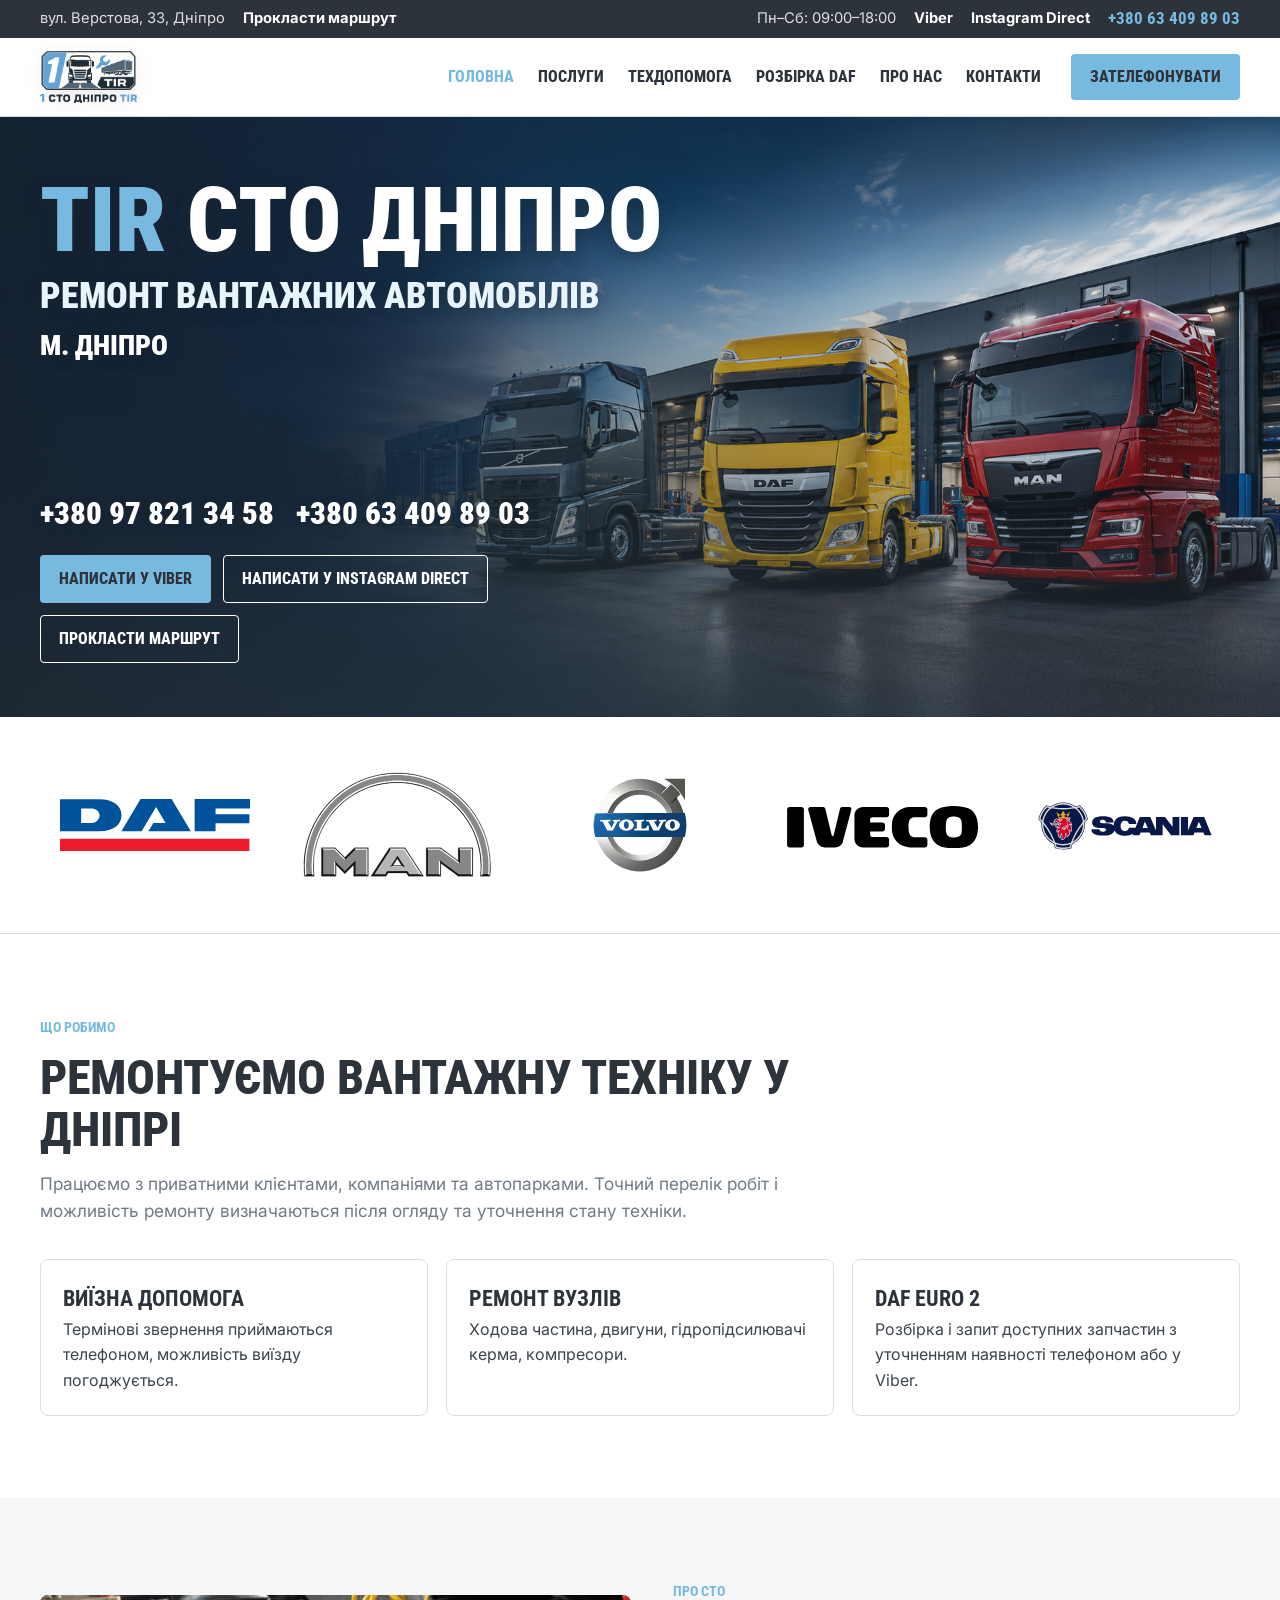
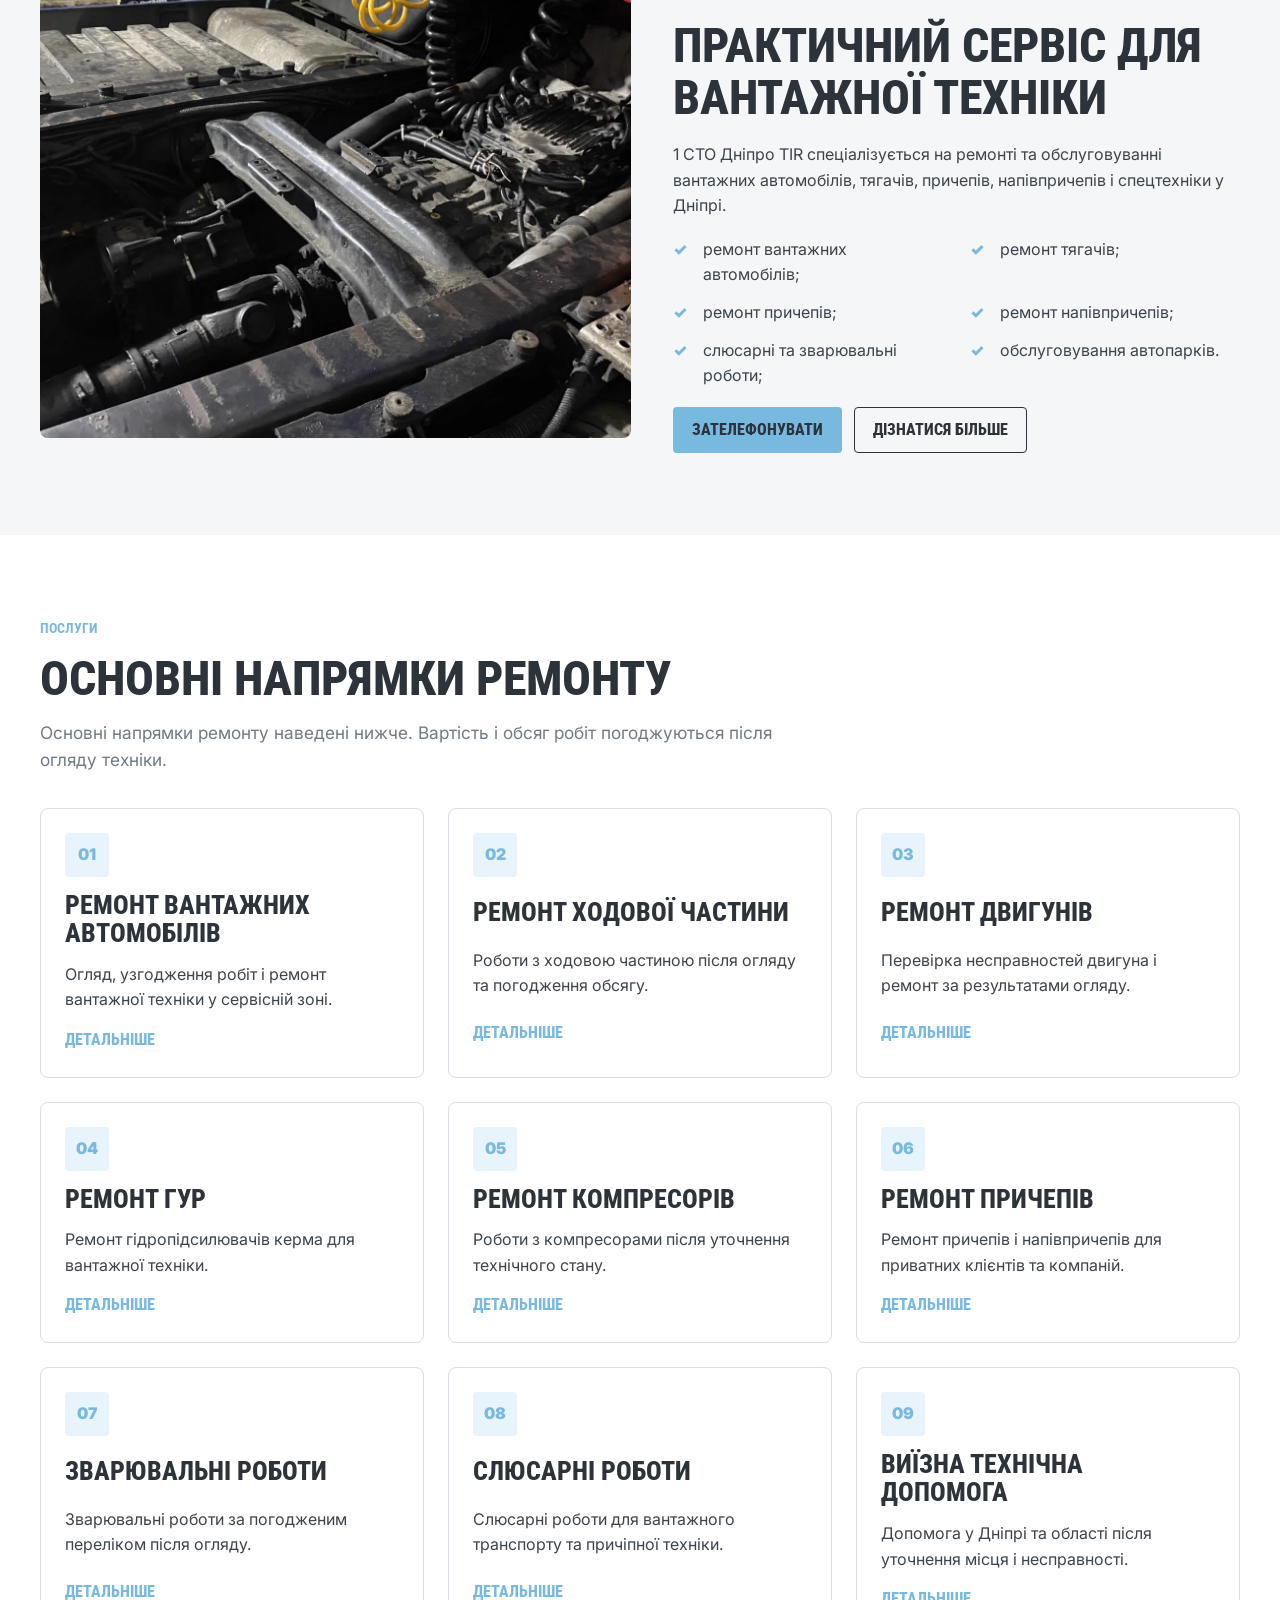
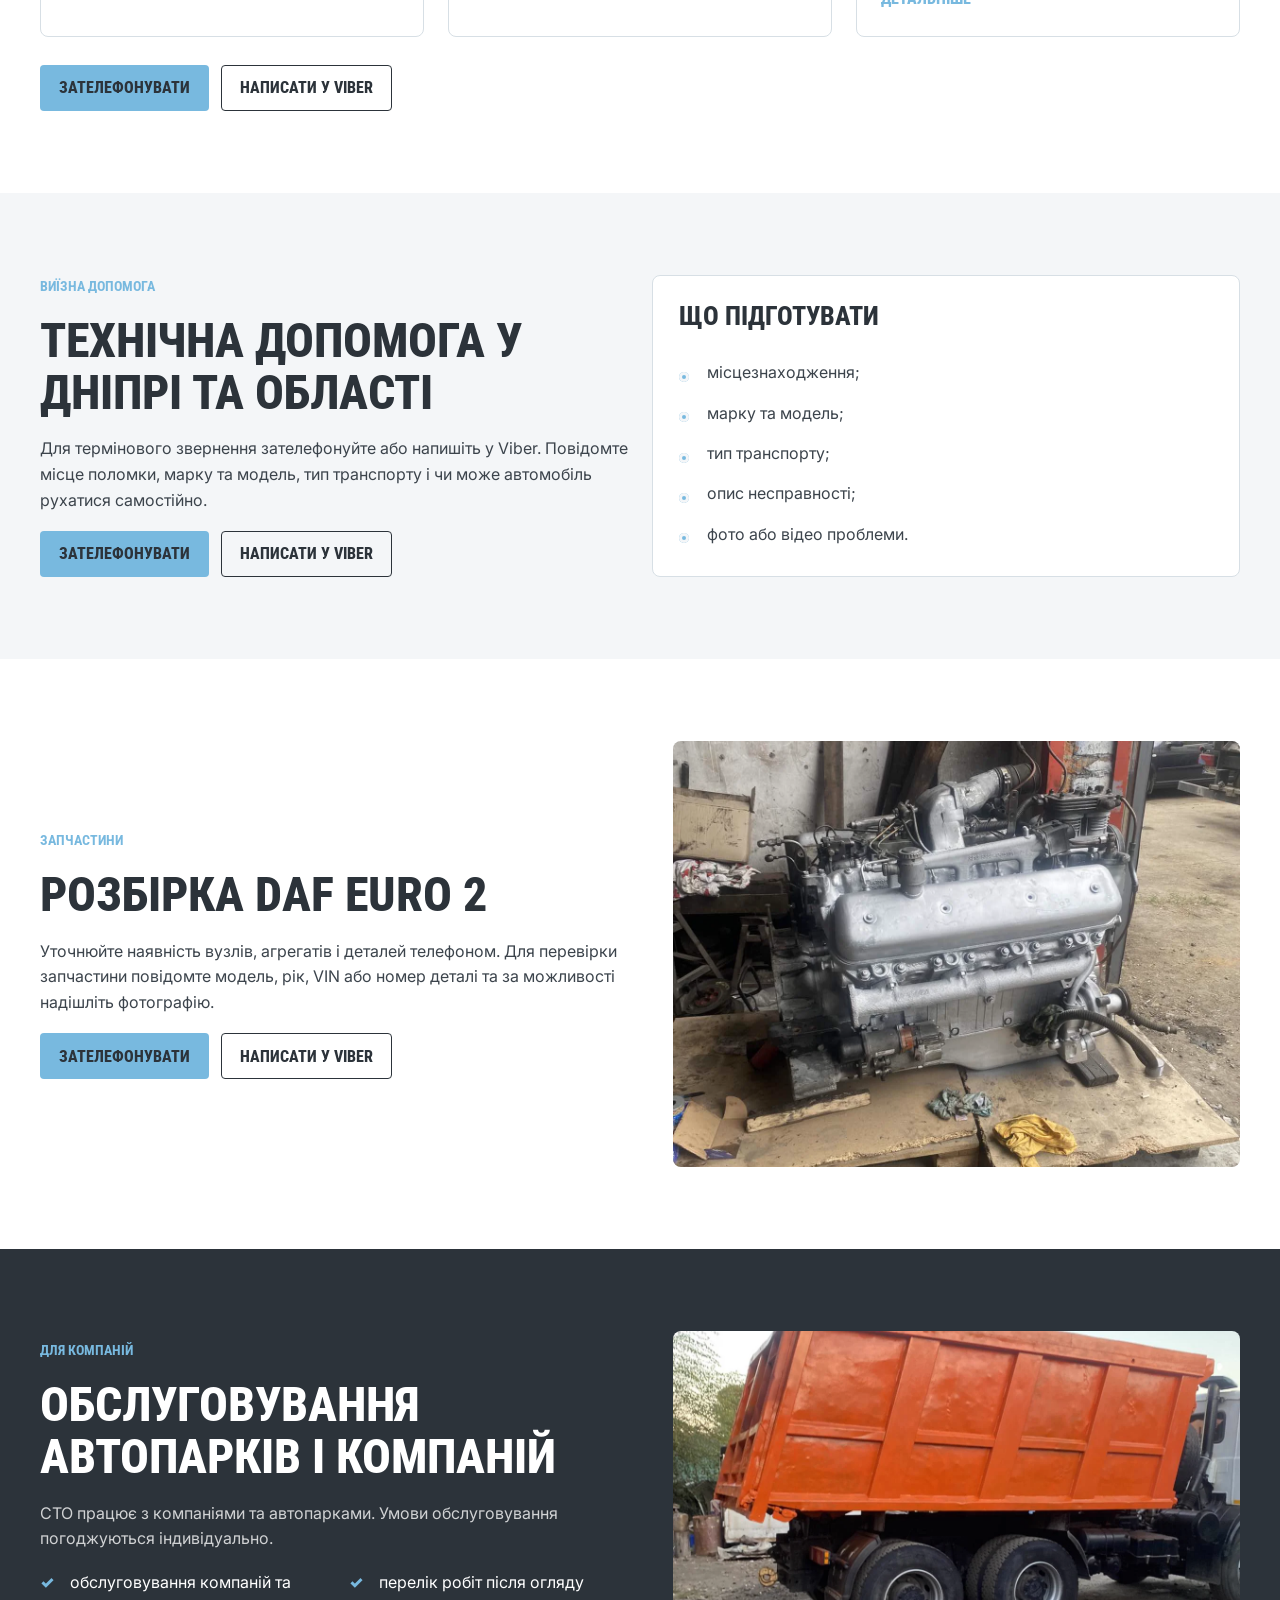
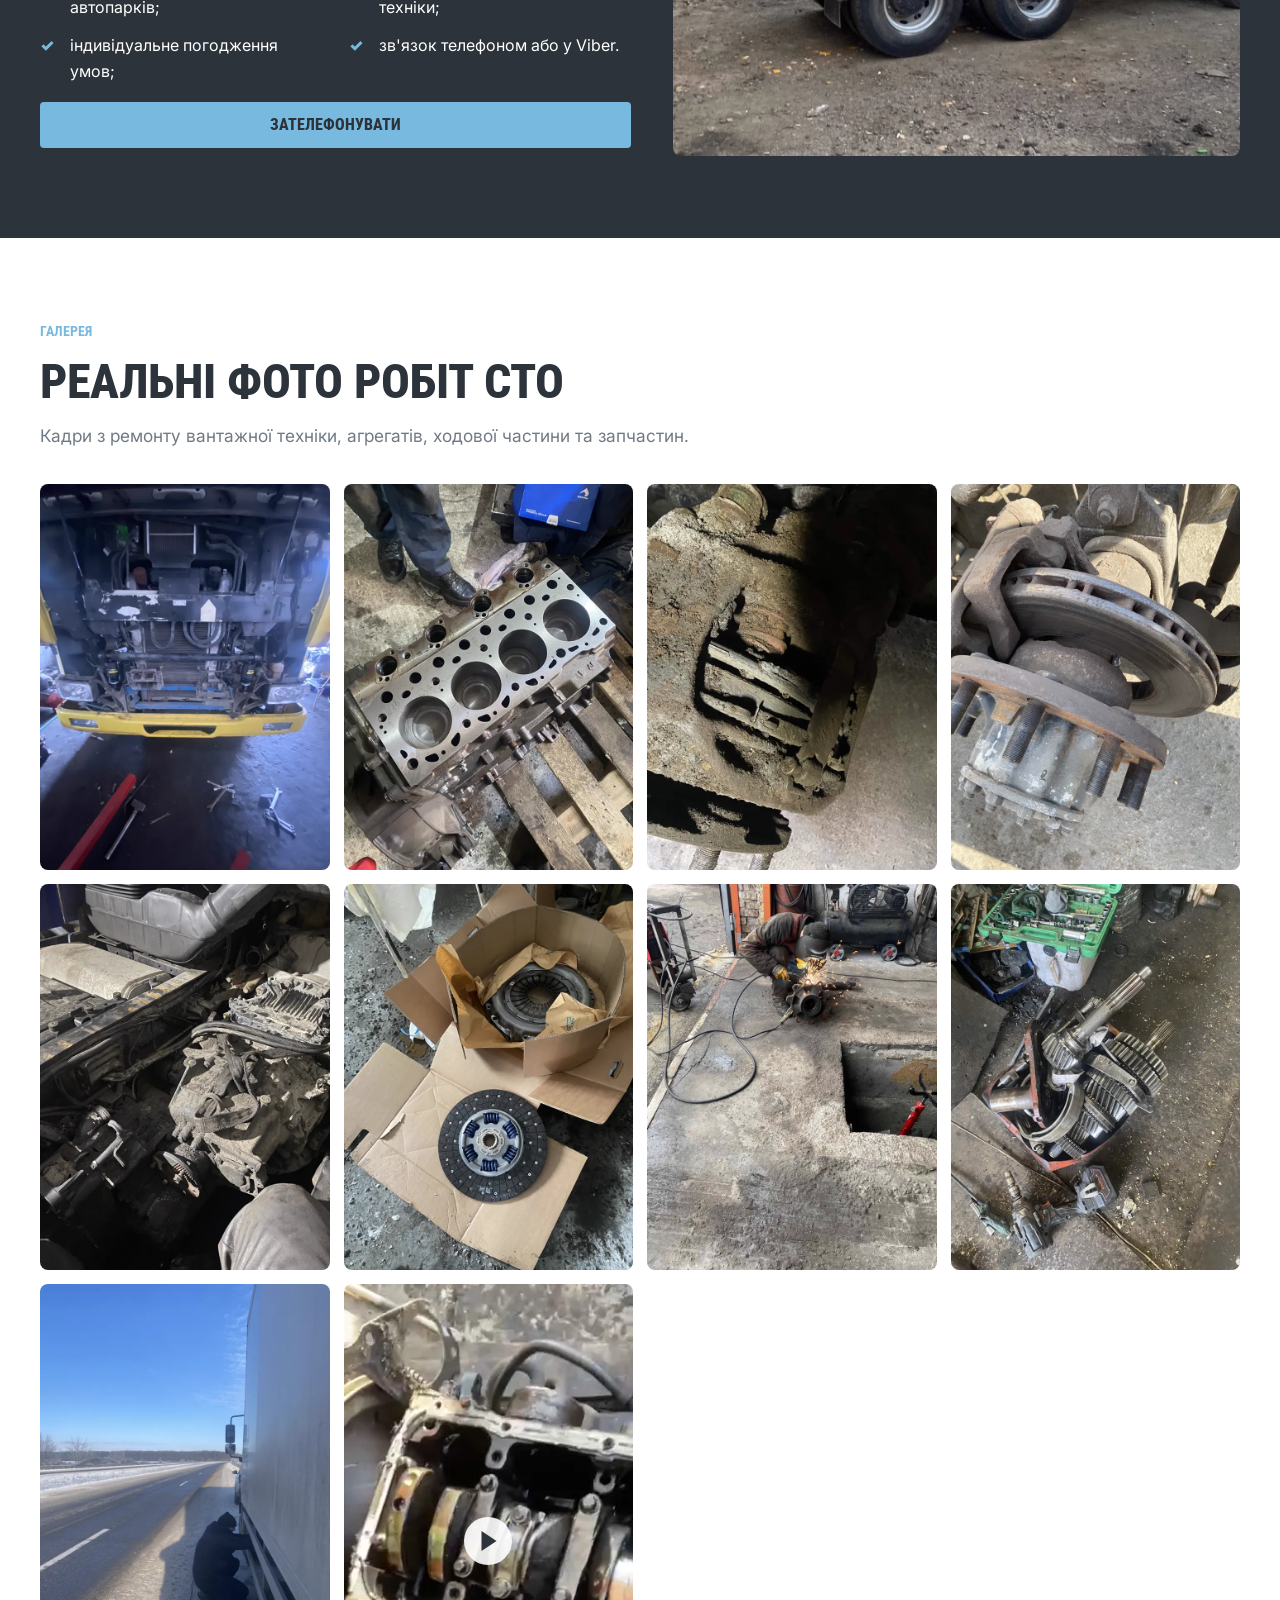
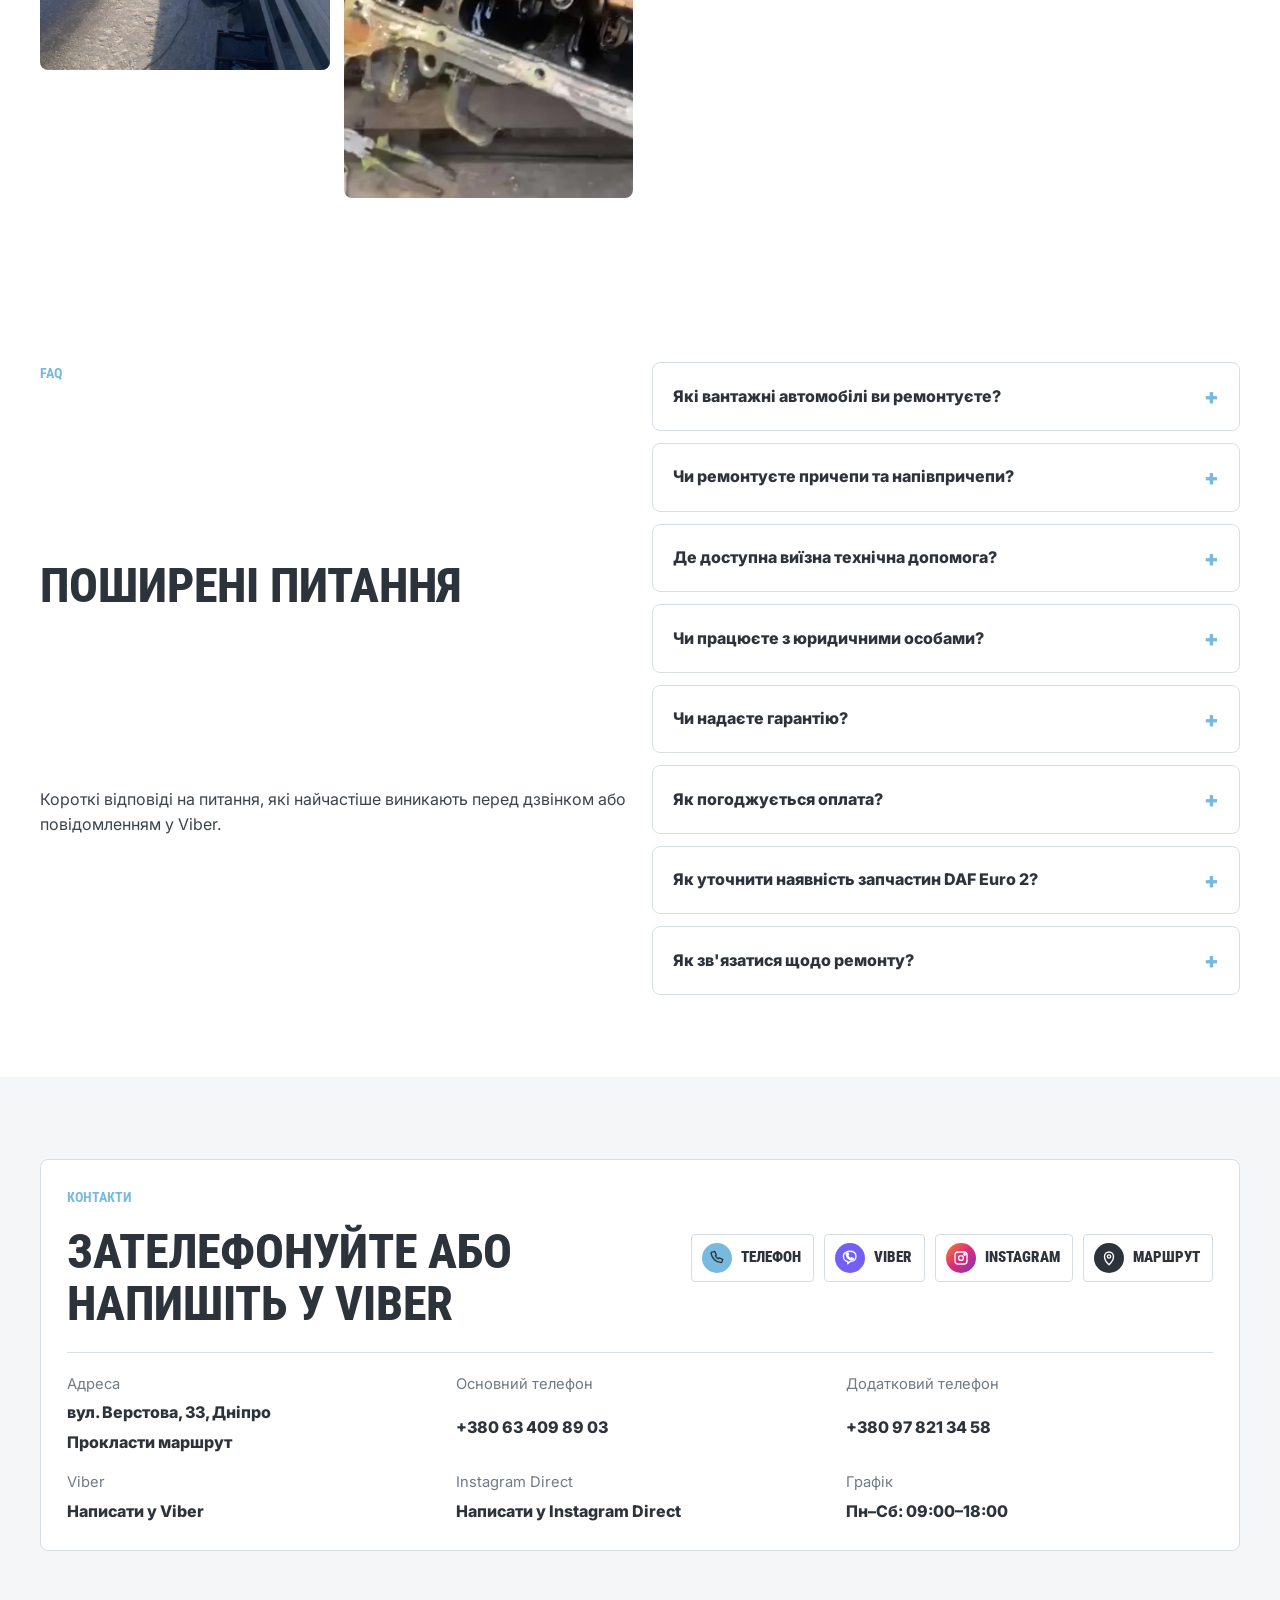
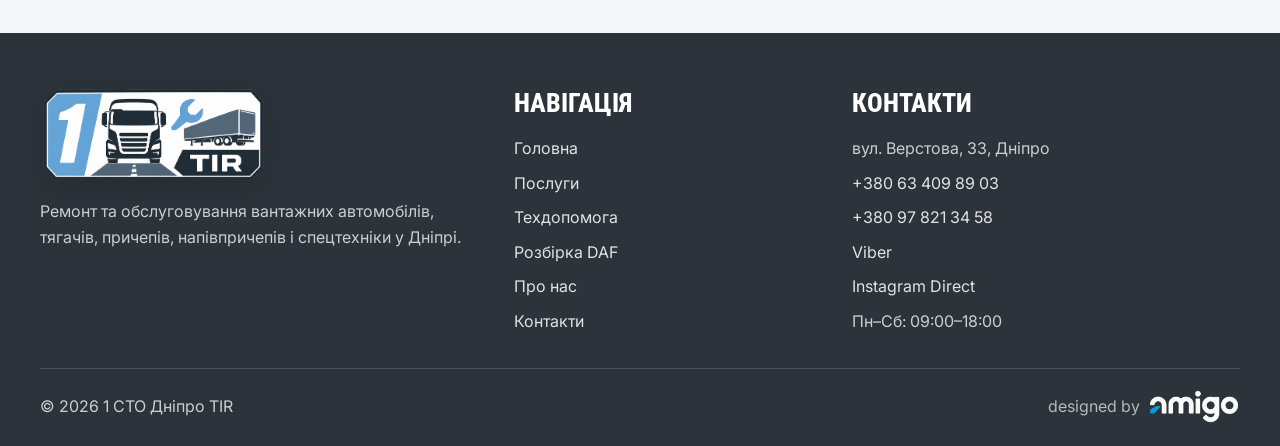
<file: index.html>
<!doctype html>
<html lang="uk">
<head>
  <meta charset="utf-8">
  <meta name="viewport" content="width=device-width, initial-scale=1">
  <title>Вантажне СТО у Дніпрі — ремонт вантажівок | 1 СТО Дніпро TIR</title>
  <meta name="description" content="Ремонт вантажівок, тягачів, причепів і напівпричепів у Дніпрі. Двигуни, ходова, гальма, трансмісія та виїзна технічна допомога.">
  <meta name="robots" content="index, follow">
  <link rel="canonical" href="https://1stodniprotir.com.ua/">
  <meta property="og:type" content="website">
  <meta property="og:locale" content="uk_UA">
  <meta property="og:site_name" content="1 СТО Дніпро TIR">
  <meta property="og:title" content="Вантажне СТО у Дніпрі — ремонт вантажівок">
  <meta property="og:description" content="Ремонт вантажівок, тягачів, причепів і напівпричепів у Дніпрі. Двигуни, ходова, гальма, трансмісія та виїзна технічна допомога.">
  <meta property="og:url" content="https://1stodniprotir.com.ua/">
  <meta property="og:image" content="https://1stodniprotir.com.ua/assets/images/hero-truck-service.png">
  <meta name="twitter:card" content="summary_large_image">
  <meta name="twitter:title" content="Вантажне СТО у Дніпрі — ремонт вантажівок">
  <meta name="twitter:description" content="Ремонт вантажівок, тягачів, причепів і напівпричепів у Дніпрі. Двигуни, ходова, гальма, трансмісія та виїзна технічна допомога.">
  <meta name="twitter:image" content="https://1stodniprotir.com.ua/assets/images/hero-truck-service.png">
  <link rel="icon" href="assets/icons/favicon.svg" type="image/svg+xml">
  <link rel="manifest" href="site.webmanifest">
  <link rel="preconnect" href="https://fonts.googleapis.com">
  <link rel="preconnect" href="https://fonts.gstatic.com" crossorigin>
  <link href="https://fonts.googleapis.com/css2?family=Inter:wght@400;600;700;800&family=Roboto+Condensed:wght@700;800;900&display=swap" rel="stylesheet">
  <link rel="stylesheet" href="assets/css/reset.css">
  <link rel="stylesheet" href="assets/css/variables.css">
  <link rel="stylesheet" href="assets/css/base.css">
  <link rel="stylesheet" href="assets/css/components.css">
  <link rel="stylesheet" href="assets/css/pages.css">
  <link rel="stylesheet" href="assets/css/responsive.css">
  <script type="module" src="assets/js/main.js"></script>
  <script type="application/ld+json">
  {
    "@context": "https://schema.org",
    "@graph": [
      {
        "@type": ["AutoRepair", "LocalBusiness"],
        "@id": "https://1stodniprotir.com.ua/#business",
        "name": "1 СТО Дніпро TIR",
        "url": "https://1stodniprotir.com.ua/",
        "logo": "https://1stodniprotir.com.ua/assets/images/logo.png",
        "image": "https://1stodniprotir.com.ua/assets/images/hero-truck-service.png",
        "telephone": ["+380634098903", "+380978213458"],
        "address": {
          "@type": "PostalAddress",
          "streetAddress": "вул. Верстова, 33",
          "addressLocality": "Дніпро",
          "addressCountry": "UA"
        },
        "openingHoursSpecification": [
          {
            "@type": "OpeningHoursSpecification",
            "dayOfWeek": ["Monday", "Tuesday", "Wednesday", "Thursday", "Friday", "Saturday"],
            "opens": "09:00",
            "closes": "18:00"
          }
        ],
        "areaServed": ["Дніпро", "Дніпропетровська область"],
        "contactPoint": [
          {
            "@type": "ContactPoint",
            "telephone": "+380634098903",
            "contactType": "Телефон",
            "areaServed": "UA",
            "availableLanguage": "uk"
          },
          {
            "@type": "ContactPoint",
            "telephone": "+380634098903",
            "contactType": "Viber",
            "areaServed": "UA",
            "availableLanguage": "uk"
          }
        ],
        "sameAs": [
          "https://www.instagram.com/tiriuzik?igsh=MTF5NTU0MGwyM3h6bw%3D%3D&utm_source=qr"
        ]
      },
      {
        "@type": "WebSite",
        "@id": "https://1stodniprotir.com.ua/#website",
        "url": "https://1stodniprotir.com.ua/",
        "name": "1 СТО Дніпро TIR",
        "inLanguage": "uk",
        "publisher": {
          "@id": "https://1stodniprotir.com.ua/#business"
        }
      },
      {
        "@type": "WebPage",
        "@id": "https://1stodniprotir.com.ua/#webpage",
        "url": "https://1stodniprotir.com.ua/",
        "name": "Вантажне СТО у Дніпрі — ремонт вантажівок",
        "description": "Ремонт вантажівок, тягачів, причепів і напівпричепів у Дніпрі. Двигуни, ходова, гальма, трансмісія та виїзна технічна допомога.",
        "isPartOf": {
          "@id": "https://1stodniprotir.com.ua/#website"
        },
        "about": {
          "@id": "https://1stodniprotir.com.ua/#business"
        },
        "inLanguage": "uk"
      },
      {
        "@type": "Service",
        "@id": "https://1stodniprotir.com.ua/#truck-repair-service",
        "name": "Ремонт вантажівок у Дніпрі",
        "serviceType": "Ремонт вантажної техніки",
        "provider": {
          "@id": "https://1stodniprotir.com.ua/#business"
        },
        "areaServed": ["Дніпро", "Дніпропетровська область"],
        "url": "https://1stodniprotir.com.ua/"
      },
      {
        "@type": "FAQPage",
        "@id": "https://1stodniprotir.com.ua/#faq",
        "mainEntity": [
          {
            "@type": "Question",
            "name": "Які вантажні автомобілі ви ремонтуєте?",
            "acceptedAnswer": {
              "@type": "Answer",
              "text": "Обслуговуємо вантажні автомобілі, тягачі, причепи, напівпричепи і спецтехніку. Основні марки: DAF, MAN, Volvo, Iveco, Scania. Можливість ремонту інших марок уточнюйте телефоном."
            }
          },
          {
            "@type": "Question",
            "name": "Чи ремонтуєте причепи та напівпричепи?",
            "acceptedAnswer": {
              "@type": "Answer",
              "text": "Так, ремонт причепів і напівпричепів входить до підтвердженого переліку послуг."
            }
          },
          {
            "@type": "Question",
            "name": "Де доступна виїзна технічна допомога?",
            "acceptedAnswer": {
              "@type": "Answer",
              "text": "У Дніпрі та Дніпропетровській області. Інші міста розглядаються в окремих випадках після попереднього погодження."
            }
          },
          {
            "@type": "Question",
            "name": "Чи працюєте з юридичними особами?",
            "acceptedAnswer": {
              "@type": "Answer",
              "text": "Так, обслуговування компаній та автопарків погоджується індивідуально телефоном."
            }
          },
          {
            "@type": "Question",
            "name": "Чи надаєте гарантію?",
            "acceptedAnswer": {
              "@type": "Answer",
              "text": "Умови гарантії, якщо вона передбачена для конкретного виду робіт, погоджуються після визначення обсягу ремонту."
            }
          },
          {
            "@type": "Question",
            "name": "Як погоджується оплата?",
            "acceptedAnswer": {
              "@type": "Answer",
              "text": "Спосіб оплати погоджується телефоном після визначення обсягу робіт."
            }
          },
          {
            "@type": "Question",
            "name": "Як уточнити наявність запчастин DAF Euro 2?",
            "acceptedAnswer": {
              "@type": "Answer",
              "text": "Зателефонуйте або надішліть запит із моделлю, роком, VIN, номером деталі та фото, якщо воно є."
            }
          },
          {
            "@type": "Question",
            "name": "Як зв'язатися щодо ремонту?",
            "acceptedAnswer": {
              "@type": "Answer",
              "text": "Зателефонуйте за основним номером, напишіть у Viber або Instagram Direct."
            }
          }
        ]
      }
    ]
  }
  </script>
</head>
<body data-page="home">
  <a class="skip-link" href="#main">Перейти до змісту</a>
  <div class="topbar">
    <div class="container topbar__inner">
      <div class="topbar__group">
        <span data-config="address">вул. Верстова, 33, Дніпро</span>
        <a href="#" data-map-link target="_blank" rel="noopener">Прокласти маршрут</a>
      </div>
      <div class="topbar__group">
        <span data-config="schedule">Пн–Сб: 09:00–18:00</span>
        <a href="#" data-viber-link>Viber</a>
        <span data-optional-instagram><a href="#" data-instagram-link target="_blank" rel="noopener">Instagram Direct</a></span>
        <a class="topbar__phone" href="tel:+380634098903" data-phone-primary>+380 63 409 89 03</a>
      </div>
    </div>
  </div>
  <header class="site-header" data-header>
    <div class="container site-header__inner">
      <a class="site-logo" href="index.html" aria-label="1 СТО Дніпро TIR - головна сторінка"><img class="site-logo__image" src="assets/images/logo.png" alt="1 СТО Дніпро TIR" width="1166" height="627"></a>
      <button class="menu-toggle" type="button" aria-label="Відкрити меню" aria-expanded="false" data-menu-toggle>
        <span class="menu-toggle__lines" aria-hidden="true"></span>
      </button>
      <nav class="site-nav" aria-label="Головна навігація" data-site-nav>
        <ul class="site-nav__list">
          <li><a class="site-nav__link" href="index.html" data-nav-link="home">Головна</a></li>
          <li><a class="site-nav__link" href="poslugy.html" data-nav-link="services">Послуги</a></li>
          <li><a class="site-nav__link" href="vyizdna-tehdopomoga.html" data-nav-link="roadside">Техдопомога</a></li>
          <li><a class="site-nav__link" href="rozbirka-daf.html" data-nav-link="daf">Розбірка DAF</a></li>
          <li><a class="site-nav__link" href="pro-nas.html" data-nav-link="about">Про нас</a></li>
          <li><a class="site-nav__link" href="kontakty.html" data-nav-link="contacts">Контакти</a></li>
        </ul>
        <a class="btn btn--primary" href="tel:+380634098903" data-phone-primary>Зателефонувати</a>
      </nav>
    </div>
  </header>

  <main id="main">
    <section class="hero hero--poster">
      <img class="hero__image" src="assets/images/hero-truck-service.png" width="1774" height="887" alt="Вантажівка у ремонтному боксі СТО у Дніпрі">
      <div class="container hero__content">
        <div class="hero__poster-head">
          <h1 class="hero__brand"><span>TIR</span> СТО ДНІПРО</h1>
          <p class="hero__headline-note">Ремонт вантажних автомобілів</p>
          <strong class="hero__city">м. Дніпро</strong>
        </div>
        <div class="hero__poster-contact">
          <div class="hero__phones">
            <a class="hero__phone" href="tel:+380978213458" data-phone-secondary>+380 97 821 34 58</a>
            <a class="hero__phone" href="tel:+380634098903" data-phone-primary>+380 63 409 89 03</a>
          </div>
          <div class="hero__actions">
            <a class="btn btn--primary" href="#" data-viber-link aria-label="Написати у Viber">Написати у Viber</a>
            <span data-optional-instagram><a class="btn btn--ghost" href="#" data-instagram-link target="_blank" rel="noopener" aria-label="Написати у Instagram Direct">Написати у Instagram Direct</a></span>
            <a class="btn btn--ghost" href="#" data-map-link target="_blank" rel="noopener">Прокласти маршрут</a>
          </div>
        </div>
      </div>
    </section>

    <section class="brand-strip" aria-label="Марки вантажівок">
      <div class="container">
        <div class="brand-strip__inner">
          <div class="brand-strip__item" aria-label="DAF"><img src="assets/images/brands/daf.svg" width="150" height="64" loading="lazy" alt="DAF"></div>
          <div class="brand-strip__item" aria-label="MAN"><img src="assets/images/brands/man.svg" width="150" height="64" loading="lazy" alt="MAN"></div>
          <div class="brand-strip__item" aria-label="Volvo"><img src="assets/images/brands/volvo.svg" width="150" height="64" loading="lazy" alt="Volvo"></div>
          <div class="brand-strip__item" aria-label="Iveco"><img src="assets/images/brands/iveco.svg" width="150" height="64" loading="lazy" alt="Iveco"></div>
          <div class="brand-strip__item" aria-label="Scania"><img src="assets/images/brands/scania.svg" width="150" height="64" loading="lazy" alt="Scania"></div>
        </div>
      </div>
    </section>

    <section class="section">
      <div class="container">
        <div class="section__head reveal">
          <span class="section__eyebrow">Що робимо</span>
          <h2>Ремонтуємо вантажну техніку у Дніпрі</h2>
          <p class="lead">Працюємо з приватними клієнтами, компаніями та автопарками. Точний перелік робіт і можливість ремонту визначаються після огляду та уточнення стану техніки.</p>
        </div>
        <div class="stats-row reveal">
          <div class="stat"><strong>Виїзна допомога</strong><p>Термінові звернення приймаються телефоном, можливість виїзду погоджується.</p></div>
          <div class="stat"><strong>Ремонт вузлів</strong><p>Ходова частина, двигуни, гідропідсилювачі керма, компресори.</p></div>
          <div class="stat"><strong>DAF Euro 2</strong><p>Розбірка і запит доступних запчастин з уточненням наявності телефоном або у Viber.</p></div>
        </div>
      </div>
    </section>

    <section class="section section--light">
      <div class="container media-block">
        <div class="media-block__image reveal">
          <img src="assets/images/real/full/truck-service-01.webp" width="1200" height="1600" loading="lazy" alt="Ремонт вантажівки у сервісній зоні СТО у Дніпрі">
        </div>
        <div class="stack reveal">
          <span class="section__eyebrow">Про СТО</span>
          <h2>Практичний сервіс для вантажної техніки</h2>
          <p>1 СТО Дніпро TIR спеціалізується на ремонті та обслуговуванні вантажних автомобілів, тягачів, причепів, напівпричепів і спецтехніки у Дніпрі.</p>
          <ul class="check-list">
            <li>ремонт вантажних автомобілів;</li>
            <li>ремонт тягачів;</li>
            <li>ремонт причепів;</li>
            <li>ремонт напівпричепів;</li>
            <li>слюсарні та зварювальні роботи;</li>
            <li>обслуговування автопарків.</li>
          </ul>
          <div class="cta-row">
            <a class="btn btn--primary" href="tel:+380634098903" data-phone-primary>Зателефонувати</a>
            <a class="btn btn--ghost" href="pro-nas.html">Дізнатися більше</a>
          </div>
        </div>
      </div>
    </section>

    <section class="section">
      <div class="container">
        <div class="section__head reveal">
          <span class="section__eyebrow">Послуги</span>
          <h2>Основні напрямки ремонту</h2>
          <p class="lead">Основні напрямки ремонту наведені нижче. Вартість і обсяг робіт погоджуються після огляду техніки.</p>
        </div>
        <div class="grid grid--3 reveal">
          <article class="card"><span class="card__icon">01</span><h3>Ремонт вантажних автомобілів</h3><p>Огляд, узгодження робіт і ремонт вантажної техніки у сервісній зоні.</p><a href="poslugy.html" aria-label="Детальніше про ремонт вантажних автомобілів">Детальніше</a></article>
          <article class="card"><span class="card__icon">02</span><h3>Ремонт ходової частини</h3><p>Роботи з ходовою частиною після огляду та погодження обсягу.</p><a href="poslugy.html" aria-label="Детальніше про ремонт ходової частини">Детальніше</a></article>
          <article class="card"><span class="card__icon">03</span><h3>Ремонт двигунів</h3><p>Перевірка несправностей двигуна і ремонт за результатами огляду.</p><a href="poslugy.html" aria-label="Детальніше про ремонт двигунів">Детальніше</a></article>
          <article class="card"><span class="card__icon">04</span><h3>Ремонт ГУР</h3><p>Ремонт гідропідсилювачів керма для вантажної техніки.</p><a href="poslugy.html" aria-label="Детальніше про ремонт ГУР вантажівок">Детальніше</a></article>
          <article class="card"><span class="card__icon">05</span><h3>Ремонт компресорів</h3><p>Роботи з компресорами після уточнення технічного стану.</p><a href="poslugy.html" aria-label="Детальніше про ремонт компресорів">Детальніше</a></article>
          <article class="card"><span class="card__icon">06</span><h3>Ремонт причепів</h3><p>Ремонт причепів і напівпричепів для приватних клієнтів та компаній.</p><a href="poslugy.html" aria-label="Детальніше про ремонт причепів і напівпричепів">Детальніше</a></article>
          <article class="card"><span class="card__icon">07</span><h3>Зварювальні роботи</h3><p>Зварювальні роботи за погодженим переліком після огляду.</p><a href="poslugy.html" aria-label="Детальніше про зварювальні роботи">Детальніше</a></article>
          <article class="card"><span class="card__icon">08</span><h3>Слюсарні роботи</h3><p>Слюсарні роботи для вантажного транспорту та причіпної техніки.</p><a href="poslugy.html" aria-label="Детальніше про слюсарні роботи">Детальніше</a></article>
          <article class="card"><span class="card__icon">09</span><h3>Виїзна технічна допомога</h3><p>Допомога у Дніпрі та області після уточнення місця і несправності.</p><a href="vyizdna-tehdopomoga.html" aria-label="Детальніше про виїзну технічну допомогу">Детальніше</a></article>
        </div>
        <div class="cta-row section-cta">
          <a class="btn btn--primary" href="tel:+380634098903" data-phone-primary>Зателефонувати</a>
          <a class="btn btn--ghost" href="#" data-viber-link>Написати у Viber</a>
        </div>
      </div>
    </section>

    <section class="section section--light">
      <div class="container grid grid--2">
        <div class="stack reveal">
          <span class="section__eyebrow">Виїзна допомога</span>
          <h2>Технічна допомога у Дніпрі та області</h2>
          <p>Для термінового звернення зателефонуйте або напишіть у Viber. Повідомте місце поломки, марку та модель, тип транспорту і чи може автомобіль рухатися самостійно.</p>
          <div class="cta-row">
            <a class="btn btn--primary" href="tel:+380634098903" data-phone-primary>Зателефонувати</a>
            <a class="btn btn--ghost" href="#" data-viber-link>Написати у Viber</a>
          </div>
        </div>
        <div class="contacts-panel reveal">
          <h3>Що підготувати</h3>
          <ul class="text-list">
            <li>місцезнаходження;</li>
            <li>марку та модель;</li>
            <li>тип транспорту;</li>
            <li>опис несправності;</li>
            <li>фото або відео проблеми.</li>
          </ul>
        </div>
      </div>
    </section>

    <section class="section">
      <div class="container media-block">
        <div class="stack reveal">
          <span class="section__eyebrow">Запчастини</span>
          <h2>Розбірка DAF Euro 2</h2>
          <p>Уточнюйте наявність вузлів, агрегатів і деталей телефоном. Для перевірки запчастини повідомте модель, рік, VIN або номер деталі та за можливості надішліть фотографію.</p>
          <div class="cta-row">
            <a class="btn btn--primary" href="tel:+380634098903" data-phone-primary>Зателефонувати</a>
            <a class="btn btn--ghost" href="#" data-viber-link>Написати у Viber</a>
          </div>
        </div>
        <div class="media-block__image reveal">
          <img src="assets/images/real/full/daf-parts-01.webp" width="1200" height="1600" loading="lazy" alt="Двигун та агрегати DAF Euro 2 для розбірки">
        </div>
      </div>
    </section>

    <section class="section section--dark">
      <div class="container media-block">
        <div class="stack reveal">
          <span class="section__eyebrow">Для компаній</span>
          <h2>Обслуговування автопарків і компаній</h2>
          <p>СТО працює з компаніями та автопарками. Умови обслуговування погоджуються індивідуально.</p>
          <ul class="check-list">
            <li>обслуговування компаній та автопарків;</li>
            <li>перелік робіт після огляду техніки;</li>
            <li>індивідуальне погодження умов;</li>
            <li>зв'язок телефоном або у Viber.</li>
          </ul>
          <a class="btn btn--primary" href="tel:+380634098903" data-phone-primary>Зателефонувати</a>
        </div>
        <div class="media-block__image reveal">
          <img src="assets/images/real/full/truck-yard-01.webp" width="1200" height="1600" loading="lazy" alt="Вантажний автомобіль на території СТО у Дніпрі">
        </div>
      </div>
    </section>

    <section class="section">
      <div class="container">
        <div class="section__head reveal">
          <span class="section__eyebrow">Галерея</span>
          <h2>Реальні фото робіт СТО</h2>
          <p class="lead">Кадри з ремонту вантажної техніки, агрегатів, ходової частини та запчастин.</p>
        </div>
        <div class="gallery reveal">
          <button class="gallery__button" type="button" data-lightbox-src="assets/images/real/full/truck-service-02.webp" data-lightbox-alt="Вантажівка з відкритою передньою частиною на ремонті" aria-label="Відкрити фото ремонту вантажівки"><img src="assets/images/real/thumbs/truck-service-02.webp" width="700" height="934" loading="lazy" alt="Вантажівка з відкритою передньою частиною на ремонті"></button>
          <button class="gallery__button" type="button" data-lightbox-src="assets/images/real/full/truck-engine-repair-01.webp" data-lightbox-alt="Ремонт блока двигуна вантажного автомобіля" aria-label="Відкрити фото ремонту двигуна"><img src="assets/images/real/thumbs/truck-engine-repair-01.webp" width="700" height="934" loading="lazy" alt="Ремонт блока двигуна вантажного автомобіля"></button>
          <button class="gallery__button" type="button" data-lightbox-src="assets/images/real/full/truck-brake-repair-01.webp" data-lightbox-alt="Гальмівний супорт вантажного автомобіля" aria-label="Відкрити фото гальмівного вузла"><img src="assets/images/real/thumbs/truck-brake-repair-01.webp" width="700" height="934" loading="lazy" alt="Гальмівний супорт вантажного автомобіля"></button>
          <button class="gallery__button" type="button" data-lightbox-src="assets/images/real/full/truck-suspension-repair-01.webp" data-lightbox-alt="Гальмівний диск і маточина вантажного автомобіля" aria-label="Відкрити фото ремонту ходової частини"><img src="assets/images/real/thumbs/truck-suspension-repair-01.webp" width="700" height="934" loading="lazy" alt="Гальмівний диск і маточина вантажного автомобіля"></button>
          <button class="gallery__button" type="button" data-lightbox-src="assets/images/real/full/truck-transmission-repair-01.webp" data-lightbox-alt="Коробка передач вантажного автомобіля під час ремонту" aria-label="Відкрити фото ремонту трансмісії"><img src="assets/images/real/thumbs/truck-transmission-repair-01.webp" width="700" height="934" loading="lazy" alt="Коробка передач вантажного автомобіля під час ремонту"></button>
          <button class="gallery__button" type="button" data-lightbox-src="assets/images/real/full/truck-clutch-parts-01.webp" data-lightbox-alt="Деталі зчеплення вантажного автомобіля" aria-label="Відкрити фото деталей зчеплення"><img src="assets/images/real/thumbs/truck-clutch-parts-01.webp" width="700" height="934" loading="lazy" alt="Деталі зчеплення вантажного автомобіля"></button>
          <button class="gallery__button" type="button" data-lightbox-src="assets/images/real/full/truck-welding-repair-01.webp" data-lightbox-alt="Зварювальні роботи під час ремонту вантажної техніки" aria-label="Відкрити фото зварювальних робіт"><img src="assets/images/real/thumbs/truck-welding-repair-01.webp" width="700" height="934" loading="lazy" alt="Зварювальні роботи під час ремонту вантажної техніки"></button>
          <button class="gallery__button" type="button" data-lightbox-src="assets/images/real/full/truck-spare-parts-02.webp" data-lightbox-alt="Агрегати та запчастини вантажної техніки" aria-label="Відкрити фото запчастин"><img src="assets/images/real/thumbs/truck-spare-parts-02.webp" width="700" height="934" loading="lazy" alt="Агрегати та запчастини вантажної техніки"></button>
          <button class="gallery__button" type="button" data-lightbox-src="assets/images/real/full/roadside-support-01.webp" data-lightbox-alt="Вантажівка на дорозі під час виїзної технічної допомоги" aria-label="Відкрити фото виїзної технічної допомоги"><img src="assets/images/real/thumbs/roadside-support-01.webp" width="700" height="934" loading="lazy" alt="Вантажівка на дорозі під час виїзної технічної допомоги"></button>
          <button class="gallery__button gallery__button--tall gallery__button--video" type="button" data-lightbox-type="video" data-lightbox-src="assets/videos/real/truck-engine-repair-video-01.mp4" data-lightbox-alt="Відео ремонту двигуна вантажного автомобіля" aria-label="Відкрити відео ремонту двигуна"><img src="assets/images/real/thumbs/truck-engine-repair-video-01.webp" width="320" height="568" loading="lazy" alt="Відео ремонту двигуна вантажного автомобіля"><span class="gallery__play" aria-hidden="true"></span></button>
        </div>
      </div>
    </section>

    <section class="section">
      <div class="container grid grid--2">
        <div class="stack reveal">
          <span class="section__eyebrow">FAQ</span>
          <h2>Поширені питання</h2>
          <p>Короткі відповіді на питання, які найчастіше виникають перед дзвінком або повідомленням у Viber.</p>
        </div>
        <div class="faq reveal" data-faq>
          <div class="faq__item"><button class="faq__button" type="button" data-faq-button>Які вантажні автомобілі ви ремонтуєте?</button><div class="faq__panel"><div class="faq__content"><p>Обслуговуємо вантажні автомобілі, тягачі, причепи, напівпричепи і спецтехніку. Основні марки: DAF, MAN, Volvo, Iveco, Scania. Можливість ремонту інших марок уточнюйте телефоном.</p></div></div></div>
          <div class="faq__item"><button class="faq__button" type="button" data-faq-button>Чи ремонтуєте причепи та напівпричепи?</button><div class="faq__panel"><div class="faq__content"><p>Так, ремонт причепів і напівпричепів входить до підтвердженого переліку послуг.</p></div></div></div>
          <div class="faq__item"><button class="faq__button" type="button" data-faq-button>Де доступна виїзна технічна допомога?</button><div class="faq__panel"><div class="faq__content"><p>У Дніпрі та Дніпропетровській області. Інші міста розглядаються в окремих випадках після попереднього погодження.</p></div></div></div>
          <div class="faq__item"><button class="faq__button" type="button" data-faq-button>Чи працюєте з юридичними особами?</button><div class="faq__panel"><div class="faq__content"><p>Так, обслуговування компаній та автопарків погоджується індивідуально телефоном.</p></div></div></div>
          <div class="faq__item"><button class="faq__button" type="button" data-faq-button>Чи надаєте гарантію?</button><div class="faq__panel"><div class="faq__content"><p>Умови гарантії, якщо вона передбачена для конкретного виду робіт, погоджуються після визначення обсягу ремонту.</p></div></div></div>
          <div class="faq__item"><button class="faq__button" type="button" data-faq-button>Як погоджується оплата?</button><div class="faq__panel"><div class="faq__content"><p>Спосіб оплати погоджується телефоном після визначення обсягу робіт.</p></div></div></div>
          <div class="faq__item"><button class="faq__button" type="button" data-faq-button>Як уточнити наявність запчастин DAF Euro 2?</button><div class="faq__panel"><div class="faq__content"><p>Зателефонуйте або надішліть запит із моделлю, роком, VIN, номером деталі та фото, якщо воно є.</p></div></div></div>
          <div class="faq__item"><button class="faq__button" type="button" data-faq-button>Як зв'язатися щодо ремонту?</button><div class="faq__panel"><div class="faq__content"><p>Зателефонуйте за основним номером, напишіть у Viber або Instagram Direct.</p></div></div></div>
        </div>
      </div>
    </section>

    <section class="section section--light" id="contacts">
      <div class="container">
        <div class="contacts-panel contacts-panel--compact reveal">
          <div class="contacts-panel__main">
            <div class="stack">
              <span class="section__eyebrow">Контакти</span>
              <h2>Зателефонуйте або напишіть у Viber</h2>
            </div>
            <div class="contact-actions" role="group" aria-label="Швидкі дії">
              <a class="contact-action contact-action--phone" href="tel:+380634098903" data-phone-primary>
                <span class="contact-action__icon" aria-hidden="true"><svg viewBox="0 0 24 24" focusable="false"><path d="M6.7 3.8 9 3.2l2.1 4.8-1.4 1c.9 1.8 2.3 3.2 4.1 4.1l1-1.4 4.8 2.1-.6 2.3c-.3 1.2-1.4 2-2.6 1.8C10.3 17.2 5 11.9 4.2 5.8 4 4.6 4.8 4.1 6.7 3.8Z"/></svg></span>
                <span>Телефон</span>
              </a>
              <a class="contact-action contact-action--viber" href="#" data-viber-link>
                <span class="contact-action__icon" aria-hidden="true"><svg viewBox="0 0 24 24" focusable="false"><path d="M6.4 4.4C7.9 3.5 9.8 3 12 3s4.1.5 5.6 1.4C19.2 5.4 20 7 20 9.5c0 2.7-.9 4.6-2.7 5.8-1.3.9-3 1.3-5.1 1.4l-3.2 3v-3.2c-1.3-.2-2.4-.6-3.2-1.2C4 14.1 3.2 12.2 3.2 9.5c0-2.5.8-4.1 3.2-5.1Z"/><path d="M8.7 7.4c.4 2.8 2.1 4.7 4.9 5.4l1-1.1 2.1 1c-.3 1.3-1.4 2.1-2.9 1.8-3.4-.7-5.8-3.1-6.6-6.5-.3-1.5.5-2.6 1.8-2.9l1 2.1-1.3 1.2Z"/></svg></span>
                <span>Viber</span>
              </a>
              <a class="contact-action contact-action--instagram" href="#" data-instagram-link data-optional-instagram target="_blank" rel="noopener">
                <span class="contact-action__icon" aria-hidden="true"><svg viewBox="0 0 24 24" focusable="false"><rect x="4" y="4" width="16" height="16" rx="4"/><circle cx="12" cy="12" r="3.25"/><circle cx="16.7" cy="7.3" r="1"/></svg></span>
                <span>Instagram</span>
              </a>
              <a class="contact-action contact-action--map" href="#" data-map-link target="_blank" rel="noopener">
                <span class="contact-action__icon" aria-hidden="true"><svg viewBox="0 0 24 24" focusable="false"><path d="M12 21s6-5.4 6-11a6 6 0 0 0-12 0c0 5.6 6 11 6 11Z"/><circle cx="12" cy="10" r="2.2"/></svg></span>
                <span>Маршрут</span>
              </a>
            </div>
          </div>
          <div class="contacts-panel__details">
            <div class="contact-line"><span>Адреса</span><strong data-config="address">вул. Верстова, 33, Дніпро</strong><a href="#" data-map-link target="_blank" rel="noopener">Прокласти маршрут</a></div>
            <div class="contact-line"><span>Основний телефон</span><a href="tel:+380634098903" data-phone-primary>+380 63 409 89 03</a></div>
            <div class="contact-line"><span>Додатковий телефон</span><a href="tel:+380978213458" data-phone-secondary>+380 97 821 34 58</a></div>
            <div class="contact-line"><span>Viber</span><a href="#" data-viber-link>Написати у Viber</a></div>
            <div class="contact-line" data-optional-instagram><span>Instagram Direct</span><a href="#" data-instagram-link target="_blank" rel="noopener">Написати у Instagram Direct</a></div>
            <div class="contact-line"><span>Графік</span><strong data-config="schedule">Пн–Сб: 09:00–18:00</strong></div>
          </div>
        </div>
      </div>
    </section>
  </main>

  <footer class="site-footer">
    <div class="container">
      <div class="site-footer__grid">
        <div class="stack">
          <a class="footer-logo" href="index.html" aria-label="1 СТО Дніпро TIR - головна сторінка"><img class="footer-logo__image" src="assets/images/logo-footer.png" alt="1 СТО Дніпро TIR" width="1166" height="627" loading="lazy"></a>
          <p>Ремонт та обслуговування вантажних автомобілів, тягачів, причепів, напівпричепів і спецтехніки у Дніпрі.</p>
        </div>
        <div class="stack"><h3>Навігація</h3><ul class="footer-list"><li><a href="index.html">Головна</a></li><li><a href="poslugy.html">Послуги</a></li><li><a href="vyizdna-tehdopomoga.html">Техдопомога</a></li><li><a href="rozbirka-daf.html">Розбірка DAF</a></li><li><a href="pro-nas.html">Про нас</a></li><li><a href="kontakty.html">Контакти</a></li></ul></div>
        
        <div class="stack"><h3>Контакти</h3><ul class="footer-list"><li data-config="address">вул. Верстова, 33, Дніпро</li><li><a href="tel:+380634098903" data-phone-primary>+380 63 409 89 03</a></li><li><a href="tel:+380978213458" data-phone-secondary>+380 97 821 34 58</a></li><li><a href="#" data-viber-link>Viber</a></li><li data-optional-instagram><a href="#" data-instagram-link target="_blank" rel="noopener">Instagram Direct</a></li><li data-config="schedule">Пн–Сб: 09:00–18:00</li></ul></div>
      </div>
      <div class="site-footer__bottom">
        <span>© <span data-current-year></span> 1 СТО Дніпро TIR</span>
        <a class="site-footer__credit" href="https://amigostudio.pl/uk/" target="_blank" rel="noopener" aria-label="Designed by AMIGO">
          <span>designed by</span>
          <img class="site-footer__credit-logo" src="assets/images/amigo-logo.png" width="628" height="238" loading="lazy" alt="AMIGO">
        </a>
      </div>
    </div>
  </footer>

  <nav class="mobile-actions" aria-label="Швидкі дії">
    <a href="tel:+380634098903" data-phone-primary><span class="mobile-actions__icon" aria-hidden="true"><svg viewBox="0 0 24 24" focusable="false"><path d="M6.7 3.8 9 3.2l2.1 4.8-1.4 1c.9 1.8 2.3 3.2 4.1 4.1l1-1.4 4.8 2.1-.6 2.3c-.3 1.2-1.4 2-2.6 1.8C10.3 17.2 5 11.9 4.2 5.8 4 4.6 4.8 4.1 6.7 3.8Z"/></svg></span><span>Дзвінок</span></a>
    <a href="#" data-viber-link><span class="mobile-actions__icon" aria-hidden="true"><svg viewBox="0 0 24 24" focusable="false"><path d="M6.4 4.4C7.9 3.5 9.8 3 12 3s4.1.5 5.6 1.4C19.2 5.4 20 7 20 9.5c0 2.7-.9 4.6-2.7 5.8-1.3.9-3 1.3-5.1 1.4l-3.2 3v-3.2c-1.3-.2-2.4-.6-3.2-1.2C4 14.1 3.2 12.2 3.2 9.5c0-2.5.8-4.1 3.2-5.1Z"/><path d="M8.7 7.4c.4 2.8 2.1 4.7 4.9 5.4l1-1.1 2.1 1c-.3 1.3-1.4 2.1-2.9 1.8-3.4-.7-5.8-3.1-6.6-6.5-.3-1.5.5-2.6 1.8-2.9l1 2.1-1.3 1.2Z"/></svg></span><span>Viber</span></a>
    <a href="#" data-instagram-link data-optional-instagram target="_blank" rel="noopener"><span class="mobile-actions__icon" aria-hidden="true"><svg viewBox="0 0 24 24" focusable="false"><rect x="4" y="4" width="16" height="16" rx="4"/><circle cx="12" cy="12" r="3.25"/><circle cx="16.7" cy="7.3" r="1"/></svg></span><span>Instagram</span></a>
  </nav>
  <button class="top-link" type="button" data-scroll-top aria-label="Повернутися нагору">↑</button>
</body>
</html>
</file>
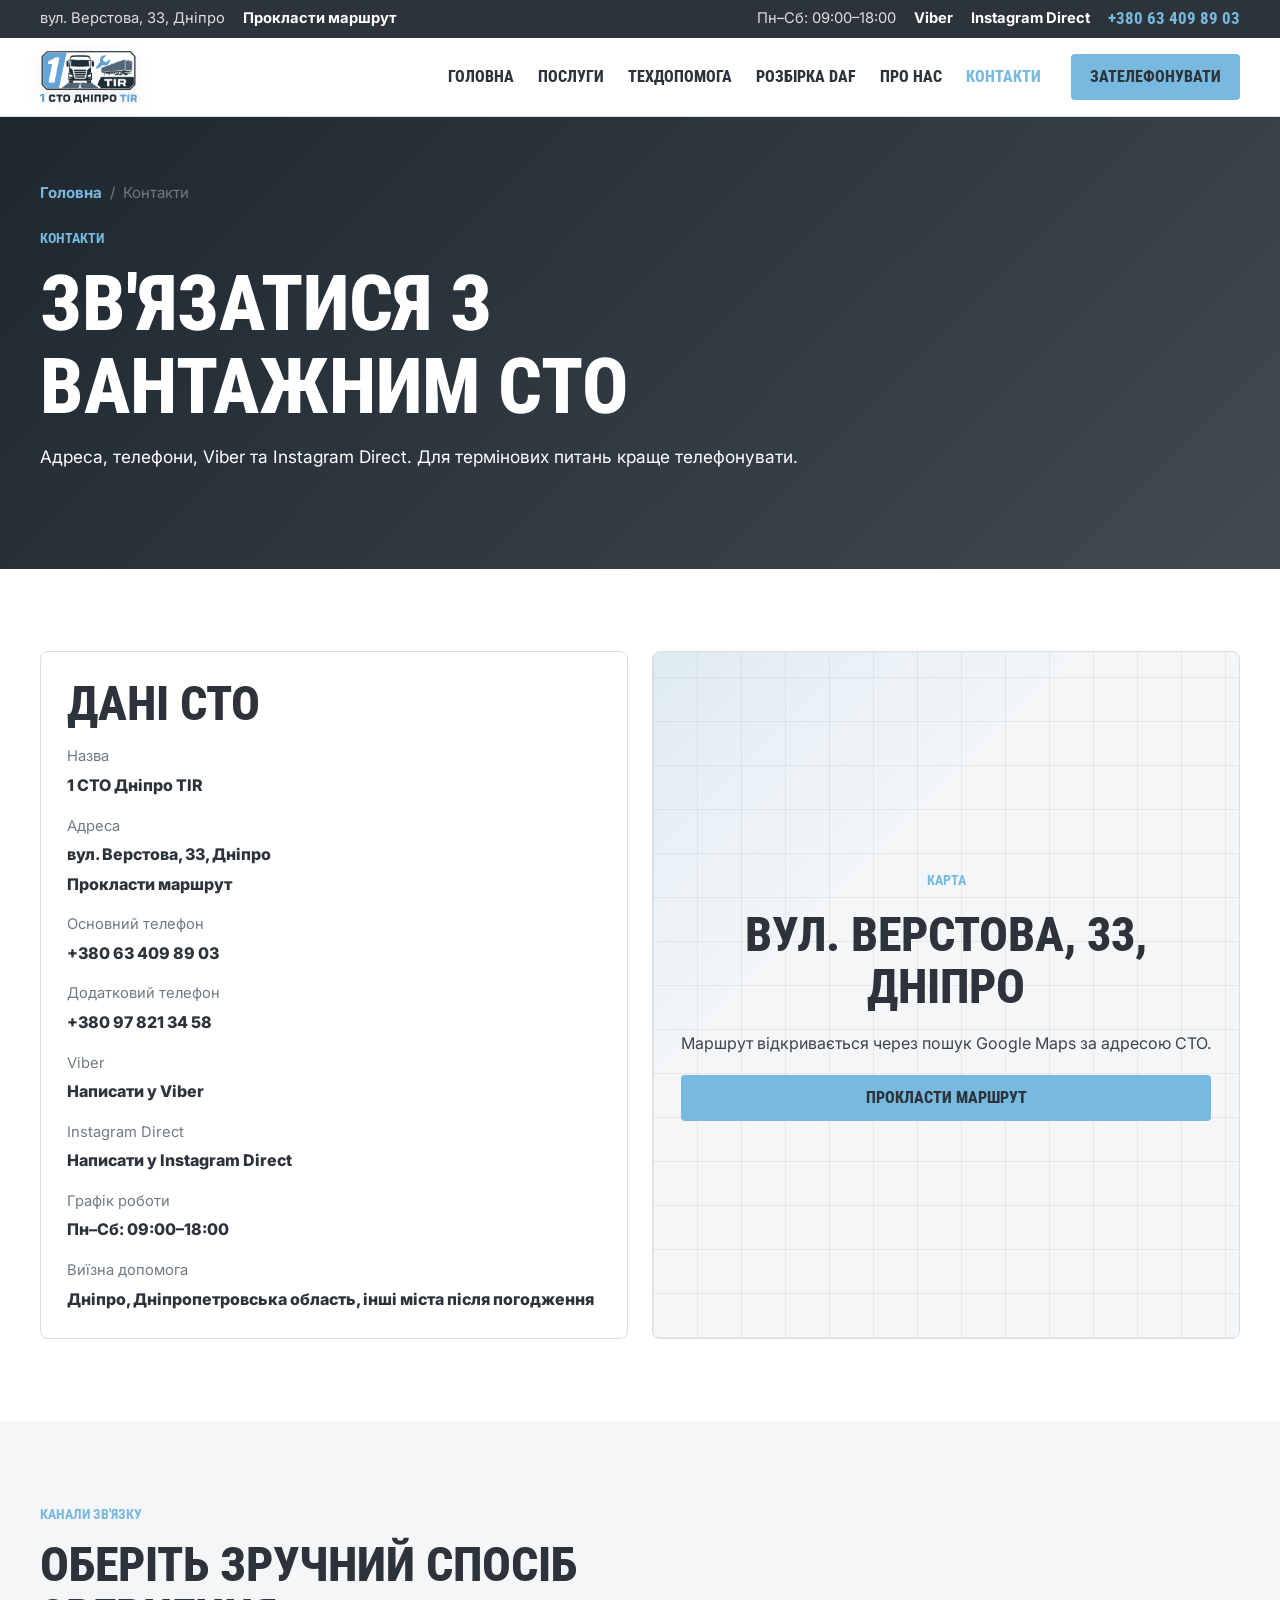
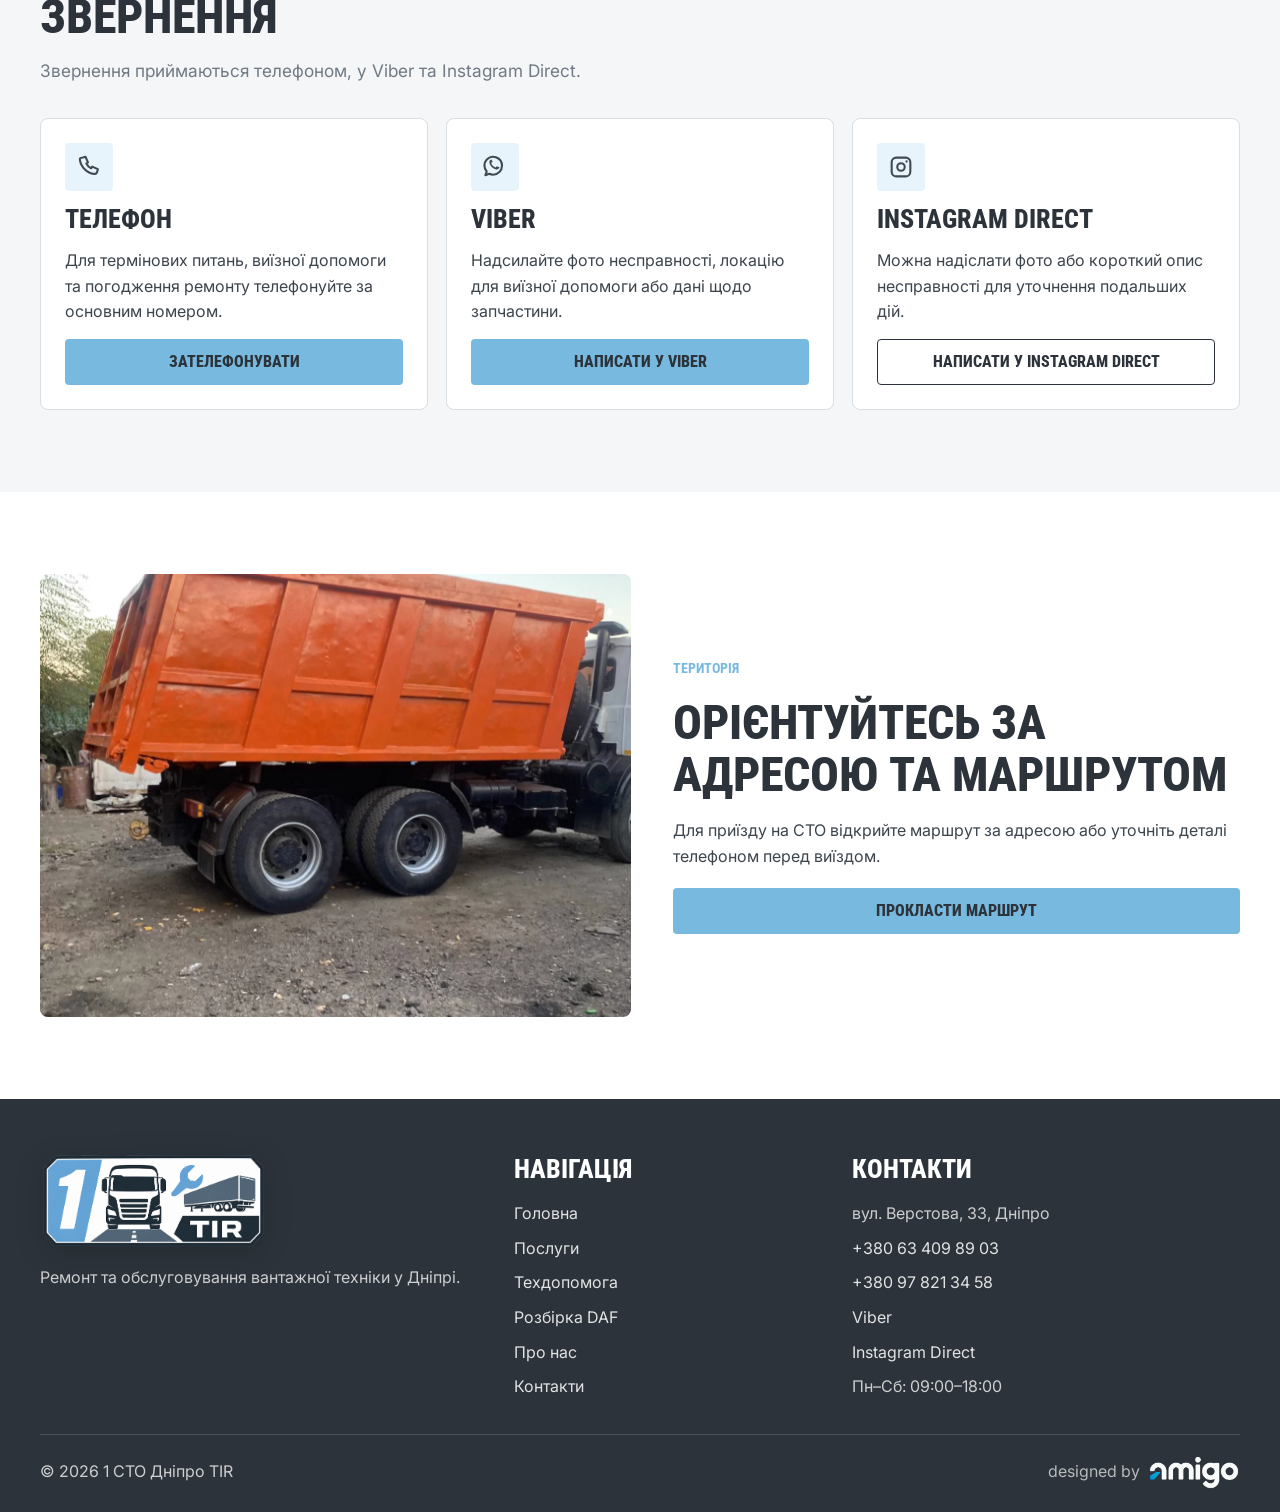
<file: kontakty.html>
<!doctype html>
<html lang="uk">
<head>
  <meta charset="utf-8">
  <meta name="viewport" content="width=device-width, initial-scale=1">
  <title>Контакти вантажного СТО у Дніпрі | 1 СТО Дніпро TIR</title>
  <meta name="description" content="Адреса, телефони, Viber, Instagram Direct і графік роботи 1 СТО Дніпро TIR. Вантажне СТО за адресою вул. Верстова, 33, Дніпро.">
  <meta name="robots" content="index, follow">
  <link rel="canonical" href="https://1stodniprotir.com.ua/kontakty">
  <meta property="og:type" content="website">
  <meta property="og:locale" content="uk_UA">
  <meta property="og:site_name" content="1 СТО Дніпро TIR">
  <meta property="og:title" content="Контакти вантажного СТО у Дніпрі | 1 СТО Дніпро TIR">
  <meta property="og:description" content="Адреса, телефони, Viber, Instagram Direct і графік роботи 1 СТО Дніпро TIR. Вантажне СТО за адресою вул. Верстова, 33, Дніпро.">
  <meta property="og:url" content="https://1stodniprotir.com.ua/kontakty">
  <meta property="og:image" content="https://1stodniprotir.com.ua/assets/images/real/full/truck-yard-01.webp">
  <meta name="twitter:card" content="summary_large_image">
  <meta name="twitter:title" content="Контакти вантажного СТО у Дніпрі | 1 СТО Дніпро TIR">
  <meta name="twitter:description" content="Адреса, телефони, Viber, Instagram Direct і графік роботи 1 СТО Дніпро TIR. Вантажне СТО за адресою вул. Верстова, 33, Дніпро.">
  <meta name="twitter:image" content="https://1stodniprotir.com.ua/assets/images/real/full/truck-yard-01.webp">
  <link rel="icon" href="assets/icons/favicon.svg" type="image/svg+xml">
  <link rel="manifest" href="site.webmanifest">
  <link rel="preconnect" href="https://fonts.googleapis.com">
  <link rel="preconnect" href="https://fonts.gstatic.com" crossorigin>
  <link href="https://fonts.googleapis.com/css2?family=Inter:wght@400;600;700;800&family=Roboto+Condensed:wght@700;800;900&display=swap" rel="stylesheet">
  <link rel="stylesheet" href="assets/css/reset.css">
  <link rel="stylesheet" href="assets/css/variables.css">
  <link rel="stylesheet" href="assets/css/base.css">
  <link rel="stylesheet" href="assets/css/components.css">
  <link rel="stylesheet" href="assets/css/pages.css">
  <link rel="stylesheet" href="assets/css/responsive.css">
  <script type="module" src="assets/js/main.js"></script>
  <script type="application/ld+json">
  {
    "@context": "https://schema.org",
    "@graph": [
      {
        "@type": ["AutoRepair", "LocalBusiness"],
        "@id": "https://1stodniprotir.com.ua/#business",
        "name": "1 СТО Дніпро TIR",
        "url": "https://1stodniprotir.com.ua/",
        "logo": "https://1stodniprotir.com.ua/assets/images/logo.png",
        "image": "https://1stodniprotir.com.ua/assets/images/real/full/truck-yard-01.webp",
        "telephone": ["+380634098903", "+380978213458"],
        "address": {
          "@type": "PostalAddress",
          "streetAddress": "вул. Верстова, 33",
          "addressLocality": "Дніпро",
          "addressCountry": "UA"
        },
        "openingHoursSpecification": [
          {
            "@type": "OpeningHoursSpecification",
            "dayOfWeek": ["Monday", "Tuesday", "Wednesday", "Thursday", "Friday", "Saturday"],
            "opens": "09:00",
            "closes": "18:00"
          }
        ],
        "areaServed": ["Дніпро", "Дніпропетровська область"],
        "contactPoint": [
          {
            "@type": "ContactPoint",
            "telephone": "+380634098903",
            "contactType": "Телефон",
            "areaServed": "UA",
            "availableLanguage": "uk"
          },
          {
            "@type": "ContactPoint",
            "telephone": "+380634098903",
            "contactType": "Viber",
            "areaServed": "UA",
            "availableLanguage": "uk"
          }
        ]
      },
      {
        "@type": "WebSite",
        "@id": "https://1stodniprotir.com.ua/#website",
        "url": "https://1stodniprotir.com.ua/",
        "name": "1 СТО Дніпро TIR",
        "inLanguage": "uk",
        "publisher": {
          "@id": "https://1stodniprotir.com.ua/#business"
        }
      },
      {
        "@type": "ContactPage",
        "@id": "https://1stodniprotir.com.ua/kontakty#webpage",
        "url": "https://1stodniprotir.com.ua/kontakty",
        "name": "Контакти вантажного СТО у Дніпрі | 1 СТО Дніпро TIR",
        "description": "Адреса, телефони, Viber, Instagram Direct і графік роботи 1 СТО Дніпро TIR. Вантажне СТО за адресою вул. Верстова, 33, Дніпро.",
        "isPartOf": {
          "@id": "https://1stodniprotir.com.ua/#website"
        },
        "about": {
          "@id": "https://1stodniprotir.com.ua/#business"
        },
        "breadcrumb": {
          "@id": "https://1stodniprotir.com.ua/kontakty#breadcrumb"
        },
        "inLanguage": "uk"
      },
      {
        "@type": "BreadcrumbList",
        "@id": "https://1stodniprotir.com.ua/kontakty#breadcrumb",
        "itemListElement": [
          {
            "@type": "ListItem",
            "position": 1,
            "name": "Головна",
            "item": "https://1stodniprotir.com.ua/"
          },
          {
            "@type": "ListItem",
            "position": 2,
            "name": "Контакти",
            "item": "https://1stodniprotir.com.ua/kontakty"
          }
        ]
      }
    ]
  }
  </script>
</head>
<body data-page="contacts">
  <a class="skip-link" href="#main">Перейти до змісту</a>
  <div class="topbar"><div class="container topbar__inner"><div class="topbar__group"><span data-config="address">вул. Верстова, 33, Дніпро</span><a href="#" data-map-link target="_blank" rel="noopener">Прокласти маршрут</a></div><div class="topbar__group"><span data-config="schedule">Пн–Сб: 09:00–18:00</span><a href="#" data-viber-link>Viber</a><span data-optional-instagram><a href="#" data-instagram-link target="_blank" rel="noopener">Instagram Direct</a></span><a class="topbar__phone" href="tel:+380634098903" data-phone-primary>+380 63 409 89 03</a></div></div></div>
  <header class="site-header" data-header><div class="container site-header__inner"><a class="site-logo" href="index.html" aria-label="1 СТО Дніпро TIR - головна сторінка"><img class="site-logo__image" src="assets/images/logo.png" alt="1 СТО Дніпро TIR" width="1166" height="627"></a><button class="menu-toggle" type="button" aria-label="Відкрити меню" aria-expanded="false" data-menu-toggle><span class="menu-toggle__lines" aria-hidden="true"></span></button><nav class="site-nav" aria-label="Головна навігація" data-site-nav><ul class="site-nav__list"><li><a class="site-nav__link" href="index.html" data-nav-link="home">Головна</a></li><li><a class="site-nav__link" href="poslugy.html" data-nav-link="services">Послуги</a></li><li><a class="site-nav__link" href="vyizdna-tehdopomoga.html" data-nav-link="roadside">Техдопомога</a></li><li><a class="site-nav__link" href="rozbirka-daf.html" data-nav-link="daf">Розбірка DAF</a></li><li><a class="site-nav__link" href="pro-nas.html" data-nav-link="about">Про нас</a></li><li><a class="site-nav__link" href="kontakty.html" data-nav-link="contacts">Контакти</a></li></ul><a class="btn btn--primary" href="tel:+380634098903" data-phone-primary>Зателефонувати</a></nav></div></header>

  <main id="main">
    <section class="page-hero">
      <div class="container">
        <nav class="breadcrumbs" aria-label="Хлібні крихти"><a href="index.html">Головна</a><span>/</span><span aria-current="page">Контакти</span></nav>
        <div class="section__head">
          <span class="section__eyebrow">Контакти</span>
          <h1>Зв'язатися з вантажним СТО</h1>
          <p class="lead">Адреса, телефони, Viber та Instagram Direct. Для термінових питань краще телефонувати.</p>
        </div>
      </div>
    </section>

    <section class="section">
      <div class="container grid grid--2">
        <div class="contacts-panel reveal">
          <h2>Дані СТО</h2>
          <div class="contact-line"><span>Назва</span><strong data-config="name">1 СТО Дніпро TIR</strong></div>
          <div class="contact-line"><span>Адреса</span><strong data-config="address">вул. Верстова, 33, Дніпро</strong><a href="#" data-map-link target="_blank" rel="noopener">Прокласти маршрут</a></div>
          <div class="contact-line"><span>Основний телефон</span><a href="tel:+380634098903" data-phone-primary>+380 63 409 89 03</a></div>
          <div class="contact-line"><span>Додатковий телефон</span><a href="tel:+380978213458" data-phone-secondary>+380 97 821 34 58</a></div>
          <div class="contact-line"><span>Viber</span><a href="#" data-viber-link>Написати у Viber</a></div>
          <div class="contact-line" data-optional-instagram><span>Instagram Direct</span><a href="#" data-instagram-link target="_blank" rel="noopener">Написати у Instagram Direct</a></div>
          <div class="contact-line"><span>Графік роботи</span><strong data-config="schedule">Пн–Сб: 09:00–18:00</strong></div>
          <div class="contact-line"><span>Виїзна допомога</span><strong>Дніпро, Дніпропетровська область, інші міста після погодження</strong></div>
        </div>
        <div class="map-box reveal">
          <div class="stack">
            <span class="section__eyebrow">Карта</span>
            <h2>вул. Верстова, 33, Дніпро</h2>
            <p>Маршрут відкривається через пошук Google Maps за адресою СТО.</p>
            <a class="btn btn--primary" href="#" data-map-link target="_blank" rel="noopener">Прокласти маршрут</a>
          </div>
        </div>
      </div>
    </section>

    <section class="section section--light">
      <div class="container">
        <div class="section__head reveal">
          <span class="section__eyebrow">Канали зв'язку</span>
          <h2>Оберіть зручний спосіб звернення</h2>
          <p class="lead">Звернення приймаються телефоном, у Viber та Instagram Direct.</p>
        </div>
        <div class="contact-card-grid reveal">
          <article class="contact-card">
            <span class="contact-card__icon" aria-hidden="true"><svg width="28" height="28" viewBox="0 0 24 24" fill="none"><path d="M6.7 3.8 9 3.2l2.1 4.8-1.4 1c.9 1.8 2.3 3.2 4.1 4.1l1-1.4 4.8 2.1-.6 2.3c-.3 1.2-1.4 2-2.6 1.8C10.3 17.2 5 11.9 4.2 5.8 4 4.6 4.8 4.1 6.7 3.8Z" stroke="currentColor" stroke-width="1.8" stroke-linejoin="round"/></svg></span>
            <h3>Телефон</h3>
            <p>Для термінових питань, виїзної допомоги та погодження ремонту телефонуйте за основним номером.</p>
            <a class="btn btn--primary" href="tel:+380634098903" data-phone-primary>Зателефонувати</a>
          </article>
          <article class="contact-card">
            <span class="contact-card__icon" aria-hidden="true"><svg width="28" height="28" viewBox="0 0 24 24" fill="none"><path d="M5 5.6A7.6 7.6 0 0 1 18 11c0 4.2-3.4 7.6-7.6 7.6-1.2 0-2.3-.3-3.3-.8L3.8 19l1.1-3.2A7.5 7.5 0 0 1 5 5.6Z" stroke="currentColor" stroke-width="1.8" stroke-linejoin="round"/><path d="M8.8 8.4c.3 2 1.8 3.5 3.8 4l1.1-1.1 2.1 1c-.4 1.4-1.4 2.1-2.9 1.8-2.9-.6-5.1-2.8-5.7-5.7-.3-1.5.4-2.5 1.8-2.9l1 2.1-1.2.8Z" fill="currentColor"/></svg></span>
            <h3>Viber</h3>
            <p>Надсилайте фото несправності, локацію для виїзної допомоги або дані щодо запчастини.</p>
            <a class="btn btn--primary" href="#" data-viber-link>Написати у Viber</a>
          </article>
          <article class="contact-card" data-optional-instagram>
            <span class="contact-card__icon" aria-hidden="true"><svg width="28" height="28" viewBox="0 0 24 24" fill="none"><rect x="4" y="4" width="16" height="16" rx="4" stroke="currentColor" stroke-width="1.8"/><circle cx="12" cy="12" r="3.2" stroke="currentColor" stroke-width="1.8"/><circle cx="16.8" cy="7.3" r="1" fill="currentColor"/></svg></span>
            <h3>Instagram Direct</h3>
            <p>Можна надіслати фото або короткий опис несправності для уточнення подальших дій.</p>
            <a class="btn btn--ghost" href="#" data-instagram-link target="_blank" rel="noopener">Написати у Instagram Direct</a>
          </article>
        </div>
      </div>
    </section>

    <section class="section">
      <div class="container media-block">
        <div class="media-block__image reveal"><img src="assets/images/real/full/truck-yard-01.webp" width="1200" height="1600" loading="lazy" alt="Вантажний автомобіль на території СТО у Дніпрі"></div>
        <div class="stack reveal">
          <span class="section__eyebrow">Територія</span>
          <h2>Орієнтуйтесь за адресою та маршрутом</h2>
          <p>Для приїзду на СТО відкрийте маршрут за адресою або уточніть деталі телефоном перед виїздом.</p>
          <a class="btn btn--primary" href="#" data-map-link target="_blank" rel="noopener">Прокласти маршрут</a>
        </div>
      </div>
    </section>
  </main>

  <footer class="site-footer"><div class="container"><div class="site-footer__grid"><div class="stack"><a class="footer-logo" href="index.html" aria-label="1 СТО Дніпро TIR - головна сторінка"><img class="footer-logo__image" src="assets/images/logo-footer.png" alt="1 СТО Дніпро TIR" width="1166" height="627" loading="lazy"></a><p>Ремонт та обслуговування вантажної техніки у Дніпрі.</p></div><div class="stack"><h3>Навігація</h3><ul class="footer-list"><li><a href="index.html">Головна</a></li><li><a href="poslugy.html">Послуги</a></li><li><a href="vyizdna-tehdopomoga.html">Техдопомога</a></li><li><a href="rozbirka-daf.html">Розбірка DAF</a></li><li><a href="pro-nas.html">Про нас</a></li><li><a href="kontakty.html">Контакти</a></li></ul></div><div class="stack"><h3>Контакти</h3><ul class="footer-list"><li data-config="address">вул. Верстова, 33, Дніпро</li><li><a href="tel:+380634098903" data-phone-primary>+380 63 409 89 03</a></li><li><a href="tel:+380978213458" data-phone-secondary>+380 97 821 34 58</a></li><li><a href="#" data-viber-link>Viber</a></li><li data-optional-instagram><a href="#" data-instagram-link target="_blank" rel="noopener">Instagram Direct</a></li><li data-config="schedule">Пн–Сб: 09:00–18:00</li></ul></div></div><div class="site-footer__bottom"><span>© <span data-current-year></span> 1 СТО Дніпро TIR</span><a class="site-footer__credit" href="https://amigostudio.pl/uk/" target="_blank" rel="noopener" aria-label="Designed by AMIGO"><span>designed by</span><img class="site-footer__credit-logo" src="assets/images/amigo-logo.png" width="628" height="238" loading="lazy" alt="AMIGO"></a></div></div></footer>
  <nav class="mobile-actions" aria-label="Швидкі дії">
    <a href="tel:+380634098903" data-phone-primary><span class="mobile-actions__icon" aria-hidden="true"><svg viewBox="0 0 24 24" focusable="false"><path d="M6.7 3.8 9 3.2l2.1 4.8-1.4 1c.9 1.8 2.3 3.2 4.1 4.1l1-1.4 4.8 2.1-.6 2.3c-.3 1.2-1.4 2-2.6 1.8C10.3 17.2 5 11.9 4.2 5.8 4 4.6 4.8 4.1 6.7 3.8Z"/></svg></span><span>Дзвінок</span></a>
    <a href="#" data-viber-link><span class="mobile-actions__icon" aria-hidden="true"><svg viewBox="0 0 24 24" focusable="false"><path d="M6.4 4.4C7.9 3.5 9.8 3 12 3s4.1.5 5.6 1.4C19.2 5.4 20 7 20 9.5c0 2.7-.9 4.6-2.7 5.8-1.3.9-3 1.3-5.1 1.4l-3.2 3v-3.2c-1.3-.2-2.4-.6-3.2-1.2C4 14.1 3.2 12.2 3.2 9.5c0-2.5.8-4.1 3.2-5.1Z"/><path d="M8.7 7.4c.4 2.8 2.1 4.7 4.9 5.4l1-1.1 2.1 1c-.3 1.3-1.4 2.1-2.9 1.8-3.4-.7-5.8-3.1-6.6-6.5-.3-1.5.5-2.6 1.8-2.9l1 2.1-1.3 1.2Z"/></svg></span><span>Viber</span></a>
    <a href="#" data-instagram-link data-optional-instagram target="_blank" rel="noopener"><span class="mobile-actions__icon" aria-hidden="true"><svg viewBox="0 0 24 24" focusable="false"><rect x="4" y="4" width="16" height="16" rx="4"/><circle cx="12" cy="12" r="3.25"/><circle cx="16.7" cy="7.3" r="1"/></svg></span><span>Instagram</span></a>
  </nav>
  <button class="top-link" type="button" data-scroll-top aria-label="Повернутися нагору">↑</button>
</body>
</html>
</file>
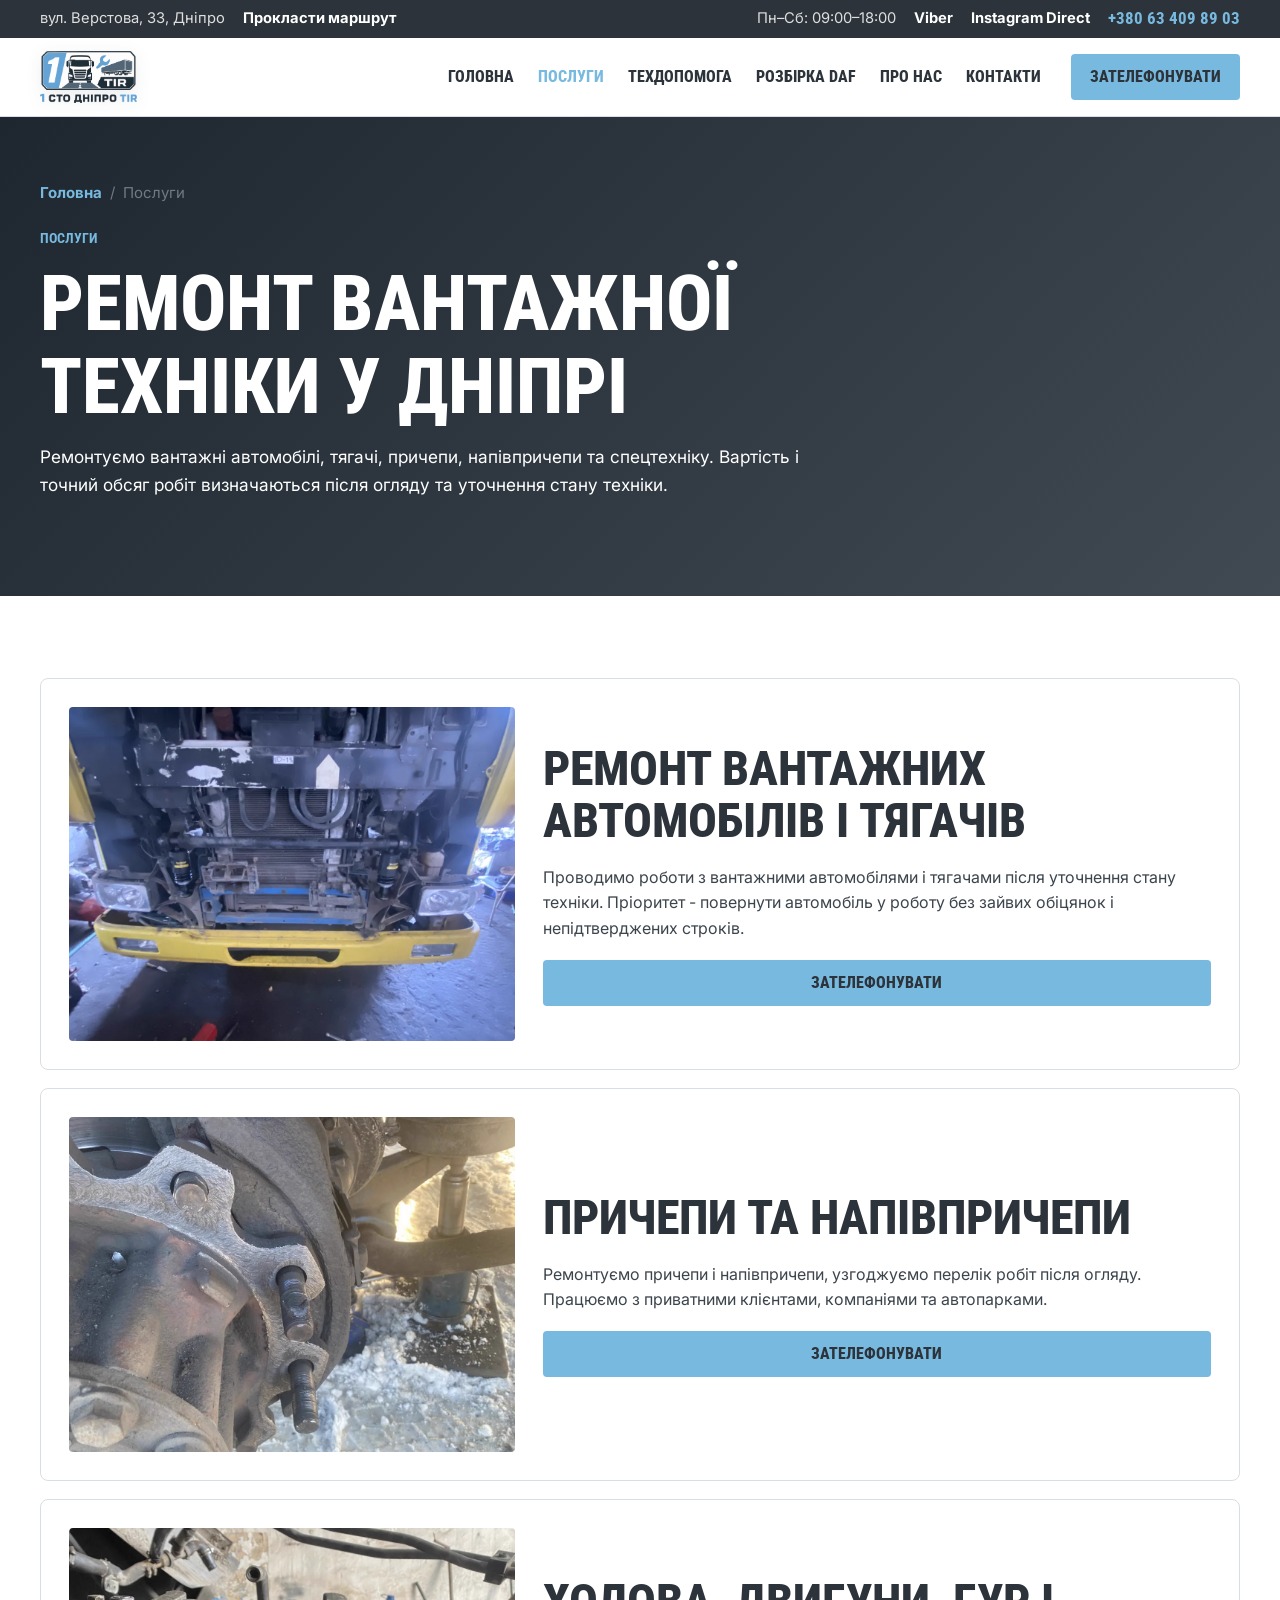
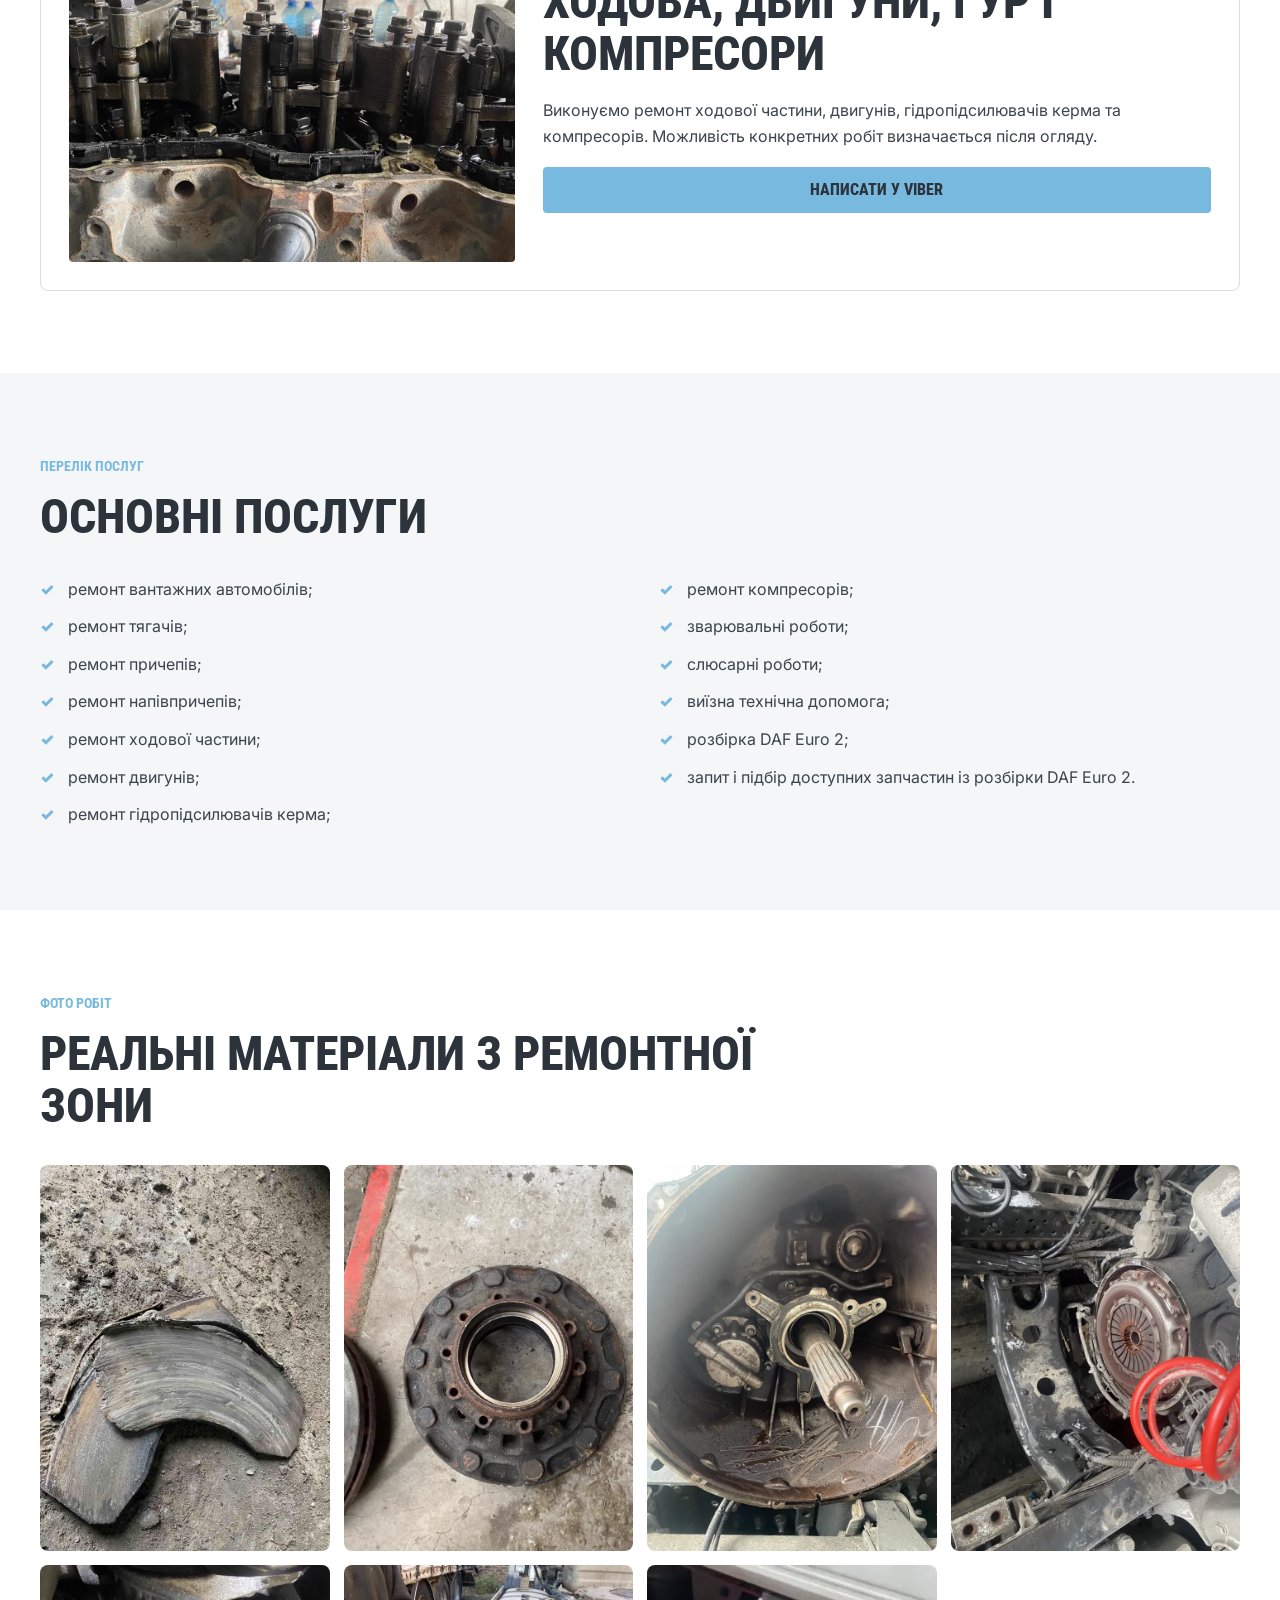
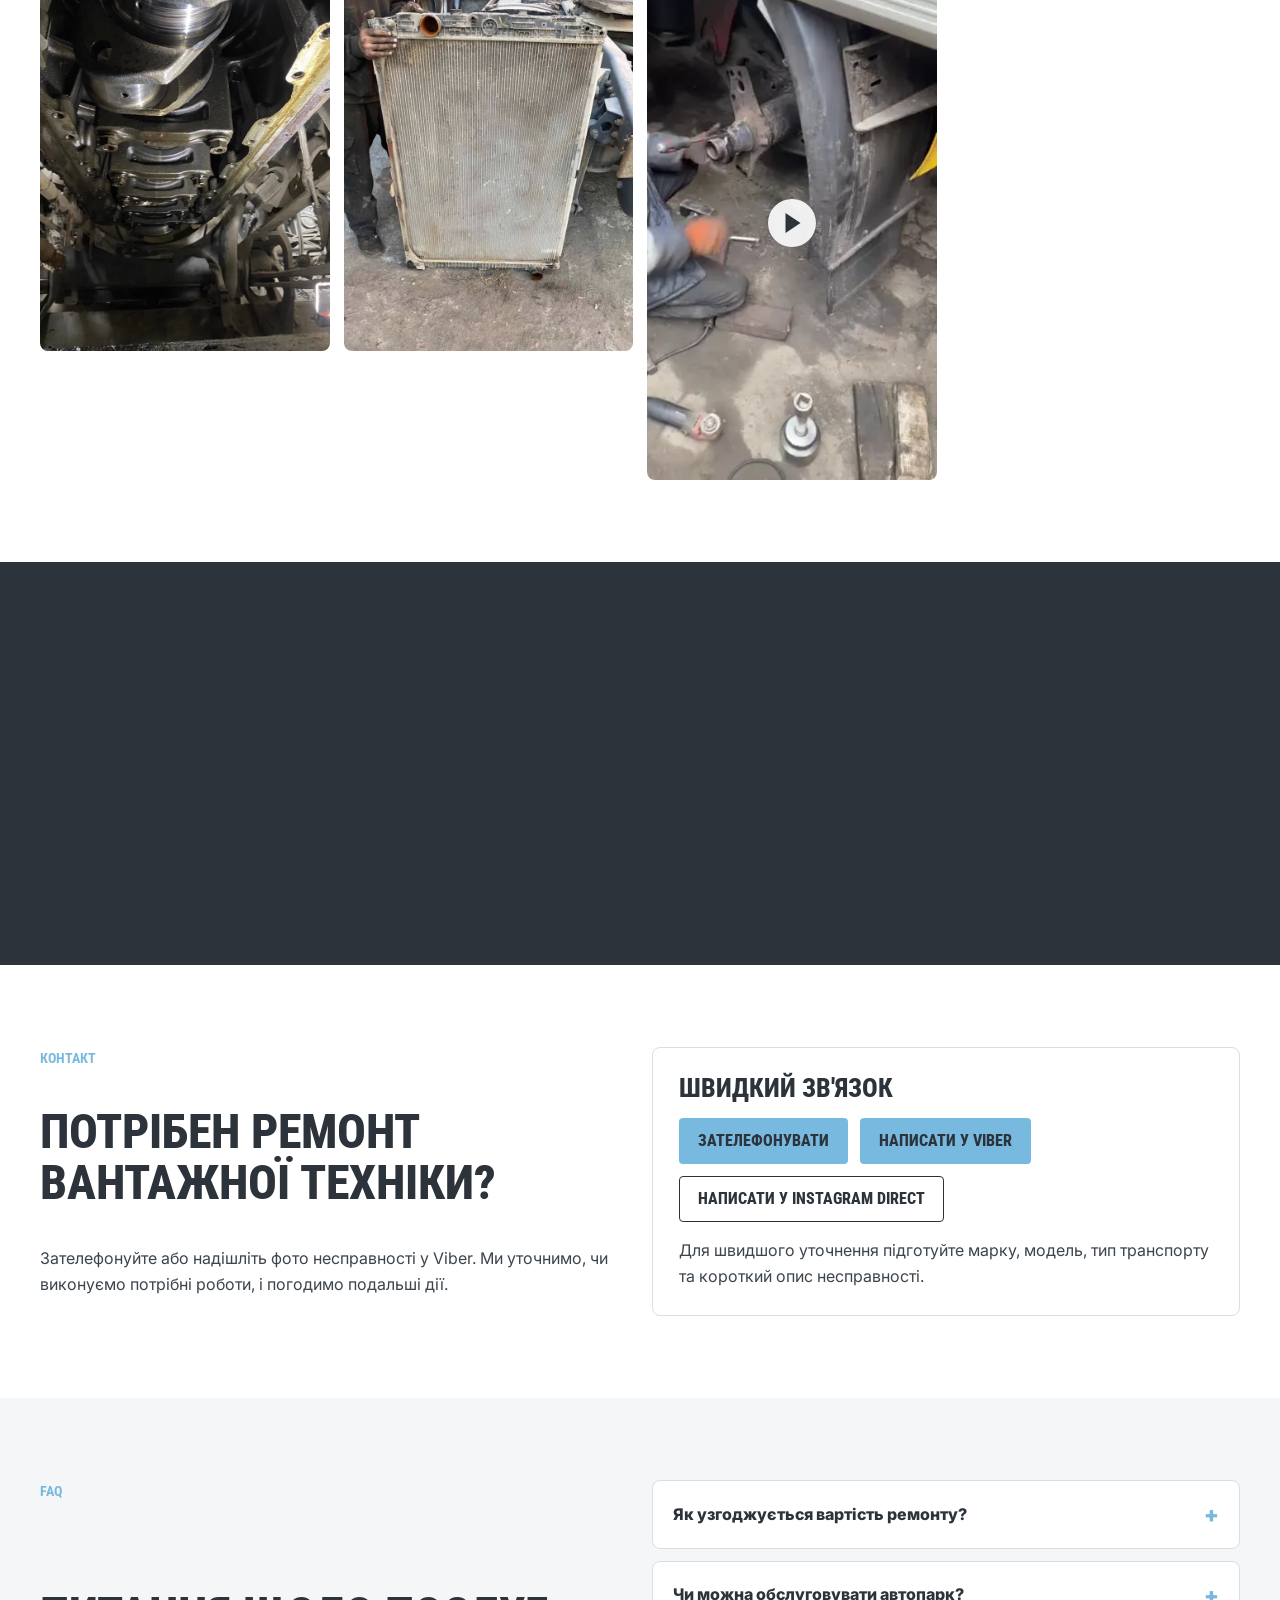
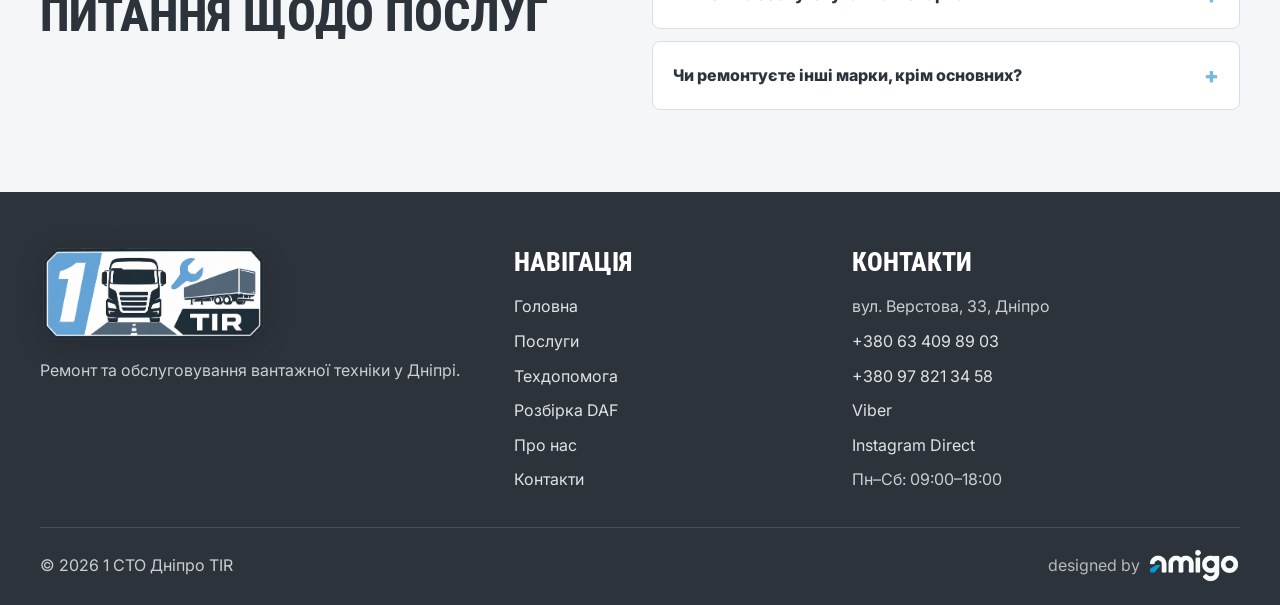
<file: poslugy.html>
<!doctype html>
<html lang="uk">
<head>
  <meta charset="utf-8">
  <meta name="viewport" content="width=device-width, initial-scale=1">
  <title>Ремонт вантажівок, тягачів і напівпричепів у Дніпрі</title>
  <meta name="description" content="Послуги вантажного СТО у Дніпрі: ремонт двигунів, ходової, ГУР, компресорів, гальмівної системи, трансмісії та напівпричепів.">
  <meta name="robots" content="index, follow">
  <link rel="canonical" href="https://1stodniprotir.com.ua/poslugy">
  <meta property="og:type" content="website">
  <meta property="og:locale" content="uk_UA">
  <meta property="og:site_name" content="1 СТО Дніпро TIR">
  <meta property="og:title" content="Ремонт вантажівок, тягачів і напівпричепів у Дніпрі">
  <meta property="og:description" content="Послуги вантажного СТО у Дніпрі: ремонт двигунів, ходової, ГУР, компресорів, гальмівної системи, трансмісії та напівпричепів.">
  <meta property="og:url" content="https://1stodniprotir.com.ua/poslugy">
  <meta property="og:image" content="https://1stodniprotir.com.ua/assets/images/real/full/truck-service-02.webp">
  <meta name="twitter:card" content="summary_large_image">
  <meta name="twitter:title" content="Ремонт вантажівок, тягачів і напівпричепів у Дніпрі">
  <meta name="twitter:description" content="Послуги вантажного СТО у Дніпрі: ремонт двигунів, ходової, ГУР, компресорів, гальмівної системи, трансмісії та напівпричепів.">
  <meta name="twitter:image" content="https://1stodniprotir.com.ua/assets/images/real/full/truck-service-02.webp">
  <link rel="icon" href="assets/icons/favicon.svg" type="image/svg+xml">
  <link rel="manifest" href="site.webmanifest">
  <link rel="preconnect" href="https://fonts.googleapis.com">
  <link rel="preconnect" href="https://fonts.gstatic.com" crossorigin>
  <link href="https://fonts.googleapis.com/css2?family=Inter:wght@400;600;700;800&family=Roboto+Condensed:wght@700;800;900&display=swap" rel="stylesheet">
  <link rel="stylesheet" href="assets/css/reset.css">
  <link rel="stylesheet" href="assets/css/variables.css">
  <link rel="stylesheet" href="assets/css/base.css">
  <link rel="stylesheet" href="assets/css/components.css">
  <link rel="stylesheet" href="assets/css/pages.css">
  <link rel="stylesheet" href="assets/css/responsive.css">
  <script type="module" src="assets/js/main.js"></script>
  <script type="application/ld+json">
  {
    "@context": "https://schema.org",
    "@graph": [
      {
        "@type": ["AutoRepair", "LocalBusiness"],
        "@id": "https://1stodniprotir.com.ua/#business",
        "name": "1 СТО Дніпро TIR",
        "url": "https://1stodniprotir.com.ua/",
        "logo": "https://1stodniprotir.com.ua/assets/images/logo.png",
        "image": "https://1stodniprotir.com.ua/assets/images/real/full/truck-service-02.webp",
        "telephone": ["+380634098903", "+380978213458"],
        "address": {
          "@type": "PostalAddress",
          "streetAddress": "вул. Верстова, 33",
          "addressLocality": "Дніпро",
          "addressCountry": "UA"
        },
        "openingHoursSpecification": [
          {
            "@type": "OpeningHoursSpecification",
            "dayOfWeek": ["Monday", "Tuesday", "Wednesday", "Thursday", "Friday", "Saturday"],
            "opens": "09:00",
            "closes": "18:00"
          }
        ],
        "areaServed": ["Дніпро", "Дніпропетровська область"]
      },
      {
        "@type": "WebSite",
        "@id": "https://1stodniprotir.com.ua/#website",
        "url": "https://1stodniprotir.com.ua/",
        "name": "1 СТО Дніпро TIR",
        "inLanguage": "uk",
        "publisher": {
          "@id": "https://1stodniprotir.com.ua/#business"
        }
      },
      {
        "@type": "WebPage",
        "@id": "https://1stodniprotir.com.ua/poslugy#webpage",
        "url": "https://1stodniprotir.com.ua/poslugy",
        "name": "Ремонт вантажівок, тягачів і напівпричепів у Дніпрі",
        "description": "Послуги вантажного СТО у Дніпрі: ремонт двигунів, ходової, ГУР, компресорів, гальмівної системи, трансмісії та напівпричепів.",
        "isPartOf": {
          "@id": "https://1stodniprotir.com.ua/#website"
        },
        "about": {
          "@id": "https://1stodniprotir.com.ua/#business"
        },
        "breadcrumb": {
          "@id": "https://1stodniprotir.com.ua/poslugy#breadcrumb"
        },
        "inLanguage": "uk"
      },
      {
        "@type": "BreadcrumbList",
        "@id": "https://1stodniprotir.com.ua/poslugy#breadcrumb",
        "itemListElement": [
          {
            "@type": "ListItem",
            "position": 1,
            "name": "Головна",
            "item": "https://1stodniprotir.com.ua/"
          },
          {
            "@type": "ListItem",
            "position": 2,
            "name": "Послуги",
            "item": "https://1stodniprotir.com.ua/poslugy"
          }
        ]
      },
      {
        "@type": "Service",
        "@id": "https://1stodniprotir.com.ua/poslugy#service",
        "name": "Ремонт вантажівок, тягачів і напівпричепів у Дніпрі",
        "serviceType": "Ремонт вантажної техніки",
        "provider": {
          "@id": "https://1stodniprotir.com.ua/#business"
        },
        "areaServed": ["Дніпро", "Дніпропетровська область"],
        "url": "https://1stodniprotir.com.ua/poslugy"
      },
      {
        "@type": "FAQPage",
        "@id": "https://1stodniprotir.com.ua/poslugy#faq",
        "mainEntity": [
          {
            "@type": "Question",
            "name": "Як узгоджується вартість ремонту?",
            "acceptedAnswer": {
              "@type": "Answer",
              "text": "Вартість залежить від стану техніки, деталей і обсягу робіт, тому погоджується після огляду."
            }
          },
          {
            "@type": "Question",
            "name": "Чи можна обслуговувати автопарк?",
            "acceptedAnswer": {
              "@type": "Answer",
              "text": "Так, СТО працює з компаніями та автопарками за індивідуально погодженими умовами."
            }
          },
          {
            "@type": "Question",
            "name": "Чи ремонтуєте інші марки, крім основних?",
            "acceptedAnswer": {
              "@type": "Answer",
              "text": "Можливість ремонту інших марок уточнюйте телефоном."
            }
          }
        ]
      }
    ]
  }
  </script>
</head>
<body data-page="services">
  <a class="skip-link" href="#main">Перейти до змісту</a>
  <div class="topbar"><div class="container topbar__inner"><div class="topbar__group"><span data-config="address">вул. Верстова, 33, Дніпро</span><a href="#" data-map-link target="_blank" rel="noopener">Прокласти маршрут</a></div><div class="topbar__group"><span data-config="schedule">Пн–Сб: 09:00–18:00</span><a href="#" data-viber-link>Viber</a><span data-optional-instagram><a href="#" data-instagram-link target="_blank" rel="noopener">Instagram Direct</a></span><a class="topbar__phone" href="tel:+380634098903" data-phone-primary>+380 63 409 89 03</a></div></div></div>
  <header class="site-header" data-header><div class="container site-header__inner"><a class="site-logo" href="index.html" aria-label="1 СТО Дніпро TIR - головна сторінка"><img class="site-logo__image" src="assets/images/logo.png" alt="1 СТО Дніпро TIR" width="1166" height="627"></a><button class="menu-toggle" type="button" aria-label="Відкрити меню" aria-expanded="false" data-menu-toggle><span class="menu-toggle__lines" aria-hidden="true"></span></button><nav class="site-nav" aria-label="Головна навігація" data-site-nav><ul class="site-nav__list"><li><a class="site-nav__link" href="index.html" data-nav-link="home">Головна</a></li><li><a class="site-nav__link" href="poslugy.html" data-nav-link="services">Послуги</a></li><li><a class="site-nav__link" href="vyizdna-tehdopomoga.html" data-nav-link="roadside">Техдопомога</a></li><li><a class="site-nav__link" href="rozbirka-daf.html" data-nav-link="daf">Розбірка DAF</a></li><li><a class="site-nav__link" href="pro-nas.html" data-nav-link="about">Про нас</a></li><li><a class="site-nav__link" href="kontakty.html" data-nav-link="contacts">Контакти</a></li></ul><a class="btn btn--primary" href="tel:+380634098903" data-phone-primary>Зателефонувати</a></nav></div></header>

  <main id="main">
    <section class="page-hero">
      <div class="container">
        <nav class="breadcrumbs" aria-label="Хлібні крихти"><a href="index.html">Головна</a><span>/</span><span aria-current="page">Послуги</span></nav>
        <div class="section__head">
          <span class="section__eyebrow">Послуги</span>
          <h1>Ремонт вантажної техніки у Дніпрі</h1>
          <p class="lead">Ремонтуємо вантажні автомобілі, тягачі, причепи, напівпричепи та спецтехніку. Вартість і точний обсяг робіт визначаються після огляду та уточнення стану техніки.</p>
        </div>
      </div>
    </section>

    <section class="section">
      <div class="container stack">
        <article class="service-detail reveal">
          <img src="assets/images/real/full/truck-service-02.webp" width="1200" height="1600" loading="lazy" alt="Вантажівка з відкритою передньою частиною на ремонті СТО">
          <div class="stack"><h2>Ремонт вантажних автомобілів і тягачів</h2><p>Проводимо роботи з вантажними автомобілями і тягачами після уточнення стану техніки. Пріоритет - повернути автомобіль у роботу без зайвих обіцянок і непідтверджених строків.</p><a class="btn btn--primary" href="tel:+380634098903" data-phone-primary>Зателефонувати</a></div>
        </article>
        <article class="service-detail reveal">
          <img src="assets/images/real/full/truck-axle-repair-01.webp" width="1200" height="1600" loading="lazy" alt="Вузол осі вантажного автомобіля під час ремонту">
          <div class="stack"><h2>Причепи та напівпричепи</h2><p>Ремонтуємо причепи і напівпричепи, узгоджуємо перелік робіт після огляду. Працюємо з приватними клієнтами, компаніями та автопарками.</p><a class="btn btn--primary" href="tel:+380634098903" data-phone-primary>Зателефонувати</a></div>
        </article>
        <article class="service-detail reveal">
          <img src="assets/images/real/full/truck-engine-repair-02.webp" width="1200" height="1600" loading="lazy" alt="Вузли двигуна вантажного автомобіля під час ремонту у Дніпрі">
          <div class="stack"><h2>Ходова, двигуни, ГУР і компресори</h2><p>Виконуємо ремонт ходової частини, двигунів, гідропідсилювачів керма та компресорів. Можливість конкретних робіт визначається після огляду.</p><a class="btn btn--primary" href="#" data-viber-link>Написати у Viber</a></div>
        </article>
      </div>
    </section>

    <section class="section section--light">
      <div class="container">
        <div class="section__head reveal">
          <span class="section__eyebrow">Перелік послуг</span>
          <h2>Основні послуги</h2>
        </div>
        <ul class="two-column-list reveal">
          <li>ремонт вантажних автомобілів;</li>
          <li>ремонт тягачів;</li>
          <li>ремонт причепів;</li>
          <li>ремонт напівпричепів;</li>
          <li>ремонт ходової частини;</li>
          <li>ремонт двигунів;</li>
          <li>ремонт гідропідсилювачів керма;</li>
          <li>ремонт компресорів;</li>
          <li>зварювальні роботи;</li>
          <li>слюсарні роботи;</li>
          <li>виїзна технічна допомога;</li>
          <li>розбірка DAF Euro 2;</li>
          <li>запит і підбір доступних запчастин із розбірки DAF Euro 2.</li>
        </ul>
      </div>
    </section>

    <section class="section">
      <div class="container">
        <div class="section__head reveal">
          <span class="section__eyebrow">Фото робіт</span>
          <h2>Реальні матеріали з ремонтної зони</h2>
        </div>
        <div class="gallery reveal">
          <button class="gallery__button" type="button" data-lightbox-src="assets/images/real/full/truck-brake-repair-02.webp" data-lightbox-alt="Зношені гальмівні колодки вантажного автомобіля" aria-label="Відкрити фото гальмівних колодок"><img src="assets/images/real/thumbs/truck-brake-repair-02.webp" width="700" height="934" loading="lazy" alt="Зношені гальмівні колодки вантажного автомобіля"></button>
          <button class="gallery__button" type="button" data-lightbox-src="assets/images/real/full/truck-suspension-repair-02.webp" data-lightbox-alt="Маточина та елемент ходової частини вантажівки" aria-label="Відкрити фото ходової частини"><img src="assets/images/real/thumbs/truck-suspension-repair-02.webp" width="700" height="1244" loading="lazy" alt="Маточина та елемент ходової частини вантажівки"></button>
          <button class="gallery__button" type="button" data-lightbox-src="assets/images/real/full/truck-transmission-repair-02.webp" data-lightbox-alt="Вузол трансмісії вантажного автомобіля" aria-label="Відкрити фото вузла трансмісії"><img src="assets/images/real/thumbs/truck-transmission-repair-02.webp" width="700" height="934" loading="lazy" alt="Вузол трансмісії вантажного автомобіля"></button>
          <button class="gallery__button" type="button" data-lightbox-src="assets/images/real/full/truck-clutch-repair-01.webp" data-lightbox-alt="Зчеплення та маховик вантажного автомобіля" aria-label="Відкрити фото зчеплення та маховика"><img src="assets/images/real/thumbs/truck-clutch-repair-01.webp" width="700" height="934" loading="lazy" alt="Зчеплення та маховик вантажного автомобіля"></button>
          <button class="gallery__button" type="button" data-lightbox-src="assets/images/real/full/truck-engine-repair-03.webp" data-lightbox-alt="Колінчастий вал двигуна вантажного автомобіля" aria-label="Відкрити фото колінчастого вала"><img src="assets/images/real/thumbs/truck-engine-repair-03.webp" width="700" height="934" loading="lazy" alt="Колінчастий вал двигуна вантажного автомобіля"></button>
          <button class="gallery__button" type="button" data-lightbox-src="assets/images/real/full/truck-cooling-system-01.webp" data-lightbox-alt="Радіатор вантажного автомобіля" aria-label="Відкрити фото радіатора"><img src="assets/images/real/thumbs/truck-cooling-system-01.webp" width="700" height="934" loading="lazy" alt="Радіатор вантажного автомобіля"></button>
          <button class="gallery__button gallery__button--tall gallery__button--video" type="button" data-lightbox-type="video" data-lightbox-src="assets/videos/real/truck-suspension-repair-video-01.mp4" data-lightbox-alt="Відео ремонту ходової частини вантажівки" aria-label="Відкрити відео ремонту ходової частини"><img src="assets/images/real/thumbs/truck-suspension-repair-video-01.webp" width="320" height="568" loading="lazy" alt="Відео ремонту ходової частини вантажівки"><span class="gallery__play" aria-hidden="true"></span></button>
        </div>
      </div>
    </section>

    <section class="section section--dark">
      <div class="container grid grid--2">
        <div class="stack reveal">
          <span class="section__eyebrow">Техдопомога</span>
          <h2>Потрібна допомога на виїзді?</h2>
          <p>Термінові звернення приймаються телефоном. Можливість виїзду і ремонту на місці погоджується після уточнення несправності, місця поломки та типу транспорту.</p>
        </div>
        <div class="stack reveal">
          <a class="btn btn--primary" href="vyizdna-tehdopomoga.html">Дізнатися більше</a>
          <a class="btn btn--ghost" href="tel:+380634098903" data-phone-primary>Зателефонувати</a>
        </div>
      </div>
    </section>

    <section class="section" id="service-contact">
      <div class="container grid grid--2">
        <div class="stack reveal">
          <span class="section__eyebrow">Контакт</span>
          <h2>Потрібен ремонт вантажної техніки?</h2>
          <p>Зателефонуйте або надішліть фото несправності у Viber. Ми уточнимо, чи виконуємо потрібні роботи, і погодимо подальші дії.</p>
        </div>
        <div class="contacts-panel reveal">
          <h3>Швидкий зв'язок</h3>
          <div class="cta-row">
            <a class="btn btn--primary" href="tel:+380634098903" data-phone-primary>Зателефонувати</a>
            <a class="btn btn--primary" href="#" data-viber-link>Написати у Viber</a>
            <span data-optional-instagram><a class="btn btn--ghost" href="#" data-instagram-link target="_blank" rel="noopener">Написати у Instagram Direct</a></span>
          </div>
          <p>Для швидшого уточнення підготуйте марку, модель, тип транспорту та короткий опис несправності.</p>
        </div>
      </div>
    </section>

    <section class="section section--light">
      <div class="container grid grid--2">
        <div class="stack reveal"><span class="section__eyebrow">FAQ</span><h2>Питання щодо послуг</h2></div>
        <div class="faq reveal" data-faq>
          <div class="faq__item"><button class="faq__button" type="button" data-faq-button>Як узгоджується вартість ремонту?</button><div class="faq__panel"><div class="faq__content"><p>Вартість залежить від стану техніки, деталей і обсягу робіт, тому погоджується після огляду.</p></div></div></div>
          <div class="faq__item"><button class="faq__button" type="button" data-faq-button>Чи можна обслуговувати автопарк?</button><div class="faq__panel"><div class="faq__content"><p>Так, СТО працює з компаніями та автопарками за індивідуально погодженими умовами.</p></div></div></div>
          <div class="faq__item"><button class="faq__button" type="button" data-faq-button>Чи ремонтуєте інші марки, крім основних?</button><div class="faq__panel"><div class="faq__content"><p>Можливість ремонту інших марок уточнюйте телефоном.</p></div></div></div>
        </div>
      </div>
    </section>
  </main>

  <footer class="site-footer"><div class="container"><div class="site-footer__grid"><div class="stack"><a class="footer-logo" href="index.html" aria-label="1 СТО Дніпро TIR - головна сторінка"><img class="footer-logo__image" src="assets/images/logo-footer.png" alt="1 СТО Дніпро TIR" width="1166" height="627" loading="lazy"></a><p>Ремонт та обслуговування вантажної техніки у Дніпрі.</p></div><div class="stack"><h3>Навігація</h3><ul class="footer-list"><li><a href="index.html">Головна</a></li><li><a href="poslugy.html">Послуги</a></li><li><a href="vyizdna-tehdopomoga.html">Техдопомога</a></li><li><a href="rozbirka-daf.html">Розбірка DAF</a></li><li><a href="pro-nas.html">Про нас</a></li><li><a href="kontakty.html">Контакти</a></li></ul></div><div class="stack"><h3>Контакти</h3><ul class="footer-list"><li data-config="address">вул. Верстова, 33, Дніпро</li><li><a href="tel:+380634098903" data-phone-primary>+380 63 409 89 03</a></li><li><a href="tel:+380978213458" data-phone-secondary>+380 97 821 34 58</a></li><li><a href="#" data-viber-link>Viber</a></li><li data-optional-instagram><a href="#" data-instagram-link target="_blank" rel="noopener">Instagram Direct</a></li><li data-config="schedule">Пн–Сб: 09:00–18:00</li></ul></div></div><div class="site-footer__bottom"><span>© <span data-current-year></span> 1 СТО Дніпро TIR</span><a class="site-footer__credit" href="https://amigostudio.pl/uk/" target="_blank" rel="noopener" aria-label="Designed by AMIGO"><span>designed by</span><img class="site-footer__credit-logo" src="assets/images/amigo-logo.png" width="628" height="238" loading="lazy" alt="AMIGO"></a></div></div></footer>
  <nav class="mobile-actions" aria-label="Швидкі дії">
    <a href="tel:+380634098903" data-phone-primary><span class="mobile-actions__icon" aria-hidden="true"><svg viewBox="0 0 24 24" focusable="false"><path d="M6.7 3.8 9 3.2l2.1 4.8-1.4 1c.9 1.8 2.3 3.2 4.1 4.1l1-1.4 4.8 2.1-.6 2.3c-.3 1.2-1.4 2-2.6 1.8C10.3 17.2 5 11.9 4.2 5.8 4 4.6 4.8 4.1 6.7 3.8Z"/></svg></span><span>Дзвінок</span></a>
    <a href="#" data-viber-link><span class="mobile-actions__icon" aria-hidden="true"><svg viewBox="0 0 24 24" focusable="false"><path d="M6.4 4.4C7.9 3.5 9.8 3 12 3s4.1.5 5.6 1.4C19.2 5.4 20 7 20 9.5c0 2.7-.9 4.6-2.7 5.8-1.3.9-3 1.3-5.1 1.4l-3.2 3v-3.2c-1.3-.2-2.4-.6-3.2-1.2C4 14.1 3.2 12.2 3.2 9.5c0-2.5.8-4.1 3.2-5.1Z"/><path d="M8.7 7.4c.4 2.8 2.1 4.7 4.9 5.4l1-1.1 2.1 1c-.3 1.3-1.4 2.1-2.9 1.8-3.4-.7-5.8-3.1-6.6-6.5-.3-1.5.5-2.6 1.8-2.9l1 2.1-1.3 1.2Z"/></svg></span><span>Viber</span></a>
    <a href="#" data-instagram-link data-optional-instagram target="_blank" rel="noopener"><span class="mobile-actions__icon" aria-hidden="true"><svg viewBox="0 0 24 24" focusable="false"><rect x="4" y="4" width="16" height="16" rx="4"/><circle cx="12" cy="12" r="3.25"/><circle cx="16.7" cy="7.3" r="1"/></svg></span><span>Instagram</span></a>
  </nav>
  <button class="top-link" type="button" data-scroll-top aria-label="Повернутися нагору">↑</button>
</body>
</html>
</file>
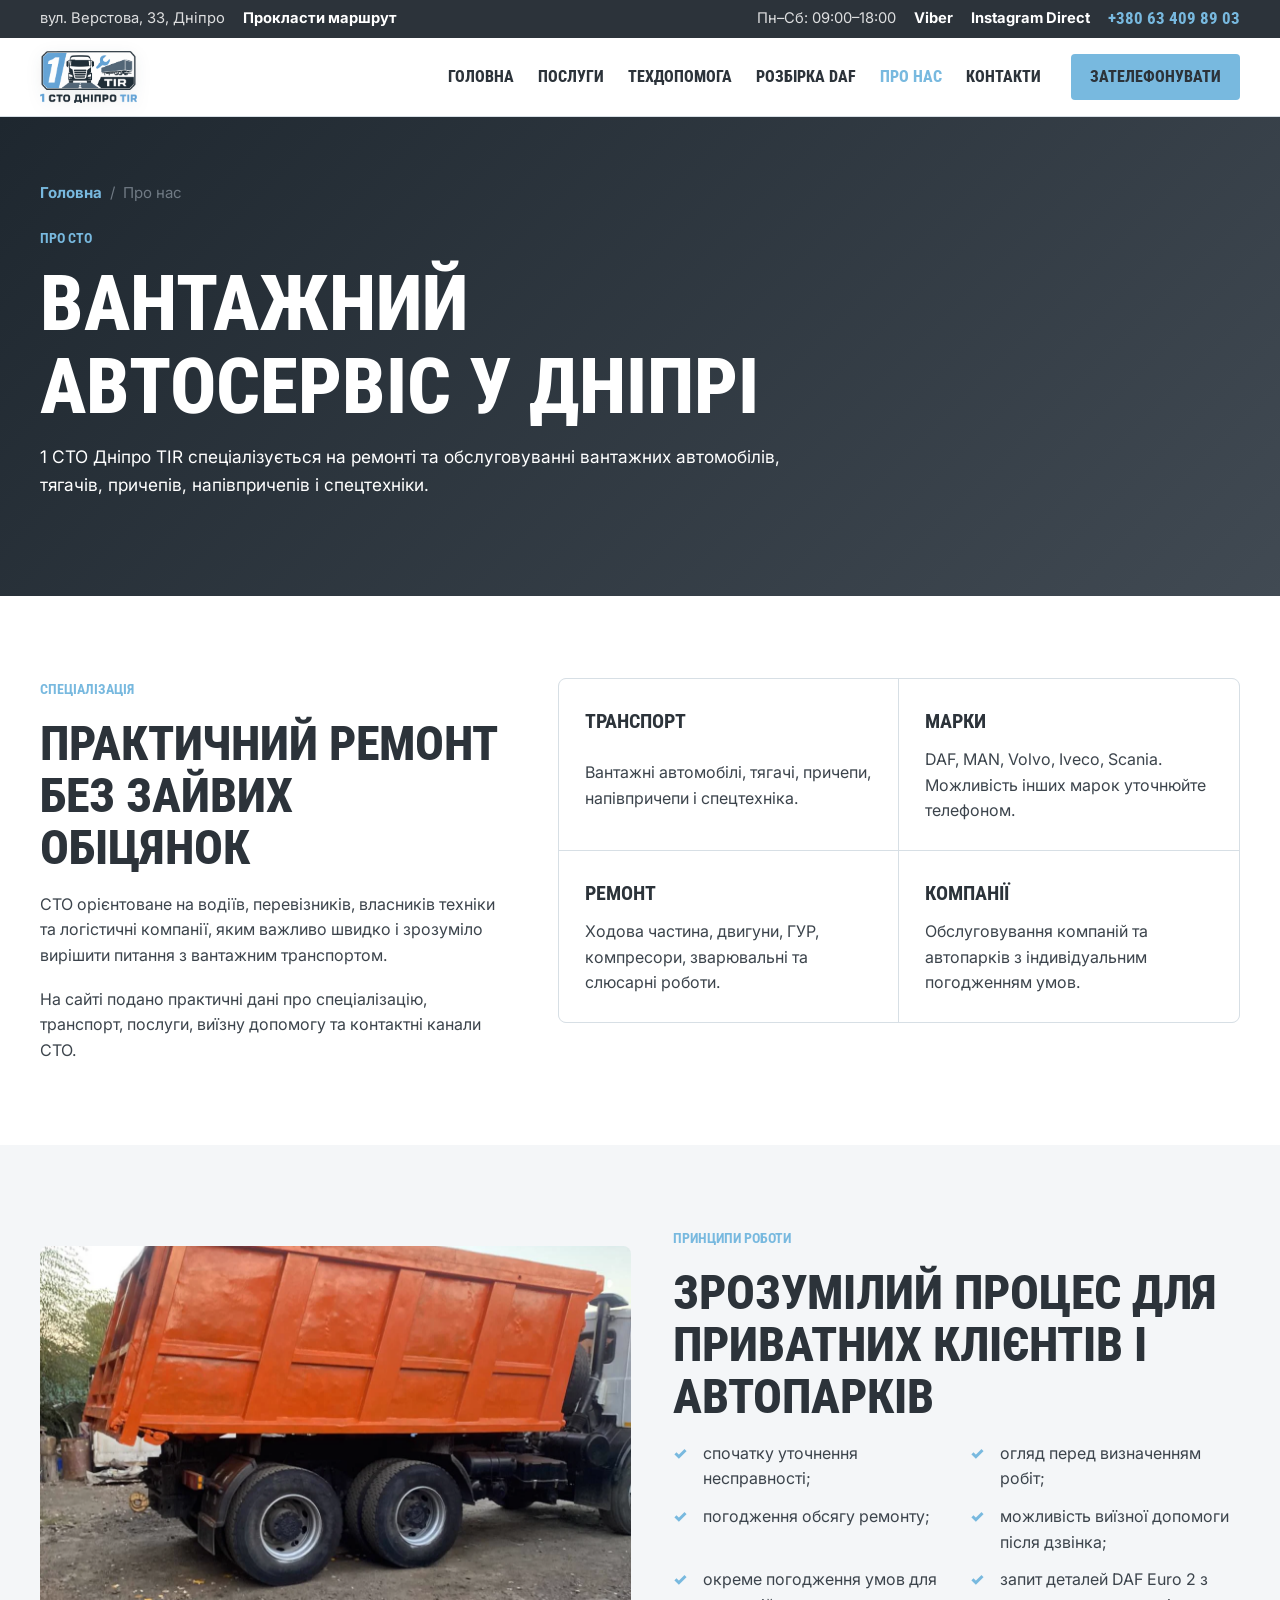
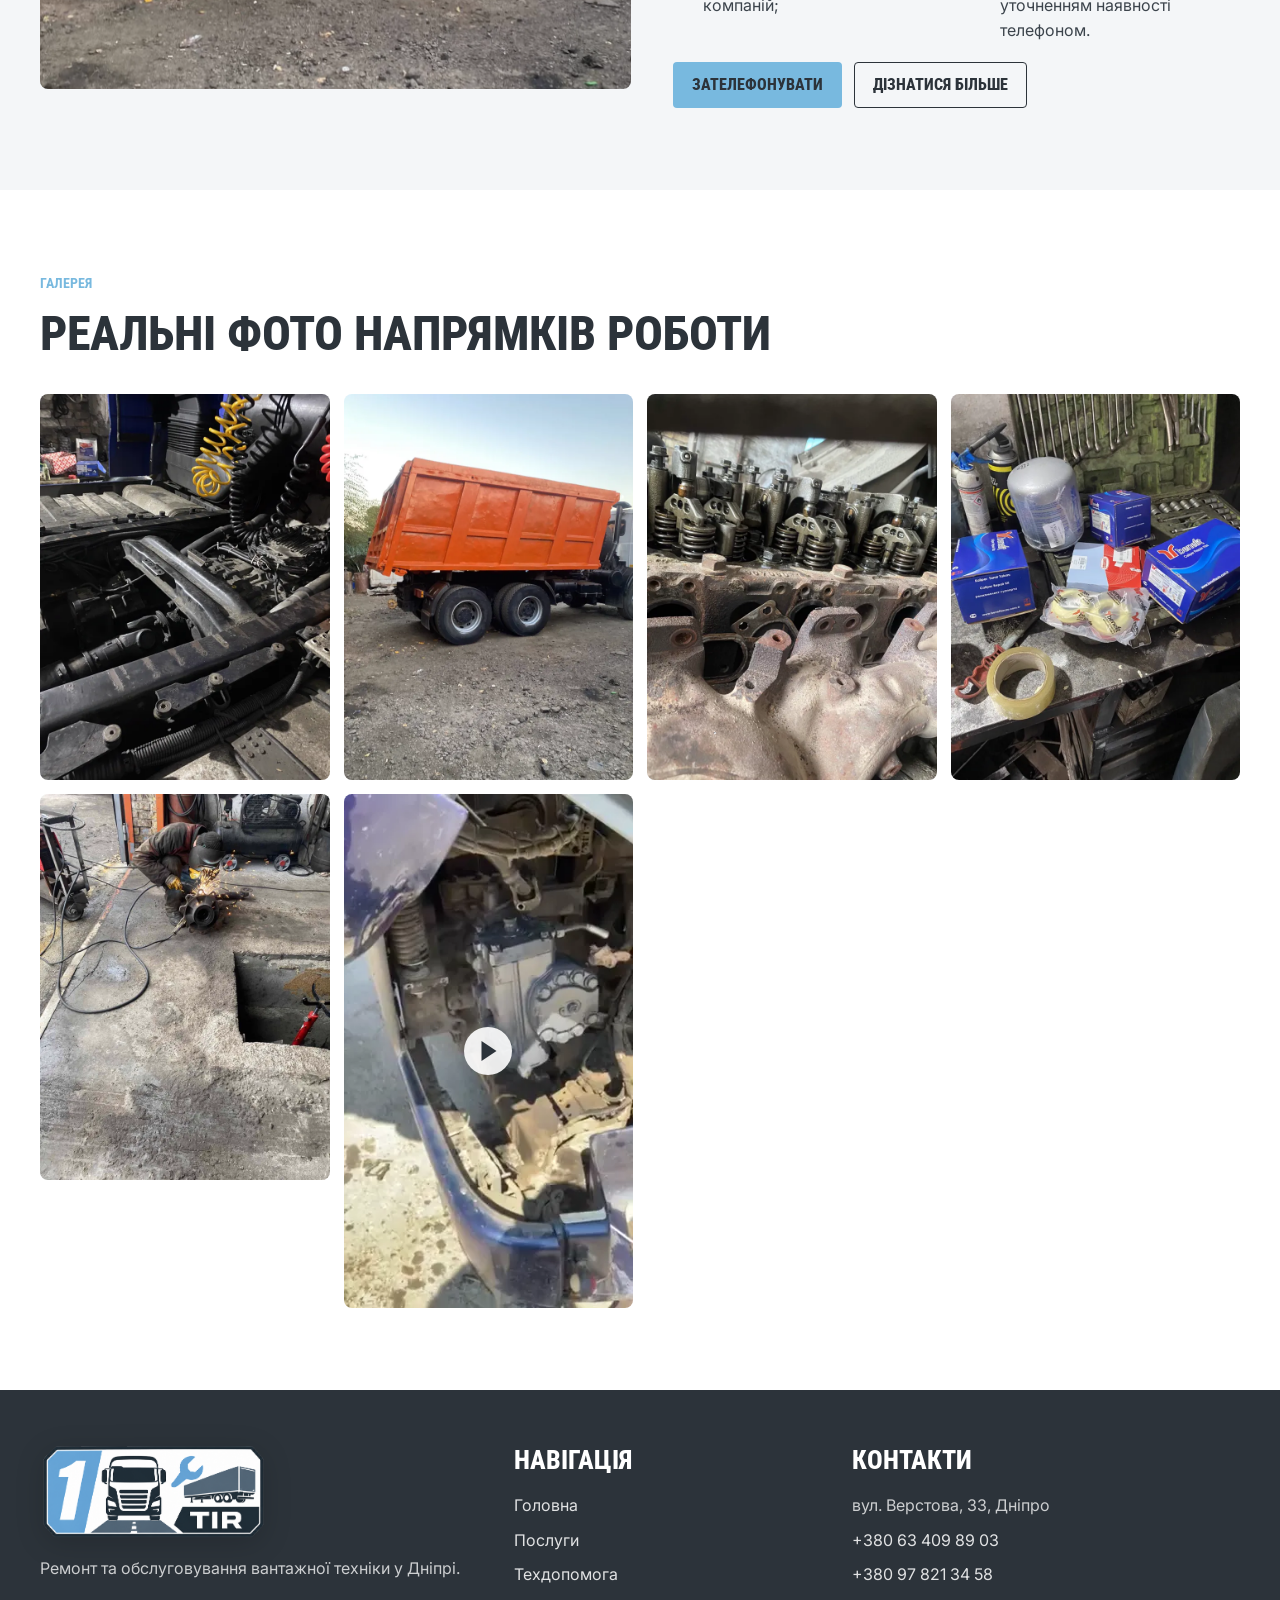
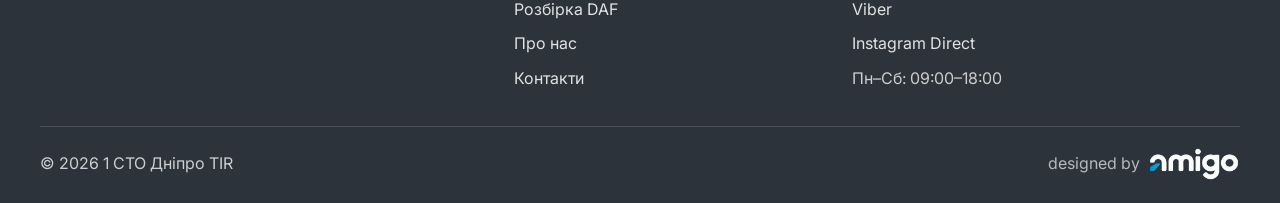
<file: pro-nas.html>
<!doctype html>
<html lang="uk">
<head>
  <meta charset="utf-8">
  <meta name="viewport" content="width=device-width, initial-scale=1">
  <title>Про вантажне СТО 1 СТО Дніпро TIR</title>
  <meta name="description" content="Про 1 СТО Дніпро TIR: ремонт і обслуговування вантажівок, тягачів, причепів та автопарків у Дніпрі, виїзна допомога і DAF Euro 2.">
  <meta name="robots" content="index, follow">
  <link rel="canonical" href="https://1stodniprotir.com.ua/pro-nas">
  <meta property="og:type" content="website">
  <meta property="og:locale" content="uk_UA">
  <meta property="og:site_name" content="1 СТО Дніпро TIR">
  <meta property="og:title" content="Про вантажне СТО 1 СТО Дніпро TIR">
  <meta property="og:description" content="Про 1 СТО Дніпро TIR: ремонт і обслуговування вантажівок, тягачів, причепів та автопарків у Дніпрі, виїзна допомога і DAF Euro 2.">
  <meta property="og:url" content="https://1stodniprotir.com.ua/pro-nas">
  <meta property="og:image" content="https://1stodniprotir.com.ua/assets/images/real/full/truck-yard-01.webp">
  <meta name="twitter:card" content="summary_large_image">
  <meta name="twitter:title" content="Про вантажне СТО 1 СТО Дніпро TIR">
  <meta name="twitter:description" content="Про 1 СТО Дніпро TIR: ремонт і обслуговування вантажівок, тягачів, причепів та автопарків у Дніпрі, виїзна допомога і DAF Euro 2.">
  <meta name="twitter:image" content="https://1stodniprotir.com.ua/assets/images/real/full/truck-yard-01.webp">
  <link rel="icon" href="assets/icons/favicon.svg" type="image/svg+xml">
  <link rel="manifest" href="site.webmanifest">
  <link rel="preconnect" href="https://fonts.googleapis.com">
  <link rel="preconnect" href="https://fonts.gstatic.com" crossorigin>
  <link href="https://fonts.googleapis.com/css2?family=Inter:wght@400;600;700;800&family=Roboto+Condensed:wght@700;800;900&display=swap" rel="stylesheet">
  <link rel="stylesheet" href="assets/css/reset.css">
  <link rel="stylesheet" href="assets/css/variables.css">
  <link rel="stylesheet" href="assets/css/base.css">
  <link rel="stylesheet" href="assets/css/components.css">
  <link rel="stylesheet" href="assets/css/pages.css">
  <link rel="stylesheet" href="assets/css/responsive.css">
  <script type="module" src="assets/js/main.js"></script>
  <script type="application/ld+json">
  {
    "@context": "https://schema.org",
    "@graph": [
      {
        "@type": ["AutoRepair", "LocalBusiness"],
        "@id": "https://1stodniprotir.com.ua/#business",
        "name": "1 СТО Дніпро TIR",
        "url": "https://1stodniprotir.com.ua/",
        "logo": "https://1stodniprotir.com.ua/assets/images/logo.png",
        "image": "https://1stodniprotir.com.ua/assets/images/real/full/truck-yard-01.webp",
        "telephone": ["+380634098903", "+380978213458"],
        "address": {
          "@type": "PostalAddress",
          "streetAddress": "вул. Верстова, 33",
          "addressLocality": "Дніпро",
          "addressCountry": "UA"
        },
        "openingHoursSpecification": [
          {
            "@type": "OpeningHoursSpecification",
            "dayOfWeek": ["Monday", "Tuesday", "Wednesday", "Thursday", "Friday", "Saturday"],
            "opens": "09:00",
            "closes": "18:00"
          }
        ],
        "areaServed": ["Дніпро", "Дніпропетровська область"]
      },
      {
        "@type": "WebSite",
        "@id": "https://1stodniprotir.com.ua/#website",
        "url": "https://1stodniprotir.com.ua/",
        "name": "1 СТО Дніпро TIR",
        "inLanguage": "uk",
        "publisher": {
          "@id": "https://1stodniprotir.com.ua/#business"
        }
      },
      {
        "@type": "WebPage",
        "@id": "https://1stodniprotir.com.ua/pro-nas#webpage",
        "url": "https://1stodniprotir.com.ua/pro-nas",
        "name": "Про вантажне СТО 1 СТО Дніпро TIR",
        "description": "Про 1 СТО Дніпро TIR: ремонт і обслуговування вантажівок, тягачів, причепів та автопарків у Дніпрі, виїзна допомога і DAF Euro 2.",
        "isPartOf": {
          "@id": "https://1stodniprotir.com.ua/#website"
        },
        "about": {
          "@id": "https://1stodniprotir.com.ua/#business"
        },
        "breadcrumb": {
          "@id": "https://1stodniprotir.com.ua/pro-nas#breadcrumb"
        },
        "inLanguage": "uk"
      },
      {
        "@type": "BreadcrumbList",
        "@id": "https://1stodniprotir.com.ua/pro-nas#breadcrumb",
        "itemListElement": [
          {
            "@type": "ListItem",
            "position": 1,
            "name": "Головна",
            "item": "https://1stodniprotir.com.ua/"
          },
          {
            "@type": "ListItem",
            "position": 2,
            "name": "Про нас",
            "item": "https://1stodniprotir.com.ua/pro-nas"
          }
        ]
      }
    ]
  }
  </script>
</head>
<body data-page="about">
  <a class="skip-link" href="#main">Перейти до змісту</a>
  <div class="topbar"><div class="container topbar__inner"><div class="topbar__group"><span data-config="address">вул. Верстова, 33, Дніпро</span><a href="#" data-map-link target="_blank" rel="noopener">Прокласти маршрут</a></div><div class="topbar__group"><span data-config="schedule">Пн–Сб: 09:00–18:00</span><a href="#" data-viber-link>Viber</a><span data-optional-instagram><a href="#" data-instagram-link target="_blank" rel="noopener">Instagram Direct</a></span><a class="topbar__phone" href="tel:+380634098903" data-phone-primary>+380 63 409 89 03</a></div></div></div>
  <header class="site-header" data-header><div class="container site-header__inner"><a class="site-logo" href="index.html" aria-label="1 СТО Дніпро TIR - головна сторінка"><img class="site-logo__image" src="assets/images/logo.png" alt="1 СТО Дніпро TIR" width="1166" height="627"></a><button class="menu-toggle" type="button" aria-label="Відкрити меню" aria-expanded="false" data-menu-toggle><span class="menu-toggle__lines" aria-hidden="true"></span></button><nav class="site-nav" aria-label="Головна навігація" data-site-nav><ul class="site-nav__list"><li><a class="site-nav__link" href="index.html" data-nav-link="home">Головна</a></li><li><a class="site-nav__link" href="poslugy.html" data-nav-link="services">Послуги</a></li><li><a class="site-nav__link" href="vyizdna-tehdopomoga.html" data-nav-link="roadside">Техдопомога</a></li><li><a class="site-nav__link" href="rozbirka-daf.html" data-nav-link="daf">Розбірка DAF</a></li><li><a class="site-nav__link" href="pro-nas.html" data-nav-link="about">Про нас</a></li><li><a class="site-nav__link" href="kontakty.html" data-nav-link="contacts">Контакти</a></li></ul><a class="btn btn--primary" href="tel:+380634098903" data-phone-primary>Зателефонувати</a></nav></div></header>

  <main id="main">
    <section class="page-hero">
      <div class="container">
        <nav class="breadcrumbs" aria-label="Хлібні крихти"><a href="index.html">Головна</a><span>/</span><span aria-current="page">Про нас</span></nav>
        <div class="section__head">
          <span class="section__eyebrow">Про СТО</span>
          <h1>Вантажний автосервіс у Дніпрі</h1>
          <p class="lead">1 СТО Дніпро TIR спеціалізується на ремонті та обслуговуванні вантажних автомобілів, тягачів, причепів, напівпричепів і спецтехніки.</p>
        </div>
      </div>
    </section>

    <section class="section">
      <div class="container about-split">
        <div class="stack reveal">
          <span class="section__eyebrow">Спеціалізація</span>
          <h2>Практичний ремонт без зайвих обіцянок</h2>
          <p>СТО орієнтоване на водіїв, перевізників, власників техніки та логістичні компанії, яким важливо швидко і зрозуміло вирішити питання з вантажним транспортом.</p>
          <p>На сайті подано практичні дані про спеціалізацію, транспорт, послуги, виїзну допомогу та контактні канали СТО.</p>
        </div>
        <div class="feature-band reveal">
          <div class="feature-band__item"><strong>Транспорт</strong><p>Вантажні автомобілі, тягачі, причепи, напівпричепи і спецтехніка.</p></div>
          <div class="feature-band__item"><strong>Марки</strong><p>DAF, MAN, Volvo, Iveco, Scania. Можливість інших марок уточнюйте телефоном.</p></div>
          <div class="feature-band__item"><strong>Ремонт</strong><p>Ходова частина, двигуни, ГУР, компресори, зварювальні та слюсарні роботи.</p></div>
          <div class="feature-band__item"><strong>Компанії</strong><p>Обслуговування компаній та автопарків з індивідуальним погодженням умов.</p></div>
        </div>
      </div>
    </section>

    <section class="section section--light">
      <div class="container media-block">
        <div class="media-block__image reveal"><img src="assets/images/real/full/truck-yard-01.webp" width="1200" height="1600" loading="lazy" alt="Вантажний автомобіль на території СТО у Дніпрі"></div>
        <div class="stack reveal">
          <span class="section__eyebrow">Принципи роботи</span>
          <h2>Зрозумілий процес для приватних клієнтів і автопарків</h2>
          <ul class="check-list">
            <li>спочатку уточнення несправності;</li>
            <li>огляд перед визначенням робіт;</li>
            <li>погодження обсягу ремонту;</li>
            <li>можливість виїзної допомоги після дзвінка;</li>
            <li>окреме погодження умов для компаній;</li>
            <li>запит деталей DAF Euro 2 з уточненням наявності телефоном.</li>
          </ul>
          <div class="cta-row"><a class="btn btn--primary" href="tel:+380634098903" data-phone-primary>Зателефонувати</a><a class="btn btn--ghost" href="poslugy.html">Дізнатися більше</a></div>
        </div>
      </div>
    </section>

    <section class="section">
      <div class="container">
        <div class="section__head reveal"><span class="section__eyebrow">Галерея</span><h2>Реальні фото напрямків роботи</h2></div>
        <div class="gallery reveal">
          <button class="gallery__button" type="button" data-lightbox-src="assets/images/real/full/truck-service-01.webp" data-lightbox-alt="Ремонт вантажівки у сервісній зоні" aria-label="Відкрити фото сервісної зони"><img src="assets/images/real/thumbs/truck-service-01.webp" width="700" height="934" loading="lazy" alt="Ремонт вантажівки у сервісній зоні"></button>
          <button class="gallery__button" type="button" data-lightbox-src="assets/images/real/full/truck-yard-01.webp" data-lightbox-alt="Вантажний автомобіль на території СТО у Дніпрі" aria-label="Відкрити фото території СТО"><img src="assets/images/real/thumbs/truck-yard-01.webp" width="700" height="934" loading="lazy" alt="Вантажний автомобіль на території СТО у Дніпрі"></button>
          <button class="gallery__button" type="button" data-lightbox-src="assets/images/real/full/truck-engine-repair-04.webp" data-lightbox-alt="Головка блока та клапанні механізми вантажного двигуна" aria-label="Відкрити фото ремонту двигуна"><img src="assets/images/real/thumbs/truck-engine-repair-04.webp" width="700" height="934" loading="lazy" alt="Головка блока та клапанні механізми вантажного двигуна"></button>
          <button class="gallery__button" type="button" data-lightbox-src="assets/images/real/full/truck-spare-parts-01.webp" data-lightbox-alt="Деталі для ремонту вантажної техніки" aria-label="Відкрити фото деталей вантажної техніки"><img src="assets/images/real/thumbs/truck-spare-parts-01.webp" width="700" height="934" loading="lazy" alt="Деталі для ремонту вантажної техніки"></button>
          <button class="gallery__button" type="button" data-lightbox-src="assets/images/real/full/truck-welding-repair-01.webp" data-lightbox-alt="Зварювальні роботи під час ремонту вантажної техніки" aria-label="Відкрити фото зварювальних робіт"><img src="assets/images/real/thumbs/truck-welding-repair-01.webp" width="700" height="934" loading="lazy" alt="Зварювальні роботи під час ремонту вантажної техніки"></button>
          <button class="gallery__button gallery__button--tall gallery__button--video" type="button" data-lightbox-type="video" data-lightbox-src="assets/videos/real/truck-dismantling-video-01.mp4" data-lightbox-alt="Відео розбирання вузла вантажного автомобіля" aria-label="Відкрити відео розбирання вузла"><img src="assets/images/real/thumbs/truck-dismantling-video-01.webp" width="320" height="568" loading="lazy" alt="Відео розбирання вузла вантажного автомобіля"><span class="gallery__play" aria-hidden="true"></span></button>
        </div>
      </div>
    </section>
  </main>

  <footer class="site-footer"><div class="container"><div class="site-footer__grid"><div class="stack"><a class="footer-logo" href="index.html" aria-label="1 СТО Дніпро TIR - головна сторінка"><img class="footer-logo__image" src="assets/images/logo-footer.png" alt="1 СТО Дніпро TIR" width="1166" height="627" loading="lazy"></a><p>Ремонт та обслуговування вантажної техніки у Дніпрі.</p></div><div class="stack"><h3>Навігація</h3><ul class="footer-list"><li><a href="index.html">Головна</a></li><li><a href="poslugy.html">Послуги</a></li><li><a href="vyizdna-tehdopomoga.html">Техдопомога</a></li><li><a href="rozbirka-daf.html">Розбірка DAF</a></li><li><a href="pro-nas.html">Про нас</a></li><li><a href="kontakty.html">Контакти</a></li></ul></div><div class="stack"><h3>Контакти</h3><ul class="footer-list"><li data-config="address">вул. Верстова, 33, Дніпро</li><li><a href="tel:+380634098903" data-phone-primary>+380 63 409 89 03</a></li><li><a href="tel:+380978213458" data-phone-secondary>+380 97 821 34 58</a></li><li><a href="#" data-viber-link>Viber</a></li><li data-optional-instagram><a href="#" data-instagram-link target="_blank" rel="noopener">Instagram Direct</a></li><li data-config="schedule">Пн–Сб: 09:00–18:00</li></ul></div></div><div class="site-footer__bottom"><span>© <span data-current-year></span> 1 СТО Дніпро TIR</span><a class="site-footer__credit" href="https://amigostudio.pl/uk/" target="_blank" rel="noopener" aria-label="Designed by AMIGO"><span>designed by</span><img class="site-footer__credit-logo" src="assets/images/amigo-logo.png" width="628" height="238" loading="lazy" alt="AMIGO"></a></div></div></footer>
  <nav class="mobile-actions" aria-label="Швидкі дії">
    <a href="tel:+380634098903" data-phone-primary><span class="mobile-actions__icon" aria-hidden="true"><svg viewBox="0 0 24 24" focusable="false"><path d="M6.7 3.8 9 3.2l2.1 4.8-1.4 1c.9 1.8 2.3 3.2 4.1 4.1l1-1.4 4.8 2.1-.6 2.3c-.3 1.2-1.4 2-2.6 1.8C10.3 17.2 5 11.9 4.2 5.8 4 4.6 4.8 4.1 6.7 3.8Z"/></svg></span><span>Дзвінок</span></a>
    <a href="#" data-viber-link><span class="mobile-actions__icon" aria-hidden="true"><svg viewBox="0 0 24 24" focusable="false"><path d="M6.4 4.4C7.9 3.5 9.8 3 12 3s4.1.5 5.6 1.4C19.2 5.4 20 7 20 9.5c0 2.7-.9 4.6-2.7 5.8-1.3.9-3 1.3-5.1 1.4l-3.2 3v-3.2c-1.3-.2-2.4-.6-3.2-1.2C4 14.1 3.2 12.2 3.2 9.5c0-2.5.8-4.1 3.2-5.1Z"/><path d="M8.7 7.4c.4 2.8 2.1 4.7 4.9 5.4l1-1.1 2.1 1c-.3 1.3-1.4 2.1-2.9 1.8-3.4-.7-5.8-3.1-6.6-6.5-.3-1.5.5-2.6 1.8-2.9l1 2.1-1.3 1.2Z"/></svg></span><span>Viber</span></a>
    <a href="#" data-instagram-link data-optional-instagram target="_blank" rel="noopener"><span class="mobile-actions__icon" aria-hidden="true"><svg viewBox="0 0 24 24" focusable="false"><rect x="4" y="4" width="16" height="16" rx="4"/><circle cx="12" cy="12" r="3.25"/><circle cx="16.7" cy="7.3" r="1"/></svg></span><span>Instagram</span></a>
  </nav>
  <button class="top-link" type="button" data-scroll-top aria-label="Повернутися нагору">↑</button>
</body>
</html>
</file>
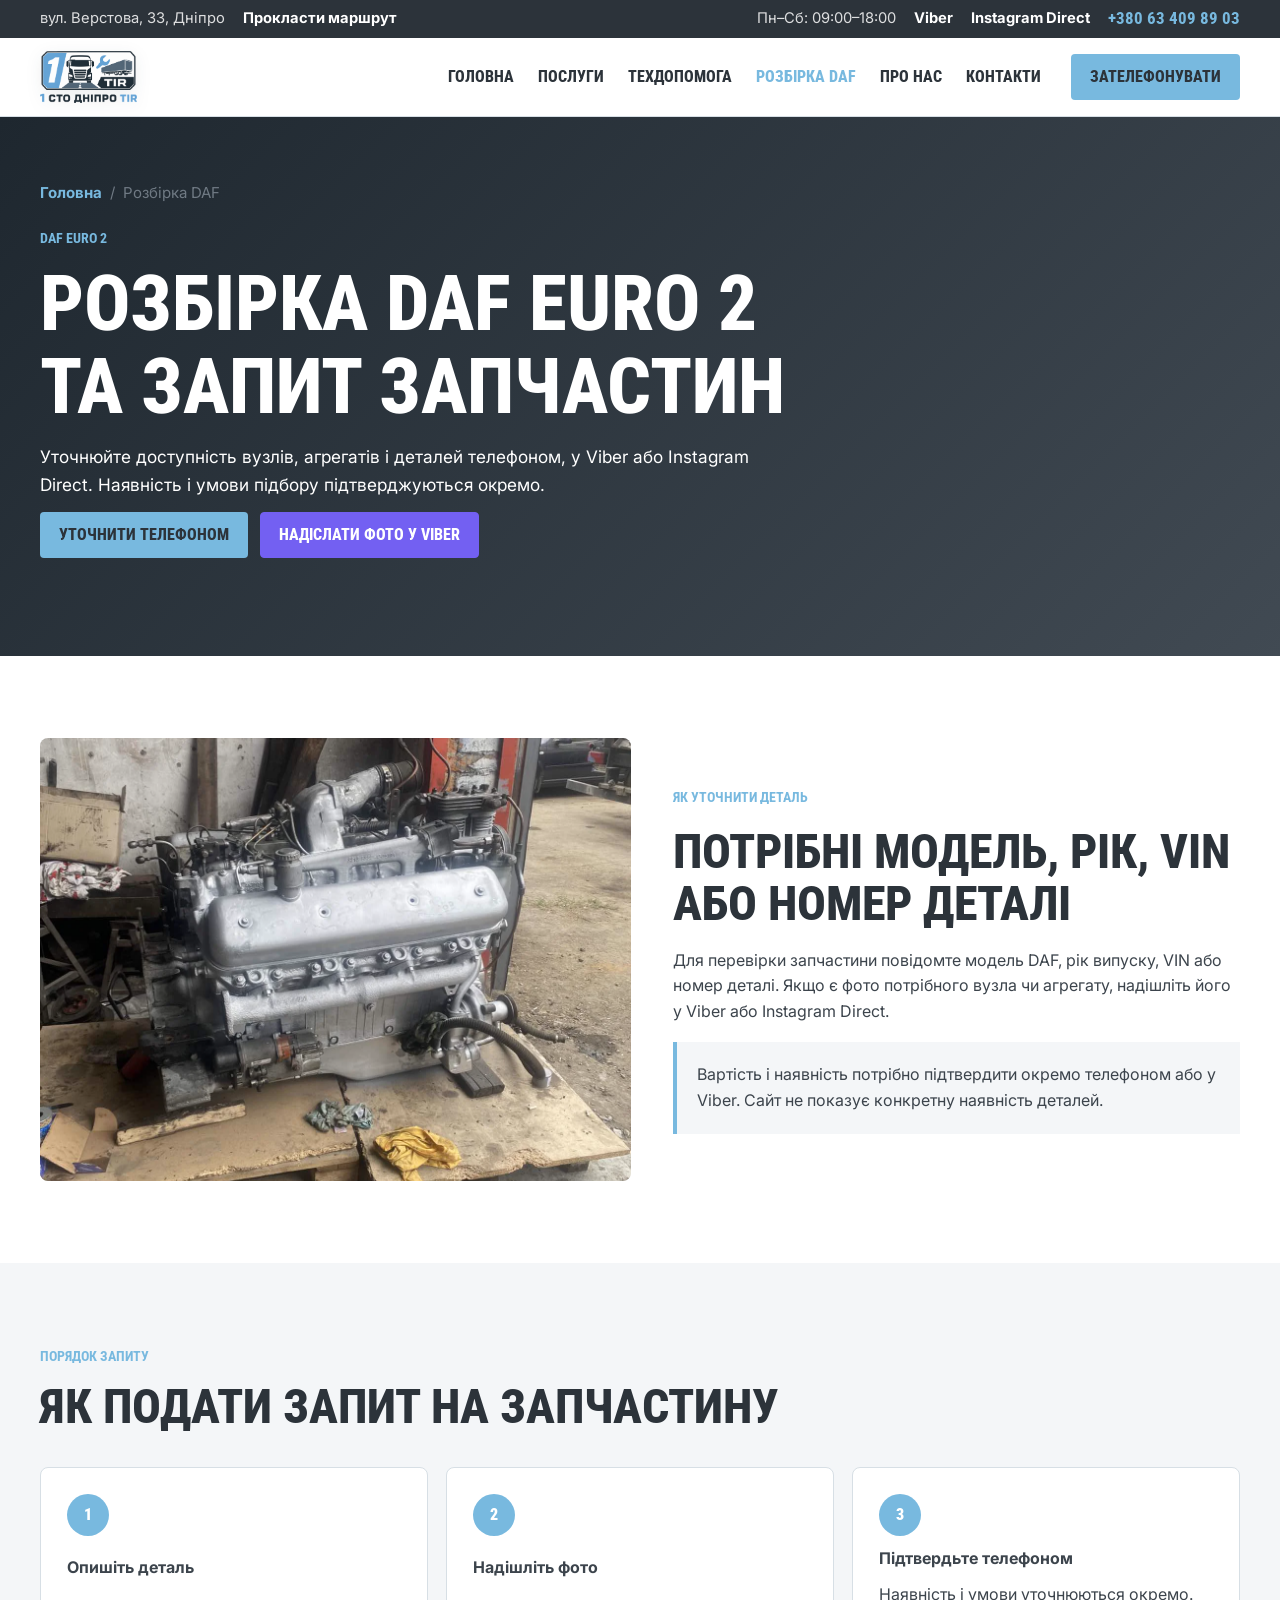
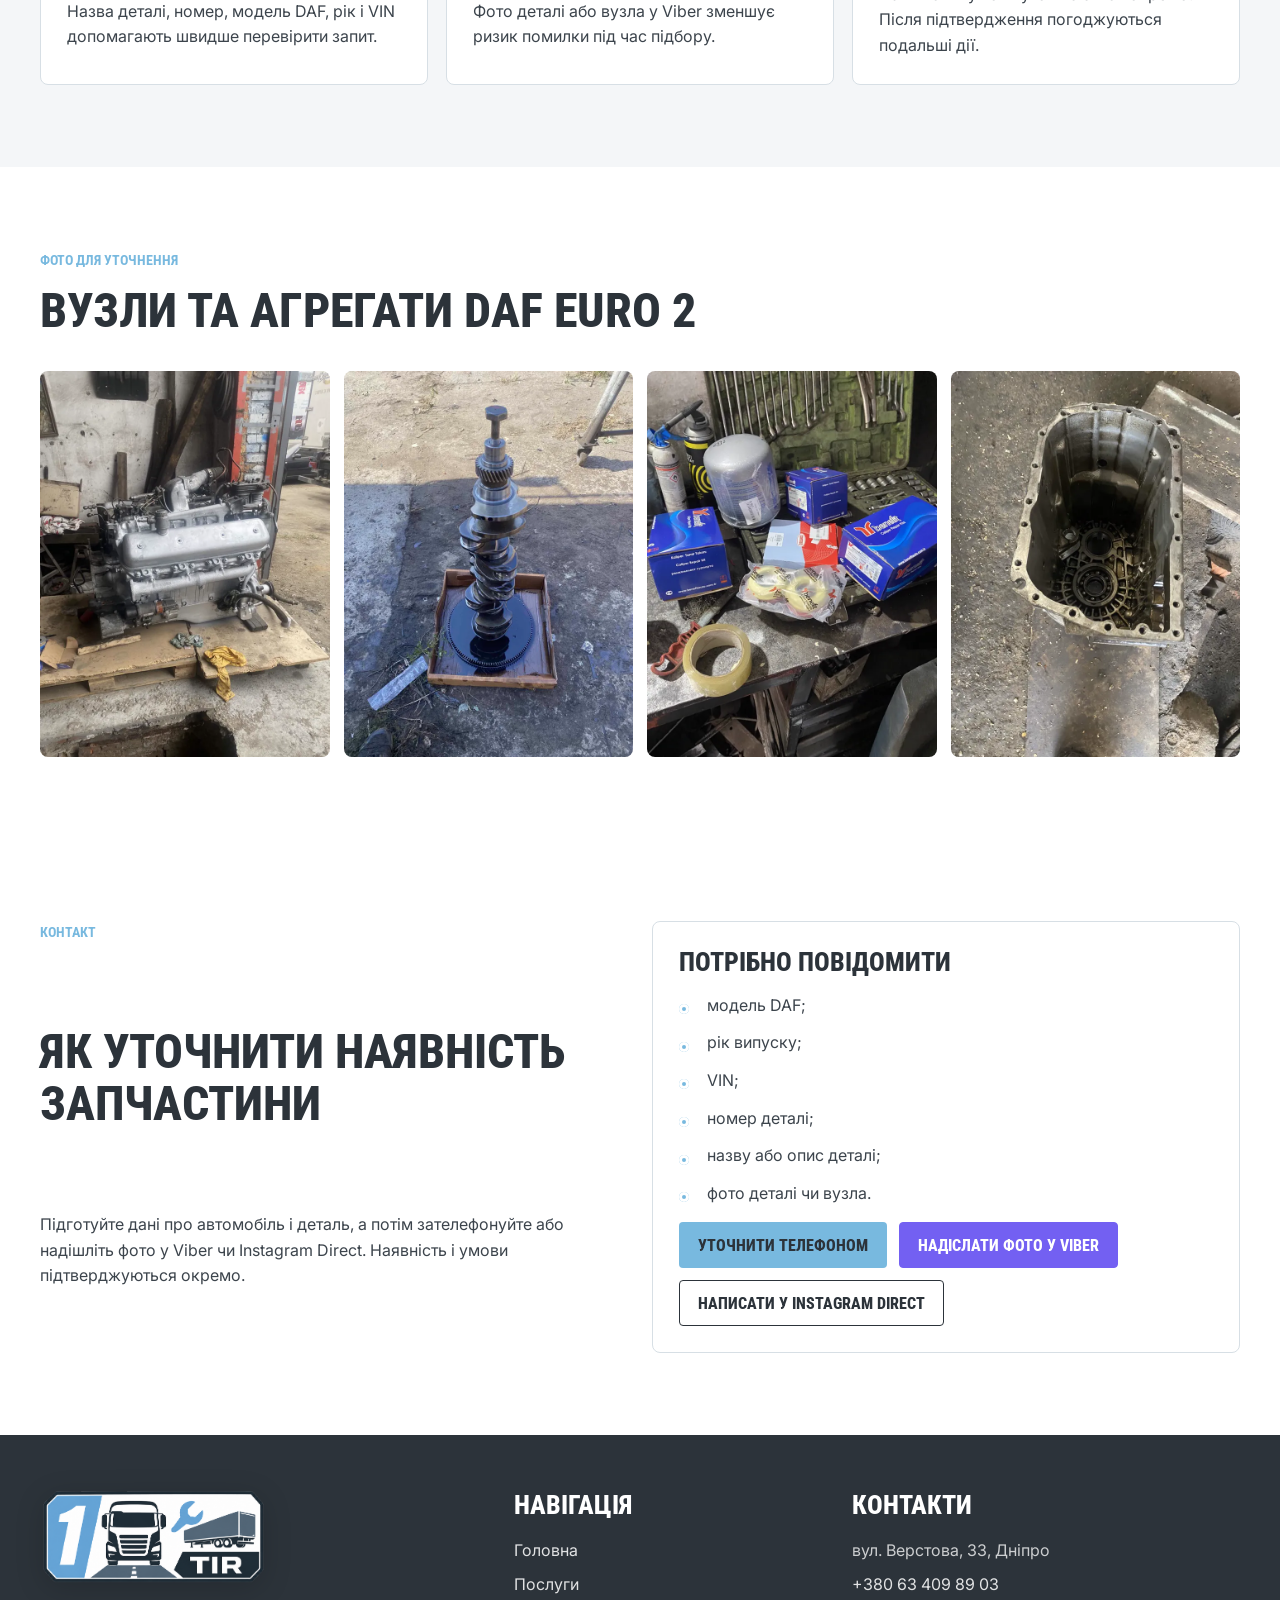
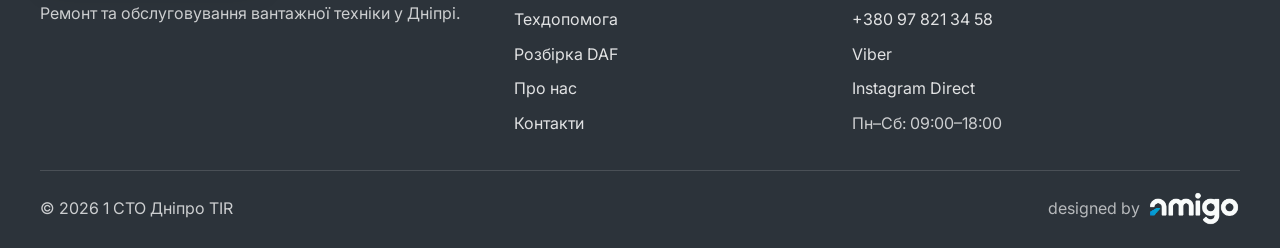
<file: rozbirka-daf.html>
<!doctype html>
<html lang="uk">
<head>
  <meta charset="utf-8">
  <meta name="viewport" content="width=device-width, initial-scale=1">
  <title>Розбірка DAF Euro 2 та запчастини у Дніпрі</title>
  <meta name="description" content="Розбірка DAF Euro 2 у Дніпрі. Уточнення наявності двигунів, агрегатів і запчастин телефоном, через Viber або Instagram Direct.">
  <meta name="robots" content="index, follow">
  <link rel="canonical" href="https://1stodniprotir.com.ua/rozbirka-daf">
  <meta property="og:type" content="website">
  <meta property="og:locale" content="uk_UA">
  <meta property="og:site_name" content="1 СТО Дніпро TIR">
  <meta property="og:title" content="Розбірка DAF Euro 2 та запчастини у Дніпрі">
  <meta property="og:description" content="Розбірка DAF Euro 2 у Дніпрі. Уточнення наявності двигунів, агрегатів і запчастин телефоном, через Viber або Instagram Direct.">
  <meta property="og:url" content="https://1stodniprotir.com.ua/rozbirka-daf">
  <meta property="og:image" content="https://1stodniprotir.com.ua/assets/images/real/full/daf-parts-01.webp">
  <meta name="twitter:card" content="summary_large_image">
  <meta name="twitter:title" content="Розбірка DAF Euro 2 та запчастини у Дніпрі">
  <meta name="twitter:description" content="Розбірка DAF Euro 2 у Дніпрі. Уточнення наявності двигунів, агрегатів і запчастин телефоном, через Viber або Instagram Direct.">
  <meta name="twitter:image" content="https://1stodniprotir.com.ua/assets/images/real/full/daf-parts-01.webp">
  <link rel="icon" href="assets/icons/favicon.svg" type="image/svg+xml">
  <link rel="manifest" href="site.webmanifest">
  <link rel="preconnect" href="https://fonts.googleapis.com">
  <link rel="preconnect" href="https://fonts.gstatic.com" crossorigin>
  <link href="https://fonts.googleapis.com/css2?family=Inter:wght@400;600;700;800&family=Roboto+Condensed:wght@700;800;900&display=swap" rel="stylesheet">
  <link rel="stylesheet" href="assets/css/reset.css">
  <link rel="stylesheet" href="assets/css/variables.css">
  <link rel="stylesheet" href="assets/css/base.css">
  <link rel="stylesheet" href="assets/css/components.css">
  <link rel="stylesheet" href="assets/css/pages.css">
  <link rel="stylesheet" href="assets/css/responsive.css">
  <script type="module" src="assets/js/main.js"></script>
  <script type="application/ld+json">
  {
    "@context": "https://schema.org",
    "@graph": [
      {
        "@type": ["AutoRepair", "LocalBusiness"],
        "@id": "https://1stodniprotir.com.ua/#business",
        "name": "1 СТО Дніпро TIR",
        "url": "https://1stodniprotir.com.ua/",
        "logo": "https://1stodniprotir.com.ua/assets/images/logo.png",
        "image": "https://1stodniprotir.com.ua/assets/images/real/full/daf-parts-01.webp",
        "telephone": ["+380634098903", "+380978213458"],
        "address": {
          "@type": "PostalAddress",
          "streetAddress": "вул. Верстова, 33",
          "addressLocality": "Дніпро",
          "addressCountry": "UA"
        },
        "openingHoursSpecification": [
          {
            "@type": "OpeningHoursSpecification",
            "dayOfWeek": ["Monday", "Tuesday", "Wednesday", "Thursday", "Friday", "Saturday"],
            "opens": "09:00",
            "closes": "18:00"
          }
        ],
        "areaServed": ["Дніпро", "Дніпропетровська область"]
      },
      {
        "@type": "WebSite",
        "@id": "https://1stodniprotir.com.ua/#website",
        "url": "https://1stodniprotir.com.ua/",
        "name": "1 СТО Дніпро TIR",
        "inLanguage": "uk",
        "publisher": {
          "@id": "https://1stodniprotir.com.ua/#business"
        }
      },
      {
        "@type": "WebPage",
        "@id": "https://1stodniprotir.com.ua/rozbirka-daf#webpage",
        "url": "https://1stodniprotir.com.ua/rozbirka-daf",
        "name": "Розбірка DAF Euro 2 та запчастини у Дніпрі",
        "description": "Розбірка DAF Euro 2 у Дніпрі. Уточнення наявності двигунів, агрегатів і запчастин телефоном, через Viber або Instagram Direct.",
        "isPartOf": {
          "@id": "https://1stodniprotir.com.ua/#website"
        },
        "about": {
          "@id": "https://1stodniprotir.com.ua/#business"
        },
        "breadcrumb": {
          "@id": "https://1stodniprotir.com.ua/rozbirka-daf#breadcrumb"
        },
        "inLanguage": "uk"
      },
      {
        "@type": "BreadcrumbList",
        "@id": "https://1stodniprotir.com.ua/rozbirka-daf#breadcrumb",
        "itemListElement": [
          {
            "@type": "ListItem",
            "position": 1,
            "name": "Головна",
            "item": "https://1stodniprotir.com.ua/"
          },
          {
            "@type": "ListItem",
            "position": 2,
            "name": "Розбірка DAF",
            "item": "https://1stodniprotir.com.ua/rozbirka-daf"
          }
        ]
      },
      {
        "@type": "Service",
        "@id": "https://1stodniprotir.com.ua/rozbirka-daf#service",
        "name": "Розбірка DAF Euro 2 та запчастини у Дніпрі",
        "serviceType": "Запит запчастин DAF Euro 2",
        "provider": {
          "@id": "https://1stodniprotir.com.ua/#business"
        },
        "areaServed": ["Дніпро", "Дніпропетровська область"],
        "url": "https://1stodniprotir.com.ua/rozbirka-daf"
      }
    ]
  }
  </script>
</head>
<body data-page="daf">
  <a class="skip-link" href="#main">Перейти до змісту</a>
  <div class="topbar"><div class="container topbar__inner"><div class="topbar__group"><span data-config="address">вул. Верстова, 33, Дніпро</span><a href="#" data-map-link target="_blank" rel="noopener">Прокласти маршрут</a></div><div class="topbar__group"><span data-config="schedule">Пн–Сб: 09:00–18:00</span><a href="#" data-viber-link>Viber</a><span data-optional-instagram><a href="#" data-instagram-link target="_blank" rel="noopener">Instagram Direct</a></span><a class="topbar__phone" href="tel:+380634098903" data-phone-primary>+380 63 409 89 03</a></div></div></div>
  <header class="site-header" data-header><div class="container site-header__inner"><a class="site-logo" href="index.html" aria-label="1 СТО Дніпро TIR - головна сторінка"><img class="site-logo__image" src="assets/images/logo.png" alt="1 СТО Дніпро TIR" width="1166" height="627"></a><button class="menu-toggle" type="button" aria-label="Відкрити меню" aria-expanded="false" data-menu-toggle><span class="menu-toggle__lines" aria-hidden="true"></span></button><nav class="site-nav" aria-label="Головна навігація" data-site-nav><ul class="site-nav__list"><li><a class="site-nav__link" href="index.html" data-nav-link="home">Головна</a></li><li><a class="site-nav__link" href="poslugy.html" data-nav-link="services">Послуги</a></li><li><a class="site-nav__link" href="vyizdna-tehdopomoga.html" data-nav-link="roadside">Техдопомога</a></li><li><a class="site-nav__link" href="rozbirka-daf.html" data-nav-link="daf">Розбірка DAF</a></li><li><a class="site-nav__link" href="pro-nas.html" data-nav-link="about">Про нас</a></li><li><a class="site-nav__link" href="kontakty.html" data-nav-link="contacts">Контакти</a></li></ul><a class="btn btn--primary" href="tel:+380634098903" data-phone-primary>Зателефонувати</a></nav></div></header>

  <main id="main">
    <section class="page-hero page-hero--daf">
      <div class="container">
        <nav class="breadcrumbs" aria-label="Хлібні крихти"><a href="index.html">Головна</a><span>/</span><span aria-current="page">Розбірка DAF</span></nav>
        <div class="section__head">
          <span class="section__eyebrow">DAF Euro 2</span>
          <h1>Розбірка DAF Euro 2 та запит запчастин</h1>
          <p class="lead">Уточнюйте доступність вузлів, агрегатів і деталей телефоном, у Viber або Instagram Direct. Наявність і умови підбору підтверджуються окремо.</p>
          <div class="cta-row"><a class="btn btn--primary" href="tel:+380634098903" data-phone-primary>Уточнити телефоном</a><a class="btn btn--viber" href="#" data-viber-link>Надіслати фото у Viber</a></div>
        </div>
      </div>
    </section>

    <section class="section">
      <div class="container media-block">
        <div class="media-block__image reveal"><img src="assets/images/real/full/daf-parts-01.webp" width="1200" height="1600" loading="lazy" alt="Двигун та агрегати DAF Euro 2 для розбірки"></div>
        <div class="stack reveal">
          <span class="section__eyebrow">Як уточнити деталь</span>
          <h2>Потрібні модель, рік, VIN або номер деталі</h2>
          <p>Для перевірки запчастини повідомте модель DAF, рік випуску, VIN або номер деталі. Якщо є фото потрібного вузла чи агрегату, надішліть його у Viber або Instagram Direct.</p>
          <p class="note">Вартість і наявність потрібно підтвердити окремо телефоном або у Viber. Сайт не показує конкретну наявність деталей.</p>
        </div>
      </div>
    </section>

    <section class="section section--light">
      <div class="container">
        <div class="section__head reveal"><span class="section__eyebrow">Порядок запиту</span><h2>Як подати запит на запчастину</h2></div>
        <ol class="steps reveal">
          <li><strong>Опишіть деталь</strong><p>Назва деталі, номер, модель DAF, рік і VIN допомагають швидше перевірити запит.</p></li>
          <li><strong>Надішліть фото</strong><p>Фото деталі або вузла у Viber зменшує ризик помилки під час підбору.</p></li>
          <li><strong>Підтвердьте телефоном</strong><p>Наявність і умови уточнюються окремо. Після підтвердження погоджуються подальші дії.</p></li>
        </ol>
      </div>
    </section>

    <section class="section">
      <div class="container">
        <div class="section__head reveal"><span class="section__eyebrow">Фото для уточнення</span><h2>Вузли та агрегати DAF Euro 2</h2></div>
        <div class="gallery reveal">
          <button class="gallery__button" type="button" data-lightbox-src="assets/images/real/full/daf-parts-01.webp" data-lightbox-alt="Двигун та агрегати DAF Euro 2 для розбірки" aria-label="Відкрити фото агрегатів DAF"><img src="assets/images/real/thumbs/daf-parts-01.webp" width="700" height="934" loading="lazy" alt="Двигун та агрегати DAF Euro 2 для розбірки"></button>
          <button class="gallery__button" type="button" data-lightbox-src="assets/images/real/full/truck-engine-part-01.webp" data-lightbox-alt="Деталь двигуна вантажного автомобіля" aria-label="Відкрити фото деталі двигуна"><img src="assets/images/real/thumbs/truck-engine-part-01.webp" width="700" height="934" loading="lazy" alt="Деталь двигуна вантажного автомобіля"></button>
          <button class="gallery__button" type="button" data-lightbox-src="assets/images/real/full/truck-spare-parts-01.webp" data-lightbox-alt="Вузли та деталі вантажної техніки" aria-label="Відкрити фото вузлів та деталей"><img src="assets/images/real/thumbs/truck-spare-parts-01.webp" width="700" height="934" loading="lazy" alt="Вузли та деталі вантажної техніки"></button>
          <button class="gallery__button" type="button" data-lightbox-src="assets/images/real/full/truck-gearbox-case-01.webp" data-lightbox-alt="Корпус коробки передач вантажного автомобіля" aria-label="Відкрити фото корпуса коробки передач"><img src="assets/images/real/thumbs/truck-gearbox-case-01.webp" width="700" height="934" loading="lazy" alt="Корпус коробки передач вантажного автомобіля"></button>
        </div>
      </div>
    </section>

    <section class="section" id="parts-contact">
      <div class="container grid grid--2">
        <div class="stack reveal">
          <span class="section__eyebrow">Контакт</span>
          <h2>Як уточнити наявність запчастини</h2>
          <p>Підготуйте дані про автомобіль і деталь, а потім зателефонуйте або надішліть фото у Viber чи Instagram Direct. Наявність і умови підтверджуються окремо.</p>
        </div>
        <div class="contacts-panel reveal">
          <h3>Потрібно повідомити</h3>
          <ul class="text-list">
            <li>модель DAF;</li>
            <li>рік випуску;</li>
            <li>VIN;</li>
            <li>номер деталі;</li>
            <li>назву або опис деталі;</li>
            <li>фото деталі чи вузла.</li>
          </ul>
          <div class="cta-row">
            <a class="btn btn--primary" href="tel:+380634098903" data-phone-primary>Уточнити телефоном</a>
            <a class="btn btn--viber" href="#" data-viber-link>Надіслати фото у Viber</a>
            <span data-optional-instagram><a class="btn btn--ghost" href="#" data-instagram-link target="_blank" rel="noopener">Написати у Instagram Direct</a></span>
          </div>
        </div>
      </div>
    </section>
  </main>

  <footer class="site-footer"><div class="container"><div class="site-footer__grid"><div class="stack"><a class="footer-logo" href="index.html" aria-label="1 СТО Дніпро TIR - головна сторінка"><img class="footer-logo__image" src="assets/images/logo-footer.png" alt="1 СТО Дніпро TIR" width="1166" height="627" loading="lazy"></a><p>Ремонт та обслуговування вантажної техніки у Дніпрі.</p></div><div class="stack"><h3>Навігація</h3><ul class="footer-list"><li><a href="index.html">Головна</a></li><li><a href="poslugy.html">Послуги</a></li><li><a href="vyizdna-tehdopomoga.html">Техдопомога</a></li><li><a href="rozbirka-daf.html">Розбірка DAF</a></li><li><a href="pro-nas.html">Про нас</a></li><li><a href="kontakty.html">Контакти</a></li></ul></div><div class="stack"><h3>Контакти</h3><ul class="footer-list"><li data-config="address">вул. Верстова, 33, Дніпро</li><li><a href="tel:+380634098903" data-phone-primary>+380 63 409 89 03</a></li><li><a href="tel:+380978213458" data-phone-secondary>+380 97 821 34 58</a></li><li><a href="#" data-viber-link>Viber</a></li><li data-optional-instagram><a href="#" data-instagram-link target="_blank" rel="noopener">Instagram Direct</a></li><li data-config="schedule">Пн–Сб: 09:00–18:00</li></ul></div></div><div class="site-footer__bottom"><span>© <span data-current-year></span> 1 СТО Дніпро TIR</span><a class="site-footer__credit" href="https://amigostudio.pl/uk/" target="_blank" rel="noopener" aria-label="Designed by AMIGO"><span>designed by</span><img class="site-footer__credit-logo" src="assets/images/amigo-logo.png" width="628" height="238" loading="lazy" alt="AMIGO"></a></div></div></footer>
  <nav class="mobile-actions" aria-label="Швидкі дії">
    <a href="tel:+380634098903" data-phone-primary><span class="mobile-actions__icon" aria-hidden="true"><svg viewBox="0 0 24 24" focusable="false"><path d="M6.7 3.8 9 3.2l2.1 4.8-1.4 1c.9 1.8 2.3 3.2 4.1 4.1l1-1.4 4.8 2.1-.6 2.3c-.3 1.2-1.4 2-2.6 1.8C10.3 17.2 5 11.9 4.2 5.8 4 4.6 4.8 4.1 6.7 3.8Z"/></svg></span><span>Дзвінок</span></a>
    <a href="#" data-viber-link><span class="mobile-actions__icon" aria-hidden="true"><svg viewBox="0 0 24 24" focusable="false"><path d="M6.4 4.4C7.9 3.5 9.8 3 12 3s4.1.5 5.6 1.4C19.2 5.4 20 7 20 9.5c0 2.7-.9 4.6-2.7 5.8-1.3.9-3 1.3-5.1 1.4l-3.2 3v-3.2c-1.3-.2-2.4-.6-3.2-1.2C4 14.1 3.2 12.2 3.2 9.5c0-2.5.8-4.1 3.2-5.1Z"/><path d="M8.7 7.4c.4 2.8 2.1 4.7 4.9 5.4l1-1.1 2.1 1c-.3 1.3-1.4 2.1-2.9 1.8-3.4-.7-5.8-3.1-6.6-6.5-.3-1.5.5-2.6 1.8-2.9l1 2.1-1.3 1.2Z"/></svg></span><span>Viber</span></a>
    <a href="#" data-instagram-link data-optional-instagram target="_blank" rel="noopener"><span class="mobile-actions__icon" aria-hidden="true"><svg viewBox="0 0 24 24" focusable="false"><rect x="4" y="4" width="16" height="16" rx="4"/><circle cx="12" cy="12" r="3.25"/><circle cx="16.7" cy="7.3" r="1"/></svg></span><span>Instagram</span></a>
  </nav>
  <button class="top-link" type="button" data-scroll-top aria-label="Повернутися нагору">↑</button>
</body>
</html>
</file>
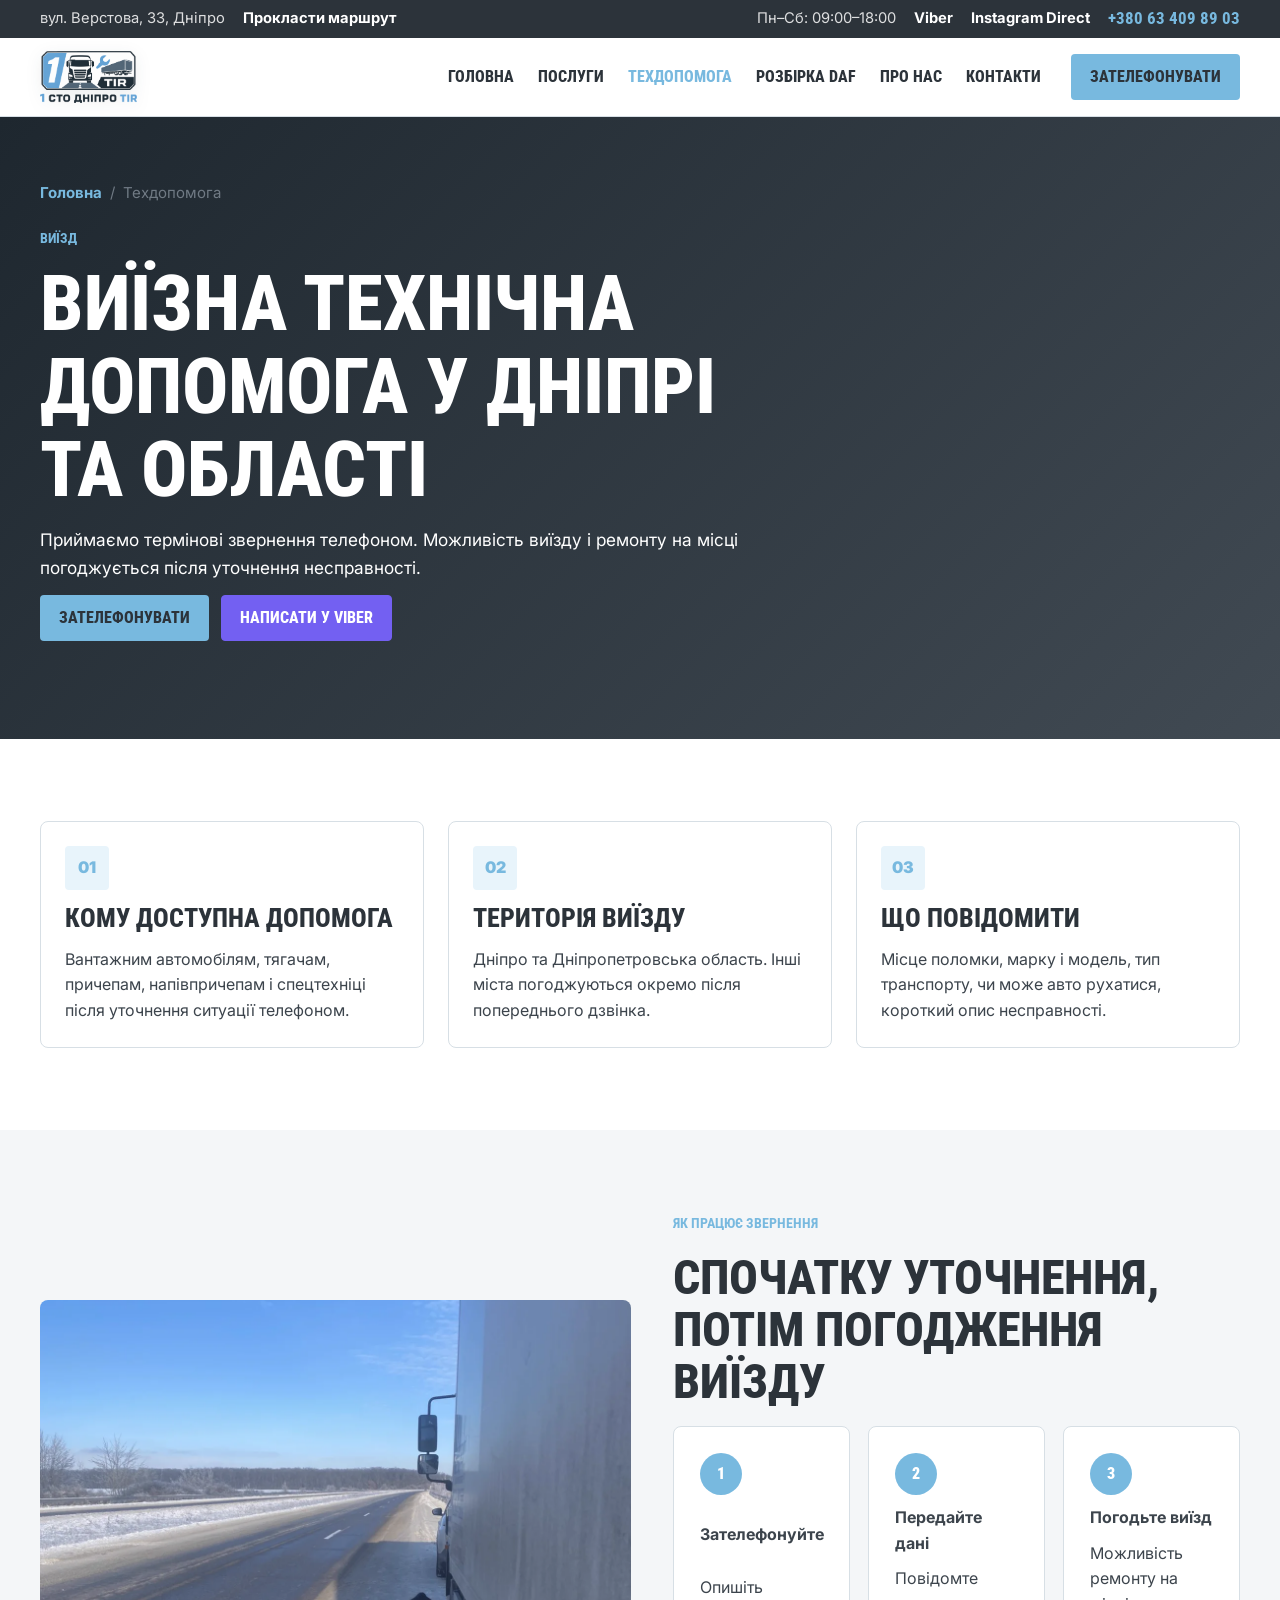
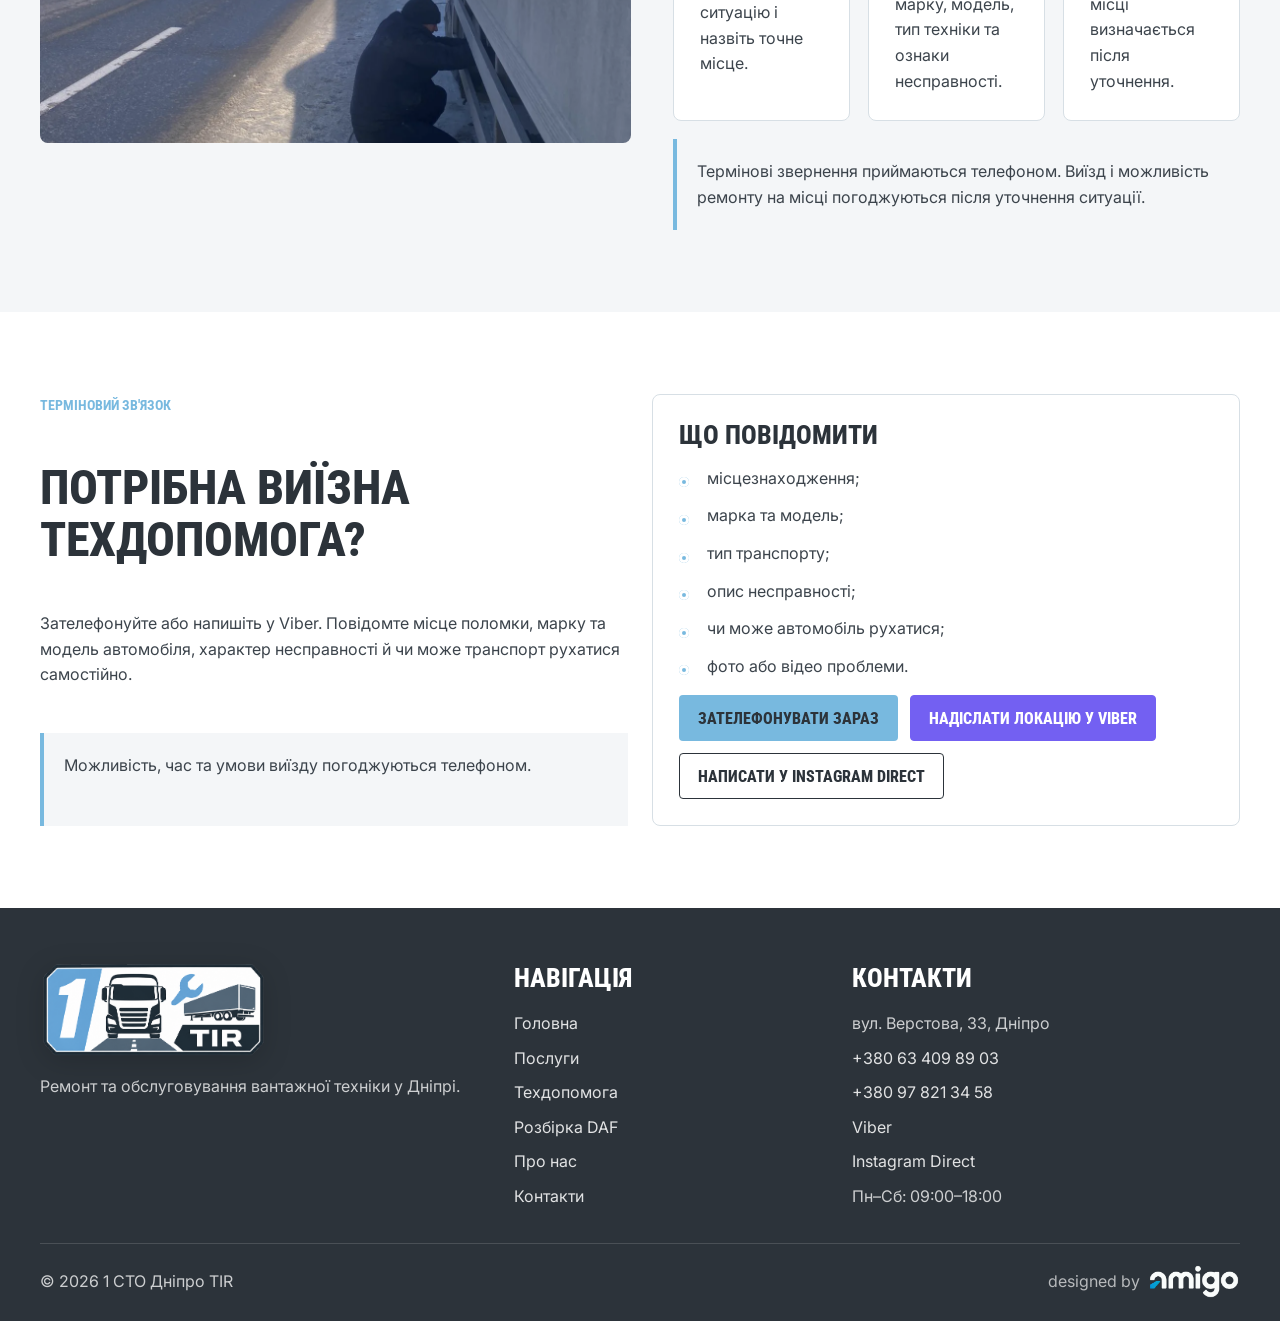
<file: vyizdna-tehdopomoga.html>
<!doctype html>
<html lang="uk">
<head>
  <meta charset="utf-8">
  <meta name="viewport" content="width=device-width, initial-scale=1">
  <title>Виїзна технічна допомога вантажівкам у Дніпрі</title>
  <meta name="description" content="Виїзна технічна допомога вантажним автомобілям у Дніпрі та області. Можливість і умови виїзду уточнюйте телефоном або у Viber.">
  <meta name="robots" content="index, follow">
  <link rel="canonical" href="https://1stodniprotir.com.ua/vyizdna-tehdopomoga">
  <meta property="og:type" content="website">
  <meta property="og:locale" content="uk_UA">
  <meta property="og:site_name" content="1 СТО Дніпро TIR">
  <meta property="og:title" content="Виїзна технічна допомога вантажівкам у Дніпрі">
  <meta property="og:description" content="Виїзна технічна допомога вантажним автомобілям у Дніпрі та області. Можливість і умови виїзду уточнюйте телефоном або у Viber.">
  <meta property="og:url" content="https://1stodniprotir.com.ua/vyizdna-tehdopomoga">
  <meta property="og:image" content="https://1stodniprotir.com.ua/assets/images/real/full/roadside-support-01.webp">
  <meta name="twitter:card" content="summary_large_image">
  <meta name="twitter:title" content="Виїзна технічна допомога вантажівкам у Дніпрі">
  <meta name="twitter:description" content="Виїзна технічна допомога вантажним автомобілям у Дніпрі та області. Можливість і умови виїзду уточнюйте телефоном або у Viber.">
  <meta name="twitter:image" content="https://1stodniprotir.com.ua/assets/images/real/full/roadside-support-01.webp">
  <link rel="icon" href="assets/icons/favicon.svg" type="image/svg+xml">
  <link rel="manifest" href="site.webmanifest">
  <link rel="preconnect" href="https://fonts.googleapis.com">
  <link rel="preconnect" href="https://fonts.gstatic.com" crossorigin>
  <link href="https://fonts.googleapis.com/css2?family=Inter:wght@400;600;700;800&family=Roboto+Condensed:wght@700;800;900&display=swap" rel="stylesheet">
  <link rel="stylesheet" href="assets/css/reset.css">
  <link rel="stylesheet" href="assets/css/variables.css">
  <link rel="stylesheet" href="assets/css/base.css">
  <link rel="stylesheet" href="assets/css/components.css">
  <link rel="stylesheet" href="assets/css/pages.css">
  <link rel="stylesheet" href="assets/css/responsive.css">
  <script type="module" src="assets/js/main.js"></script>
  <script type="application/ld+json">
  {
    "@context": "https://schema.org",
    "@graph": [
      {
        "@type": ["AutoRepair", "LocalBusiness"],
        "@id": "https://1stodniprotir.com.ua/#business",
        "name": "1 СТО Дніпро TIR",
        "url": "https://1stodniprotir.com.ua/",
        "logo": "https://1stodniprotir.com.ua/assets/images/logo.png",
        "image": "https://1stodniprotir.com.ua/assets/images/real/full/roadside-support-01.webp",
        "telephone": ["+380634098903", "+380978213458"],
        "address": {
          "@type": "PostalAddress",
          "streetAddress": "вул. Верстова, 33",
          "addressLocality": "Дніпро",
          "addressCountry": "UA"
        },
        "openingHoursSpecification": [
          {
            "@type": "OpeningHoursSpecification",
            "dayOfWeek": ["Monday", "Tuesday", "Wednesday", "Thursday", "Friday", "Saturday"],
            "opens": "09:00",
            "closes": "18:00"
          }
        ],
        "areaServed": ["Дніпро", "Дніпропетровська область"]
      },
      {
        "@type": "WebSite",
        "@id": "https://1stodniprotir.com.ua/#website",
        "url": "https://1stodniprotir.com.ua/",
        "name": "1 СТО Дніпро TIR",
        "inLanguage": "uk",
        "publisher": {
          "@id": "https://1stodniprotir.com.ua/#business"
        }
      },
      {
        "@type": "WebPage",
        "@id": "https://1stodniprotir.com.ua/vyizdna-tehdopomoga#webpage",
        "url": "https://1stodniprotir.com.ua/vyizdna-tehdopomoga",
        "name": "Виїзна технічна допомога вантажівкам у Дніпрі",
        "description": "Виїзна технічна допомога вантажним автомобілям у Дніпрі та області. Можливість і умови виїзду уточнюйте телефоном або у Viber.",
        "isPartOf": {
          "@id": "https://1stodniprotir.com.ua/#website"
        },
        "about": {
          "@id": "https://1stodniprotir.com.ua/#business"
        },
        "breadcrumb": {
          "@id": "https://1stodniprotir.com.ua/vyizdna-tehdopomoga#breadcrumb"
        },
        "inLanguage": "uk"
      },
      {
        "@type": "BreadcrumbList",
        "@id": "https://1stodniprotir.com.ua/vyizdna-tehdopomoga#breadcrumb",
        "itemListElement": [
          {
            "@type": "ListItem",
            "position": 1,
            "name": "Головна",
            "item": "https://1stodniprotir.com.ua/"
          },
          {
            "@type": "ListItem",
            "position": 2,
            "name": "Техдопомога",
            "item": "https://1stodniprotir.com.ua/vyizdna-tehdopomoga"
          }
        ]
      },
      {
        "@type": "Service",
        "@id": "https://1stodniprotir.com.ua/vyizdna-tehdopomoga#service",
        "name": "Виїзна технічна допомога вантажівкам у Дніпрі",
        "serviceType": "Виїзна технічна допомога вантажним автомобілям",
        "provider": {
          "@id": "https://1stodniprotir.com.ua/#business"
        },
        "areaServed": ["Дніпро", "Дніпропетровська область"],
        "url": "https://1stodniprotir.com.ua/vyizdna-tehdopomoga"
      }
    ]
  }
  </script>
</head>
<body data-page="roadside">
  <a class="skip-link" href="#main">Перейти до змісту</a>
  <div class="topbar"><div class="container topbar__inner"><div class="topbar__group"><span data-config="address">вул. Верстова, 33, Дніпро</span><a href="#" data-map-link target="_blank" rel="noopener">Прокласти маршрут</a></div><div class="topbar__group"><span data-config="schedule">Пн–Сб: 09:00–18:00</span><a href="#" data-viber-link>Viber</a><span data-optional-instagram><a href="#" data-instagram-link target="_blank" rel="noopener">Instagram Direct</a></span><a class="topbar__phone" href="tel:+380634098903" data-phone-primary>+380 63 409 89 03</a></div></div></div>
  <header class="site-header" data-header><div class="container site-header__inner"><a class="site-logo" href="index.html" aria-label="1 СТО Дніпро TIR - головна сторінка"><img class="site-logo__image" src="assets/images/logo.png" alt="1 СТО Дніпро TIR" width="1166" height="627"></a><button class="menu-toggle" type="button" aria-label="Відкрити меню" aria-expanded="false" data-menu-toggle><span class="menu-toggle__lines" aria-hidden="true"></span></button><nav class="site-nav" aria-label="Головна навігація" data-site-nav><ul class="site-nav__list"><li><a class="site-nav__link" href="index.html" data-nav-link="home">Головна</a></li><li><a class="site-nav__link" href="poslugy.html" data-nav-link="services">Послуги</a></li><li><a class="site-nav__link" href="vyizdna-tehdopomoga.html" data-nav-link="roadside">Техдопомога</a></li><li><a class="site-nav__link" href="rozbirka-daf.html" data-nav-link="daf">Розбірка DAF</a></li><li><a class="site-nav__link" href="pro-nas.html" data-nav-link="about">Про нас</a></li><li><a class="site-nav__link" href="kontakty.html" data-nav-link="contacts">Контакти</a></li></ul><a class="btn btn--primary" href="tel:+380634098903" data-phone-primary>Зателефонувати</a></nav></div></header>

  <main id="main">
    <section class="page-hero page-hero--roadside">
      <div class="container">
        <nav class="breadcrumbs" aria-label="Хлібні крихти"><a href="index.html">Головна</a><span>/</span><span aria-current="page">Техдопомога</span></nav>
        <div class="section__head">
          <span class="section__eyebrow">Виїзд</span>
          <h1>Виїзна технічна допомога у Дніпрі та області</h1>
          <p class="lead">Приймаємо термінові звернення телефоном. Можливість виїзду і ремонту на місці погоджується після уточнення несправності.</p>
          <div class="cta-row"><a class="btn btn--primary" href="tel:+380634098903" data-phone-primary>Зателефонувати</a><a class="btn btn--viber" href="#" data-viber-link>Написати у Viber</a></div>
        </div>
      </div>
    </section>

    <section class="section">
      <div class="container grid grid--3">
        <article class="card reveal"><span class="card__icon">01</span><h2 class="h3">Кому доступна допомога</h2><p>Вантажним автомобілям, тягачам, причепам, напівпричепам і спецтехніці після уточнення ситуації телефоном.</p></article>
        <article class="card reveal"><span class="card__icon">02</span><h2 class="h3">Територія виїзду</h2><p>Дніпро та Дніпропетровська область. Інші міста погоджуються окремо після попереднього дзвінка.</p></article>
        <article class="card reveal"><span class="card__icon">03</span><h2 class="h3">Що повідомити</h2><p>Місце поломки, марку і модель, тип транспорту, чи може авто рухатися, короткий опис несправності.</p></article>
      </div>
    </section>

    <section class="section section--light">
      <div class="container media-block">
        <div class="media-block__image reveal"><img src="assets/images/real/full/roadside-support-01.webp" width="1200" height="1600" loading="lazy" alt="Вантажівка на дорозі під час виїзної технічної допомоги"></div>
        <div class="stack reveal">
          <span class="section__eyebrow">Як працює звернення</span>
          <h2>Спочатку уточнення, потім погодження виїзду</h2>
          <ol class="steps">
            <li><strong>Зателефонуйте</strong><p>Опишіть ситуацію і назвіть точне місце.</p></li>
            <li><strong>Передайте дані</strong><p>Повідомте марку, модель, тип техніки та ознаки несправності.</p></li>
            <li><strong>Погодьте виїзд</strong><p>Можливість ремонту на місці визначається після уточнення.</p></li>
          </ol>
          <p class="note">Термінові звернення приймаються телефоном. Виїзд і можливість ремонту на місці погоджуються після уточнення ситуації.</p>
        </div>
      </div>
    </section>

    <section class="section" id="urgent-contact">
      <div class="container grid grid--2">
        <div class="stack reveal">
          <span class="section__eyebrow">Терміновий зв'язок</span>
          <h2>Потрібна виїзна техдопомога?</h2>
          <p>Зателефонуйте або напишіть у Viber. Повідомте місце поломки, марку та модель автомобіля, характер несправності й чи може транспорт рухатися самостійно.</p>
          <p class="note">Можливість, час та умови виїзду погоджуються телефоном.</p>
        </div>
        <div class="contacts-panel reveal">
          <h3>Що повідомити</h3>
          <ul class="text-list">
            <li>місцезнаходження;</li>
            <li>марка та модель;</li>
            <li>тип транспорту;</li>
            <li>опис несправності;</li>
            <li>чи може автомобіль рухатися;</li>
            <li>фото або відео проблеми.</li>
          </ul>
          <div class="cta-row">
            <a class="btn btn--primary" href="tel:+380634098903" data-phone-primary>Зателефонувати зараз</a>
            <a class="btn btn--viber" href="#" data-viber-link>Надіслати локацію у Viber</a>
            <span data-optional-instagram><a class="btn btn--ghost" href="#" data-instagram-link target="_blank" rel="noopener">Написати у Instagram Direct</a></span>
          </div>
        </div>
      </div>
    </section>
  </main>

  <footer class="site-footer"><div class="container"><div class="site-footer__grid"><div class="stack"><a class="footer-logo" href="index.html" aria-label="1 СТО Дніпро TIR - головна сторінка"><img class="footer-logo__image" src="assets/images/logo-footer.png" alt="1 СТО Дніпро TIR" width="1166" height="627" loading="lazy"></a><p>Ремонт та обслуговування вантажної техніки у Дніпрі.</p></div><div class="stack"><h3>Навігація</h3><ul class="footer-list"><li><a href="index.html">Головна</a></li><li><a href="poslugy.html">Послуги</a></li><li><a href="vyizdna-tehdopomoga.html">Техдопомога</a></li><li><a href="rozbirka-daf.html">Розбірка DAF</a></li><li><a href="pro-nas.html">Про нас</a></li><li><a href="kontakty.html">Контакти</a></li></ul></div><div class="stack"><h3>Контакти</h3><ul class="footer-list"><li data-config="address">вул. Верстова, 33, Дніпро</li><li><a href="tel:+380634098903" data-phone-primary>+380 63 409 89 03</a></li><li><a href="tel:+380978213458" data-phone-secondary>+380 97 821 34 58</a></li><li><a href="#" data-viber-link>Viber</a></li><li data-optional-instagram><a href="#" data-instagram-link target="_blank" rel="noopener">Instagram Direct</a></li><li data-config="schedule">Пн–Сб: 09:00–18:00</li></ul></div></div><div class="site-footer__bottom"><span>© <span data-current-year></span> 1 СТО Дніпро TIR</span><a class="site-footer__credit" href="https://amigostudio.pl/uk/" target="_blank" rel="noopener" aria-label="Designed by AMIGO"><span>designed by</span><img class="site-footer__credit-logo" src="assets/images/amigo-logo.png" width="628" height="238" loading="lazy" alt="AMIGO"></a></div></div></footer>
  <nav class="mobile-actions" aria-label="Швидкі дії">
    <a href="tel:+380634098903" data-phone-primary><span class="mobile-actions__icon" aria-hidden="true"><svg viewBox="0 0 24 24" focusable="false"><path d="M6.7 3.8 9 3.2l2.1 4.8-1.4 1c.9 1.8 2.3 3.2 4.1 4.1l1-1.4 4.8 2.1-.6 2.3c-.3 1.2-1.4 2-2.6 1.8C10.3 17.2 5 11.9 4.2 5.8 4 4.6 4.8 4.1 6.7 3.8Z"/></svg></span><span>Дзвінок</span></a>
    <a href="#" data-viber-link><span class="mobile-actions__icon" aria-hidden="true"><svg viewBox="0 0 24 24" focusable="false"><path d="M6.4 4.4C7.9 3.5 9.8 3 12 3s4.1.5 5.6 1.4C19.2 5.4 20 7 20 9.5c0 2.7-.9 4.6-2.7 5.8-1.3.9-3 1.3-5.1 1.4l-3.2 3v-3.2c-1.3-.2-2.4-.6-3.2-1.2C4 14.1 3.2 12.2 3.2 9.5c0-2.5.8-4.1 3.2-5.1Z"/><path d="M8.7 7.4c.4 2.8 2.1 4.7 4.9 5.4l1-1.1 2.1 1c-.3 1.3-1.4 2.1-2.9 1.8-3.4-.7-5.8-3.1-6.6-6.5-.3-1.5.5-2.6 1.8-2.9l1 2.1-1.3 1.2Z"/></svg></span><span>Viber</span></a>
    <a href="#" data-instagram-link data-optional-instagram target="_blank" rel="noopener"><span class="mobile-actions__icon" aria-hidden="true"><svg viewBox="0 0 24 24" focusable="false"><rect x="4" y="4" width="16" height="16" rx="4"/><circle cx="12" cy="12" r="3.25"/><circle cx="16.7" cy="7.3" r="1"/></svg></span><span>Instagram</span></a>
  </nav>
  <button class="top-link" type="button" data-scroll-top aria-label="Повернутися нагору">↑</button>
</body>
</html>
</file>
<file: assets/css/variables.css>
:root {
  --color-primary: #78b9df;
  --color-primary-hover: #5aa3cf;
  --color-primary-dark: #5aa3cf;
  --color-primary-soft: #e8f4fb;
  --color-primary-pale: #f3f9fd;
  --color-dark: #2c333a;
  --color-dark-soft: #414a53;
  --color-black: #1e272f;
  --color-text: #3c444c;
  --color-muted: #707a84;
  --color-white: #ffffff;
  --color-light: #f4f6f8;
  --color-surface: #eef2f5;
  --color-border: #d7dfe5;
  --color-focus: #2f7fae;
  --color-shadow: rgba(44, 51, 58, 0.12);
  --color-success: #217a45;
  --color-error: #b3261e;
  --container-width: 1200px;
  --font-heading: "Roboto Condensed", "Arial Narrow", Arial, sans-serif;
  --font-body: Inter, Roboto, "Segoe UI", Arial, sans-serif;
  --shadow-soft: 0 10px 28px var(--color-shadow);
  --shadow-header: 0 8px 20px rgba(44, 51, 58, 0.1);
  --radius-sm: 4px;
  --radius-md: 8px;
  --header-height: 78px;
}
</file>
<file: assets/css/base.css>
body {
  background: var(--color-white);
  color: var(--color-text);
  font-family: var(--font-body);
  font-size: 16px;
  line-height: 1.6;
}

body.menu-open {
  overflow: hidden;
}

.container {
  width: min(calc(100% - 32px), var(--container-width));
  margin-inline: auto;
}

.section {
  padding: 82px 0;
}

.section--light {
  background: var(--color-light);
}

.section--dark {
  background: var(--color-dark);
  color: var(--color-white);
}

.section__head {
  display: grid;
  gap: 14px;
  max-width: 760px;
  margin-bottom: 34px;
}

.section__eyebrow,
.eyebrow {
  color: var(--color-primary);
  font-family: var(--font-heading);
  font-size: 0.86rem;
  font-weight: 700;
  letter-spacing: 0;
  text-transform: uppercase;
}

h1,
h2,
h3,
.h1,
.h2,
.h3 {
  color: var(--color-dark);
  font-family: var(--font-heading);
  font-weight: 800;
  letter-spacing: 0;
  line-height: 1.08;
  text-transform: uppercase;
}

h1,
.h1 {
  font-size: clamp(2.25rem, 6vw, 5rem);
}

h2,
.h2 {
  font-size: clamp(1.9rem, 4vw, 3rem);
}

h3,
.h3 {
  font-size: clamp(1.25rem, 2.4vw, 1.65rem);
}

.section--dark h1,
.section--dark h2,
.section--dark h3 {
  color: var(--color-white);
}

p {
  max-width: 760px;
}

.lead {
  color: var(--color-muted);
  font-size: 1.08rem;
}

.section--dark .lead,
.section--dark p {
  color: rgba(255, 255, 255, 0.78);
}

.skip-link {
  position: fixed;
  left: 16px;
  top: 12px;
  z-index: 1000;
  transform: translateY(-160%);
  background: var(--color-primary);
  color: var(--color-white);
  padding: 10px 14px;
  border-radius: var(--radius-sm);
  font-weight: 700;
}

.skip-link:focus {
  transform: translateY(0);
}

.visually-hidden {
  position: absolute;
  width: 1px;
  height: 1px;
  overflow: hidden;
  clip: rect(0 0 0 0);
  white-space: nowrap;
}

.grid {
  display: grid;
  gap: 24px;
}

.grid--2 {
  grid-template-columns: repeat(2, minmax(0, 1fr));
}

.grid--3 {
  grid-template-columns: repeat(3, minmax(0, 1fr));
}

.stack {
  display: grid;
  gap: 18px;
}

.text-list {
  display: grid;
  gap: 12px;
  list-style: none;
}

.text-list li {
  position: relative;
  padding-left: 28px;
}

.text-list li::before {
  content: "";
  position: absolute;
  left: 0;
  top: 0.72em;
  width: 10px;
  height: 10px;
  border-radius: 50%;
  background: var(--color-primary);
  box-shadow: inset 0 0 0 3px var(--color-white);
}

.section--light .text-list li::before {
  box-shadow: inset 0 0 0 3px var(--color-light);
}

.check-list {
  display: grid;
  grid-template-columns: repeat(2, minmax(0, 1fr));
  gap: 12px 28px;
  list-style: none;
}

.check-list li {
  position: relative;
  padding-left: 30px;
}

.check-list li::before {
  content: "✓";
  position: absolute;
  left: 0;
  top: 0;
  color: var(--color-primary);
  font-weight: 900;
}

.reveal {
  opacity: 0;
  transform: translateY(18px);
  transition: opacity 520ms ease, transform 520ms ease;
}

.reveal.is-visible {
  opacity: 1;
  transform: translateY(0);
}

.top-link {
  position: fixed;
  right: 22px;
  bottom: 26px;
  z-index: 80;
  display: grid;
  place-items: center;
  width: 46px;
  height: 46px;
  border: 0;
  border-radius: 50%;
  background: var(--color-dark);
  color: var(--color-white);
  box-shadow: var(--shadow-soft);
  opacity: 0;
  pointer-events: none;
  transform: translateY(8px);
  transition: opacity 180ms ease, transform 180ms ease;
}

.top-link.is-visible {
  opacity: 1;
  pointer-events: auto;
  transform: translateY(0);
}
</file>
<file: assets/css/components.css>
.btn {
  display: inline-flex;
  align-items: center;
  justify-content: center;
  min-height: 46px;
  padding: 12px 18px;
  border: 1px solid transparent;
  border-radius: var(--radius-sm);
  font-family: var(--font-heading);
  font-weight: 800;
  letter-spacing: 0;
  line-height: 1.1;
  text-align: center;
  text-transform: uppercase;
  transition: background 160ms ease, border-color 160ms ease, color 160ms ease, transform 160ms ease;
}

.btn:hover {
  transform: translateY(-1px);
}

.btn--primary {
  background: var(--color-primary);
  color: var(--color-dark);
}

.btn--primary:hover {
  background: var(--color-primary-dark);
}

.btn--dark {
  background: var(--color-dark);
  color: var(--color-white);
}

.btn--ghost {
  border-color: currentColor;
  color: var(--color-dark);
}

.btn--viber {
  border-color: #7360f2;
  background: #7360f2;
  color: var(--color-white);
}

.btn--viber:hover {
  border-color: #5d4bd8;
  background: #5d4bd8;
}

.section--dark .btn--ghost,
.hero .btn--ghost {
  color: var(--color-white);
}

.topbar {
  background: var(--color-dark);
  color: rgba(255, 255, 255, 0.84);
  font-size: 0.92rem;
}

.topbar__inner {
  display: flex;
  align-items: center;
  justify-content: space-between;
  gap: 18px;
  min-height: 38px;
}

.topbar__group {
  display: flex;
  align-items: center;
  gap: 18px;
  min-width: 0;
}

.topbar a {
  color: var(--color-white);
  font-weight: 700;
}

.topbar__phone {
  color: var(--color-primary) !important;
  font-family: var(--font-heading);
  font-size: 1.08rem;
}

.site-header {
  position: sticky;
  top: 0;
  z-index: 100;
  background: rgba(255, 255, 255, 0.98);
  border-bottom: 1px solid var(--color-border);
  transition: box-shadow 180ms ease;
}

.site-header.is-scrolled {
  box-shadow: var(--shadow-header);
}

.site-header__inner {
  display: flex;
  align-items: center;
  justify-content: space-between;
  gap: 20px;
  min-height: var(--header-height);
}

.site-logo {
  display: inline-flex;
  align-items: center;
  flex: 0 0 auto;
}

.site-logo__image {
  display: block;
  width: auto;
  height: clamp(52px, 4vw, 64px);
  max-width: 164px;
  object-fit: contain;
  filter: drop-shadow(0 4px 8px rgba(30, 39, 47, 0.08));
  transition: height 180ms ease;
}

.site-header.is-scrolled .site-logo__image {
  height: clamp(48px, 3.5vw, 58px);
}

.site-nav {
  display: flex;
  align-items: center;
  gap: 20px;
}

.site-nav__list {
  display: flex;
  align-items: center;
  gap: 4px;
  list-style: none;
}

.site-nav__link {
  display: inline-flex;
  align-items: center;
  min-height: 44px;
  padding: 8px 10px;
  color: var(--color-dark);
  font-family: var(--font-heading);
  font-weight: 800;
  text-transform: uppercase;
}

.site-nav__link:hover,
.site-nav__link.is-active {
  color: var(--color-primary);
}

.menu-toggle {
  display: none;
  align-items: center;
  justify-content: center;
  width: 46px;
  height: 46px;
  border: 1px solid var(--color-border);
  border-radius: var(--radius-sm);
  background: var(--color-white);
  color: var(--color-dark);
}

.menu-toggle__lines,
.menu-toggle__lines::before,
.menu-toggle__lines::after {
  display: block;
  width: 20px;
  height: 2px;
  background: currentColor;
  transition: transform 180ms ease, opacity 180ms ease;
}

.menu-toggle__lines {
  position: relative;
}

.menu-toggle__lines::before,
.menu-toggle__lines::after {
  content: "";
  position: absolute;
  left: 0;
}

.menu-toggle__lines::before {
  top: -7px;
}

.menu-toggle__lines::after {
  top: 7px;
}

.menu-toggle[aria-expanded="true"] .menu-toggle__lines {
  transform: rotate(45deg);
}

.menu-toggle[aria-expanded="true"] .menu-toggle__lines::before {
  transform: translateY(7px) rotate(90deg);
}

.menu-toggle[aria-expanded="true"] .menu-toggle__lines::after {
  opacity: 0;
}

.hero {
  position: relative;
  min-height: 720px;
  display: grid;
  align-items: center;
  overflow: hidden;
  background: var(--color-dark);
  color: var(--color-white);
}

.hero::before {
  content: "";
  position: absolute;
  inset: 0;
  z-index: 1;
  background:
    linear-gradient(
      90deg,
      rgba(30, 39, 47, 0.94) 0%,
      rgba(41, 61, 74, 0.78) 48%,
      rgba(65, 111, 139, 0.34) 100%
    ),
    linear-gradient(
      0deg,
      rgba(44, 51, 58, 0.88) 0%,
      rgba(44, 51, 58, 0) 44%
    );
}

.hero__image {
  position: absolute;
  inset: 0;
  width: 100%;
  height: 100%;
  object-fit: cover;
  object-position: center;
}

.hero__content {
  position: relative;
  z-index: 2;
  display: grid;
  gap: 22px;
  max-width: 980px;
  padding: 86px 0 74px;
}

.hero h1,
.hero .lead {
  color: var(--color-white);
}

.hero h1 {
  max-width: 920px;
}

.hero .lead {
  max-width: 720px;
  font-size: 1.18rem;
}

.hero__actions,
.cta-row {
  display: flex;
  flex-wrap: wrap;
  gap: 12px;
}

.hero__phone {
  display: inline-flex;
  width: fit-content;
  color: var(--color-white);
  font-family: var(--font-heading);
  font-size: clamp(2rem, 4.5vw, 3.35rem);
  font-weight: 900;
  line-height: 1;
}

.brand-strip {
  border-bottom: 1px solid var(--color-border);
  background: var(--color-white);
  padding: 34px 0;
}

.brand-strip__inner {
  display: grid;
  grid-template-columns: repeat(5, 1fr);
  gap: 12px;
}

.brand-strip__item {
  display: grid;
  place-items: center;
  min-height: 148px;
  padding: 18px 20px;
  border: 0;
  border-radius: var(--radius-md);
  background: transparent;
  transition: background-color 160ms ease, box-shadow 160ms ease, transform 160ms ease;
}

.brand-strip__item:hover {
  background: var(--color-primary-pale);
  box-shadow: 0 12px 30px rgba(44, 51, 58, 0.12);
  transform: translateY(-2px);
}

.brand-strip__item img {
  width: 100%;
  height: 92px;
  object-fit: contain;
  transition: filter 160ms ease, transform 160ms ease;
}

.brand-strip__item:hover img {
  filter: saturate(1.12) contrast(1.08);
  transform: scale(1.06);
}

.brand-strip__item[aria-label="MAN"] img,
.brand-strip__item[aria-label="Volvo"] img,
.brand-strip__item[aria-label="Scania"] img {
  height: 106px;
}

.card {
  display: grid;
  gap: 14px;
  min-height: 100%;
  padding: 24px;
  border: 1px solid var(--color-border);
  border-radius: var(--radius-md);
  background: var(--color-white);
  transition: border-color 160ms ease, transform 160ms ease, box-shadow 160ms ease;
}

.card:hover {
  border-color: var(--color-primary);
  box-shadow: var(--shadow-soft);
  transform: translateY(-2px);
}

.card__icon {
  display: grid;
  place-items: center;
  width: 44px;
  height: 44px;
  border-radius: var(--radius-sm);
  background: var(--color-primary-soft);
  color: var(--color-primary);
  font-weight: 900;
}

.card a {
  color: var(--color-primary);
  font-family: var(--font-heading);
  font-weight: 800;
  text-transform: uppercase;
}

.media-block {
  display: grid;
  grid-template-columns: 1.02fr 0.98fr;
  gap: 42px;
  align-items: center;
}

.media-block__image {
  overflow: hidden;
  border-radius: var(--radius-md);
  background: var(--color-light);
}

.media-block__image img {
  width: 100%;
  aspect-ratio: 4 / 3;
  object-fit: cover;
}

.note {
  padding: 20px;
  border-left: 4px solid var(--color-primary);
  background: var(--color-light);
  color: var(--color-text);
}

.stats-row {
  display: grid;
  grid-template-columns: repeat(3, minmax(0, 1fr));
  gap: 18px;
}

.stat {
  padding: 22px;
  border: 1px solid var(--color-border);
  border-radius: var(--radius-md);
  background: var(--color-white);
}

.stat strong {
  display: block;
  color: var(--color-dark);
  font-family: var(--font-heading);
  font-size: 1.35rem;
  text-transform: uppercase;
}

.gallery {
  display: grid;
  grid-template-columns: repeat(4, minmax(0, 1fr));
  gap: 14px;
}

.gallery__button {
  position: relative;
  overflow: hidden;
  padding: 0;
  border: 0;
  border-radius: var(--radius-md);
  aspect-ratio: 3 / 4;
  background: var(--color-surface);
  cursor: pointer;
}

.gallery__button img,
.gallery__button video {
  display: block;
  width: 100%;
  height: 100%;
  object-fit: cover;
  transition: transform 220ms ease, opacity 220ms ease;
}

.gallery__button:hover img,
.gallery__button:hover video {
  transform: scale(1.025);
}

.gallery__button::after {
  content: "";
  position: absolute;
  inset: 0;
  background: rgba(44, 51, 58, 0);
  transition: background 220ms ease;
  pointer-events: none;
}

.gallery__button:hover::after {
  background: rgba(44, 51, 58, 0.12);
}

.gallery__button--wide {
  aspect-ratio: 4 / 3;
}

.gallery__button--tall {
  aspect-ratio: 9 / 16;
}

.gallery__play {
  position: absolute;
  inset: 50% auto auto 50%;
  z-index: 1;
  width: 48px;
  height: 48px;
  border-radius: 50%;
  background: rgba(255, 255, 255, 0.9);
  transform: translate(-50%, -50%);
  pointer-events: none;
}

.gallery__play::before {
  content: "";
  position: absolute;
  top: 50%;
  left: 52%;
  width: 0;
  height: 0;
  border-top: 10px solid transparent;
  border-bottom: 10px solid transparent;
  border-left: 15px solid var(--color-dark);
  transform: translate(-50%, -50%);
}

.lightbox {
  position: fixed;
  inset: 0;
  z-index: 1000;
  display: none;
  align-items: center;
  justify-content: center;
  padding: 24px;
  background: rgba(17, 17, 17, 0.9);
}

.lightbox.is-open {
  display: flex;
}

.lightbox img,
.lightbox video {
  max-width: min(94vw, 1280px);
  max-height: 82vh;
  width: auto;
  height: auto;
  border-radius: var(--radius-sm);
  object-fit: contain;
}

.lightbox__button {
  position: absolute;
  display: grid;
  place-items: center;
  width: 48px;
  height: 48px;
  border: 1px solid rgba(255, 255, 255, 0.38);
  border-radius: 50%;
  background: rgba(17, 17, 17, 0.5);
  color: var(--color-white);
  font-size: 1.5rem;
}

.lightbox__close {
  top: 20px;
  right: 20px;
}

.lightbox__prev {
  left: 20px;
}

.lightbox__next {
  right: 20px;
}

.faq {
  display: grid;
  gap: 12px;
}

.faq__item {
  border: 1px solid var(--color-border);
  border-radius: var(--radius-md);
  background: var(--color-white);
  overflow: hidden;
}

.faq__button {
  display: flex;
  align-items: center;
  justify-content: space-between;
  gap: 16px;
  width: 100%;
  min-height: 58px;
  padding: 16px 20px;
  border: 0;
  background: transparent;
  color: var(--color-dark);
  font-weight: 800;
  text-align: left;
}

.faq__button::after {
  content: "+";
  flex: 0 0 auto;
  color: var(--color-primary);
  font-size: 1.35rem;
  font-weight: 900;
}

.faq__button[aria-expanded="true"]::after {
  content: "−";
}

.faq__panel {
  display: grid;
  grid-template-rows: 0fr;
  transition: grid-template-rows 180ms ease;
}

.faq__button[aria-expanded="true"] + .faq__panel {
  grid-template-rows: 1fr;
}

.faq__content {
  overflow: hidden;
}

.faq__content p {
  padding: 0 20px 18px;
}

.contacts-panel {
  display: grid;
  gap: 16px;
  padding: 26px;
  border: 1px solid var(--color-border);
  border-radius: var(--radius-md);
  background: var(--color-white);
}

.contacts-panel--compact {
  gap: 22px;
}

.contacts-panel__main {
  display: grid;
  grid-template-columns: minmax(0, 1fr) auto;
  gap: 22px;
  align-items: center;
}

.contacts-panel__main h2 {
  max-width: 620px;
}

.contacts-panel__details {
  display: grid;
  grid-template-columns: repeat(3, minmax(0, 1fr));
  gap: 16px 22px;
  padding-top: 20px;
  border-top: 1px solid var(--color-border);
}

.contact-actions {
  display: flex;
  flex-wrap: wrap;
  justify-content: flex-end;
  gap: 10px;
}

.contact-action {
  display: inline-flex;
  align-items: center;
  gap: 9px;
  min-height: 44px;
  padding: 8px 12px 8px 10px;
  border: 1px solid var(--color-border);
  border-radius: var(--radius-sm);
  background: var(--color-white);
  color: var(--color-dark);
  font-family: var(--font-heading);
  font-size: 0.94rem;
  font-weight: 900;
  line-height: 1;
  text-transform: uppercase;
  transition: border-color 160ms ease, box-shadow 160ms ease, transform 160ms ease;
}

.contact-action:hover {
  border-color: var(--color-primary);
  box-shadow: 0 8px 18px rgba(44, 51, 58, 0.1);
  transform: translateY(-1px);
}

.contact-action__icon {
  display: grid;
  place-items: center;
  flex: 0 0 auto;
  width: 30px;
  height: 30px;
  border-radius: 50%;
  background: var(--color-primary);
  color: var(--color-dark);
}

.contact-action__icon svg,
.mobile-actions__icon svg {
  display: block;
  width: 18px;
  height: 18px;
  fill: none;
  stroke: currentColor;
  stroke-linecap: round;
  stroke-linejoin: round;
  stroke-width: 1.8;
}

.contact-action--viber .contact-action__icon {
  background: #7360f2;
  color: var(--color-white);
}

.contact-action--instagram .contact-action__icon {
  background: linear-gradient(135deg, #f58529 0%, #dd2a7b 48%, #8134af 100%);
  color: var(--color-white);
}

.contact-action--map .contact-action__icon {
  background: var(--color-dark);
  color: var(--color-white);
}

.contact-action[hidden] {
  display: none;
}

.contact-card-grid {
  display: grid;
  grid-template-columns: repeat(3, minmax(0, 1fr));
  gap: 18px;
}

.contact-card {
  display: grid;
  align-content: start;
  gap: 14px;
  min-height: 100%;
  padding: 24px;
  border: 1px solid var(--color-border);
  border-radius: var(--radius-md);
  background: var(--color-white);
}

.contact-card__icon {
  display: grid;
  place-items: center;
  width: 48px;
  height: 48px;
  border-radius: var(--radius-sm);
  background: var(--color-primary-soft);
  color: var(--color-dark-soft);
}

.contact-line {
  display: grid;
  gap: 4px;
}

.contact-line span {
  color: var(--color-muted);
  font-size: 0.92rem;
}

.contact-line a,
.contact-line strong {
  color: var(--color-dark);
  font-weight: 800;
}

.map-box {
  min-height: 360px;
  display: grid;
  place-items: center;
  padding: 28px;
  border: 1px solid var(--color-border);
  border-radius: var(--radius-md);
  background:
    linear-gradient(135deg, rgba(120, 185, 223, 0.18), transparent 34%),
    repeating-linear-gradient(90deg, rgba(32, 33, 36, 0.07) 0 1px, transparent 1px 44px),
    repeating-linear-gradient(0deg, rgba(32, 33, 36, 0.07) 0 1px, transparent 1px 44px),
    var(--color-light);
  text-align: center;
}

.breadcrumbs {
  display: flex;
  flex-wrap: wrap;
  gap: 8px;
  margin-bottom: 22px;
  color: var(--color-muted);
  font-size: 0.94rem;
}

.breadcrumbs a {
  color: var(--color-primary);
  font-weight: 700;
}

.page-hero {
  padding: 64px 0;
  background: linear-gradient(135deg, var(--color-black), var(--color-dark-soft));
  color: var(--color-white);
}

.page-hero--roadside {
  background: linear-gradient(135deg, var(--color-black), var(--color-dark-soft));
}

.page-hero--daf {
  background: linear-gradient(135deg, var(--color-black), var(--color-dark-soft));
}

.page-hero h1,
.page-hero .lead {
  color: var(--color-white);
}

.site-footer {
  background: var(--color-dark);
  color: rgba(255, 255, 255, 0.76);
  padding: 56px 0 22px;
}

.site-footer__grid {
  display: grid;
  grid-template-columns: minmax(0, 1.15fr) minmax(160px, 0.8fr) minmax(220px, 1fr);
  gap: 28px;
  align-items: start;
}

.site-footer .stack {
  align-content: start;
}

.site-footer h2,
.site-footer h3 {
  color: var(--color-white);
}

.footer-logo {
  display: inline-flex;
  align-items: center;
  justify-self: start;
  width: fit-content;
}

.footer-logo__image {
  display: block;
  width: auto;
  height: 92px;
  max-width: 230px;
  object-fit: contain;
  filter: drop-shadow(0 6px 14px rgba(0, 0, 0, 0.16));
}

.site-footer a {
  color: rgba(255, 255, 255, 0.86);
}

.site-footer a:hover {
  color: var(--color-primary);
}

.footer-list {
  display: grid;
  gap: 9px;
  list-style: none;
}

.footer-list li {
  min-height: 1.5em;
}

.site-footer__bottom {
  display: flex;
  align-items: center;
  justify-content: space-between;
  gap: 18px;
  margin-top: 34px;
  padding-top: 20px;
  border-top: 1px solid rgba(255, 255, 255, 0.14);
}

.site-footer__credit {
  display: inline-flex;
  align-items: center;
  gap: 8px;
  white-space: nowrap;
}

.site-footer__credit span {
  color: rgba(255, 255, 255, 0.66);
}

.site-footer__credit-logo {
  display: block;
  width: 92px;
  height: auto;
  object-fit: contain;
}

.mobile-actions {
  position: fixed;
  left: 0;
  right: 0;
  bottom: 0;
  z-index: 90;
  display: none;
  grid-template-columns: repeat(3, 1fr);
  padding: 8px 8px calc(8px + env(safe-area-inset-bottom));
  background: var(--color-dark);
  box-shadow: 0 -8px 20px rgba(17, 17, 17, 0.16);
}

.mobile-actions a {
  display: inline-flex;
  flex-direction: column;
  align-items: center;
  justify-content: center;
  gap: 4px;
  min-height: 56px;
  color: var(--color-white);
  font-family: var(--font-heading);
  font-size: 0.75rem;
  font-weight: 900;
  line-height: 1;
  text-transform: uppercase;
}

.mobile-actions__icon {
  display: grid;
  place-items: center;
  width: 22px;
  height: 22px;
  border-radius: 50%;
  background: rgba(255, 255, 255, 0.1);
}

.hero--poster {
  min-height: 620px;
  align-items: stretch;
  background: var(--color-dark);
}

.hero--poster::before {
  background:
    linear-gradient(
      90deg,
      rgba(30, 39, 47, 0.68) 0%,
      rgba(41, 61, 74, 0.42) 46%,
      rgba(65, 111, 139, 0.08) 100%
    ),
    linear-gradient(
      0deg,
      rgba(44, 51, 58, 0.66) 0%,
      rgba(44, 51, 58, 0.16) 38%,
      rgba(44, 51, 58, 0) 70%
    );
}

.hero--poster .hero__image {
  object-position: center;
  opacity: 1;
}

.hero--poster .hero__content {
  display: flex;
  flex-direction: column;
  align-items: flex-start;
  min-height: 620px;
  max-width: none;
  gap: 24px;
  padding: 56px 0 42px;
}

.hero__poster-head {
  display: grid;
  gap: 14px;
  max-width: 920px;
}

.hero__brand {
  color: var(--color-white);
  font-family: var(--font-heading);
  font-size: clamp(3.2rem, 8vw, 6.8rem);
  font-weight: 900;
  line-height: 0.9;
  text-shadow: 0 5px 18px rgba(30, 39, 47, 0.34);
  text-transform: uppercase;
}

.hero__brand span {
  color: var(--color-primary);
}

.hero__headline-note {
  color: var(--color-primary-soft);
  font-family: var(--font-heading);
  font-size: clamp(1.5rem, 3.4vw, 3.2rem);
  font-weight: 900;
  line-height: 1;
  text-shadow: 0 4px 14px rgba(30, 39, 47, 0.38);
  text-transform: uppercase;
}

.hero__city {
  width: fit-content;
  color: var(--color-white);
  font-family: var(--font-heading);
  font-size: clamp(1.35rem, 3vw, 2.45rem);
  font-weight: 900;
  line-height: 1;
  text-shadow: 0 4px 14px rgba(30, 39, 47, 0.34);
  text-transform: uppercase;
}

.hero__poster-contact {
  display: grid;
  gap: 18px;
  justify-items: start;
  max-width: 760px;
  margin-top: auto;
  color: var(--color-white);
}

.hero__phones {
  display: flex;
  flex-wrap: wrap;
  justify-content: flex-start;
  gap: 10px 26px;
}

.hero--poster .hero__phone {
  font-size: clamp(1.8rem, 3.6vw, 3.1rem);
  text-shadow: 0 4px 12px rgba(30, 39, 47, 0.28);
}

.hero--poster .hero__actions {
  justify-content: flex-start;
  width: min(100%, 620px);
}

.hero--poster .hero__actions [data-optional-instagram]:not([hidden]) {
  display: contents;
}

.hero--poster .hero__actions .btn {
  flex: 1 1 180px;
}

.mobile-actions a + a {
  border-left: 1px solid rgba(255, 255, 255, 0.18);
}

.mobile-actions a:first-child {
  color: var(--color-primary);
}

.mobile-actions a:first-child .mobile-actions__icon {
  background: var(--color-primary);
  color: var(--color-dark);
}

.mobile-actions a:nth-child(2) .mobile-actions__icon {
  background: #7360f2;
  color: var(--color-white);
}

.mobile-actions a:nth-child(3) .mobile-actions__icon {
  background: linear-gradient(135deg, #f58529 0%, #dd2a7b 48%, #8134af 100%);
  color: var(--color-white);
}
</file>
<file: assets/css/pages.css>
.about-split {
  display: grid;
  grid-template-columns: 0.82fr 1.18fr;
  gap: 44px;
  align-items: start;
}

.feature-band {
  display: grid;
  grid-template-columns: 1fr 1fr;
  gap: 1px;
  background: var(--color-border);
  border: 1px solid var(--color-border);
  border-radius: var(--radius-md);
  overflow: hidden;
}

.feature-band__item {
  display: grid;
  gap: 10px;
  padding: 26px;
  background: var(--color-white);
}

.feature-band__item strong {
  color: var(--color-dark);
  font-family: var(--font-heading);
  font-size: 1.25rem;
  text-transform: uppercase;
}

.service-detail {
  display: grid;
  grid-template-columns: 0.8fr 1.2fr;
  gap: 28px;
  align-items: center;
  padding: 28px;
  border: 1px solid var(--color-border);
  border-radius: var(--radius-md);
  background: var(--color-white);
}

.service-detail img {
  width: 100%;
  aspect-ratio: 4 / 3;
  border-radius: var(--radius-sm);
  object-fit: cover;
}

.steps {
  counter-reset: steps;
  display: grid;
  grid-template-columns: repeat(3, minmax(0, 1fr));
  gap: 18px;
  list-style: none;
}

.steps li {
  position: relative;
  display: grid;
  gap: 10px;
  min-height: 100%;
  padding: 26px;
  border: 1px solid var(--color-border);
  border-radius: var(--radius-md);
  background: var(--color-white);
}

.steps li::before {
  counter-increment: steps;
  content: counter(steps);
  display: grid;
  place-items: center;
  width: 42px;
  height: 42px;
  border-radius: 50%;
  background: var(--color-primary);
  color: var(--color-white);
  font-family: var(--font-heading);
  font-weight: 900;
}

.two-column-list {
  columns: 2;
  column-gap: 38px;
  list-style: none;
}

.two-column-list li {
  break-inside: avoid;
  position: relative;
  margin-bottom: 12px;
  padding-left: 28px;
}

.two-column-list li::before {
  content: "✓";
  position: absolute;
  left: 0;
  top: 0;
  color: var(--color-primary);
  font-weight: 900;
}

.review-placeholder {
  padding: 32px;
  border: 1px dashed var(--color-border);
  border-radius: var(--radius-md);
  background: var(--color-white);
  color: var(--color-muted);
}

.section-cta {
  margin-top: 28px;
}

.legal-content {
  display: grid;
  gap: 22px;
  max-width: 860px;
}

.legal-content h2 {
  margin-top: 10px;
  font-size: clamp(1.35rem, 3vw, 2rem);
}

.simple-page {
  min-height: 62vh;
  display: grid;
  align-items: center;
  padding: 76px 0;
}
</file>
<file: assets/css/responsive.css>
@media (max-width: 1080px) {
  .site-nav {
    gap: 12px;
  }

  .site-nav__link {
    padding-inline: 8px;
  }

  .grid--3,
  .steps,
  .contact-card-grid {
    grid-template-columns: repeat(2, minmax(0, 1fr));
  }

  .gallery {
    grid-template-columns: repeat(3, minmax(0, 1fr));
  }

  .site-footer__grid {
    grid-template-columns: 1fr 1fr;
  }
}

@media (max-width: 880px) {
  .topbar__group:first-child span {
    display: none;
  }

  .site-header__inner {
    min-height: 70px;
  }

  .site-logo__image {
    height: 64px;
    max-width: 156px;
  }

  .site-header.is-scrolled .site-logo__image {
    height: 58px;
  }

  .menu-toggle {
    display: inline-flex;
  }

  .site-nav {
    position: absolute;
    top: 100%;
    right: 0;
    left: 0;
    display: grid;
    gap: 18px;
    padding: 20px 16px 24px;
    background: var(--color-dark);
    box-shadow: var(--shadow-header);
    opacity: 0;
    pointer-events: none;
    transform: translateY(-10px);
    transition: opacity 180ms ease, transform 180ms ease;
  }

  .site-nav.is-open {
    opacity: 1;
    pointer-events: auto;
    transform: translateY(0);
  }

  .site-nav__list {
    display: grid;
    gap: 2px;
  }

  .site-nav__link {
    color: var(--color-white);
  }

  .site-nav .btn {
    width: 100%;
  }

  .hero {
    min-height: 660px;
  }

  .hero::before {
    background:
      linear-gradient(90deg, rgba(30, 39, 47, 0.92), rgba(41, 61, 74, 0.76)),
      linear-gradient(0deg, rgba(44, 51, 58, 0.84), rgba(44, 51, 58, 0));
  }

  .hero__content {
    max-width: 760px;
  }

  .hero--poster {
    min-height: 600px;
  }

  .hero--poster::before {
    background:
      linear-gradient(
        90deg,
        rgba(30, 39, 47, 0.72) 0%,
        rgba(41, 61, 74, 0.5) 62%,
        rgba(65, 111, 139, 0.16) 100%
      ),
      linear-gradient(
        0deg,
        rgba(44, 51, 58, 0.68) 0%,
        rgba(44, 51, 58, 0.12) 72%
      );
  }

  .hero--poster .hero__content {
    min-height: 600px;
    max-width: none;
  }

  .hero__poster-head {
    gap: 12px;
  }

  .hero__phones {
    justify-content: start;
  }

  .hero__poster-contact {
    max-width: 620px;
  }

  .brand-strip__inner {
    grid-template-columns: repeat(3, minmax(0, 1fr));
  }

  .grid--2,
  .media-block,
  .about-split,
  .feature-band,
  .service-detail {
    grid-template-columns: 1fr;
  }

  .contacts-panel__main {
    grid-template-columns: 1fr;
  }

  .contact-actions {
    justify-content: flex-start;
  }

  .contacts-panel__details {
    grid-template-columns: repeat(2, minmax(0, 1fr));
  }

  .stats-row {
    grid-template-columns: 1fr;
  }

  .top-link {
    bottom: 26px;
  }
}

@media (min-width: 768px) and (max-width: 1366px) {
  .hero--poster {
    min-height: clamp(600px, 64vh, 660px);
  }

  .hero--poster .hero__content {
    display: flex;
    flex-direction: column;
    align-items: flex-start;
    min-height: clamp(600px, 64vh, 660px);
    padding-top: clamp(52px, 7vh, 82px);
    padding-bottom: clamp(42px, 6vh, 72px);
    gap: clamp(22px, 2.6vw, 34px);
  }

  .hero__poster-head {
    max-width: min(100%, 800px);
    gap: clamp(10px, 1.4vw, 16px);
  }

  .hero__brand {
    font-size: clamp(3.25rem, 7vw, 5.9rem);
    line-height: 0.92;
    text-wrap: balance;
  }

  .hero__headline-note {
    max-width: 720px;
    font-size: clamp(1.45rem, 2.8vw, 2.75rem);
    line-height: 1.02;
    text-wrap: balance;
  }

  .hero__city {
    font-size: clamp(1.25rem, 2.2vw, 2rem);
    line-height: 1.05;
  }

  .hero__poster-contact {
    display: flex;
    flex-direction: column;
    align-items: flex-start;
    width: min(100%, 680px);
    max-width: 680px;
    margin-top: auto;
    gap: clamp(16px, 2vw, 24px);
  }

  .hero__actions {
    order: 2;
    width: min(100%, 640px);
    margin: 0;
    gap: 12px;
  }

  .hero--poster .hero__actions .btn {
    flex: 0 1 auto;
    min-height: 48px;
    white-space: nowrap;
  }

  .hero__phones {
    order: 1;
    gap: 10px 22px;
  }

  .hero--poster .hero__phone {
    font-size: clamp(1.35rem, 2.4vw, 2.35rem);
    line-height: 1.12;
    white-space: nowrap;
  }
}

@media (max-width: 640px) {
  .container {
    width: min(calc(100% - 24px), var(--container-width));
  }

  .section {
    padding: 58px 0;
  }

  .topbar__inner {
    justify-content: center;
  }

  .topbar__group:first-child,
  .topbar__group [data-config="schedule"],
  .topbar__group [data-viber-link] {
    display: none;
  }

  .site-header__inner {
    gap: 12px;
  }

  .site-logo__image {
    height: 52px;
    max-width: 118px;
  }

  .site-header.is-scrolled .site-logo__image {
    height: 48px;
  }

  .footer-logo__image {
    height: 74px;
    max-width: 168px;
  }

  .hero {
    min-height: 680px;
  }

  .hero__content {
    gap: 18px;
    padding: 58px 0;
  }

  .hero__actions,
  .cta-row {
    display: grid;
  }

  .hero--poster {
    min-height: clamp(500px, 70svh, 530px);
  }

  .hero--poster::before {
    background:
      linear-gradient(
        90deg,
        rgba(30, 39, 47, 0.78) 0%,
        rgba(41, 61, 74, 0.56) 100%
      ),
      linear-gradient(
        0deg,
        rgba(44, 51, 58, 0.72) 0%,
        rgba(44, 51, 58, 0.18) 72%
      );
  }

  .hero--poster .hero__content {
    min-height: clamp(500px, 70svh, 530px);
    padding: 34px 0 20px;
  }

  .hero--poster .hero__image {
    height: calc(100% + 28px);
    transform: translateY(-18px);
  }

  .hero__poster-contact {
    gap: 14px;
    margin-top: clamp(112px, 30vw, 154px);
    max-width: none;
    width: 100%;
  }

  .hero__phones {
    display: grid;
    gap: 8px;
  }

  .hero--poster .hero__actions {
    width: 100%;
  }

  .btn {
    width: 100%;
  }

  .gallery {
    grid-template-columns: repeat(2, minmax(0, 1fr));
  }

  .contact-actions {
    display: grid;
    grid-template-columns: repeat(2, minmax(0, 1fr));
  }

  .contact-action {
    justify-content: center;
  }

  .contacts-panel__details {
    grid-template-columns: 1fr;
  }

  .grid--3,
  .steps,
  .check-list,
  .contact-card-grid {
    grid-template-columns: 1fr;
  }

  .brand-strip__inner {
    display: flex;
    gap: 12px;
    margin-inline: -12px;
    padding-inline: 12px;
    overflow-x: auto;
    overscroll-behavior-x: contain;
    scroll-padding-inline: 12px;
    scroll-snap-type: x proximity;
    -webkit-overflow-scrolling: touch;
  }

  .brand-strip__item {
    flex: 0 0 min(64vw, 240px);
    min-height: 126px;
    padding: 14px 18px;
    scroll-snap-align: start;
  }

  .brand-strip__item img {
    height: 82px;
  }

  .brand-strip__item[aria-label="MAN"] img,
  .brand-strip__item[aria-label="Volvo"] img,
  .brand-strip__item[aria-label="Scania"] img {
    height: 94px;
  }

  .brand-strip {
    padding: 16px 0 28px;
  }

  .two-column-list {
    columns: 1;
  }

  .contacts-panel,
  .card,
  .service-detail,
  .feature-band__item {
    padding: 20px;
  }

  .site-footer__grid {
    grid-template-columns: 1fr;
  }

  .site-footer__bottom {
    align-items: flex-start;
    flex-direction: column;
  }

  .mobile-actions {
    display: grid;
  }

  body {
    padding-bottom: calc(72px + env(safe-area-inset-bottom));
  }

  .top-link {
    bottom: 86px;
  }

  .lightbox {
    padding: 12px;
  }

  .lightbox__button {
    width: 44px;
    height: 44px;
  }
}

@media (max-width: 360px) {
  .gallery {
    grid-template-columns: 1fr;
  }
}
</file>
